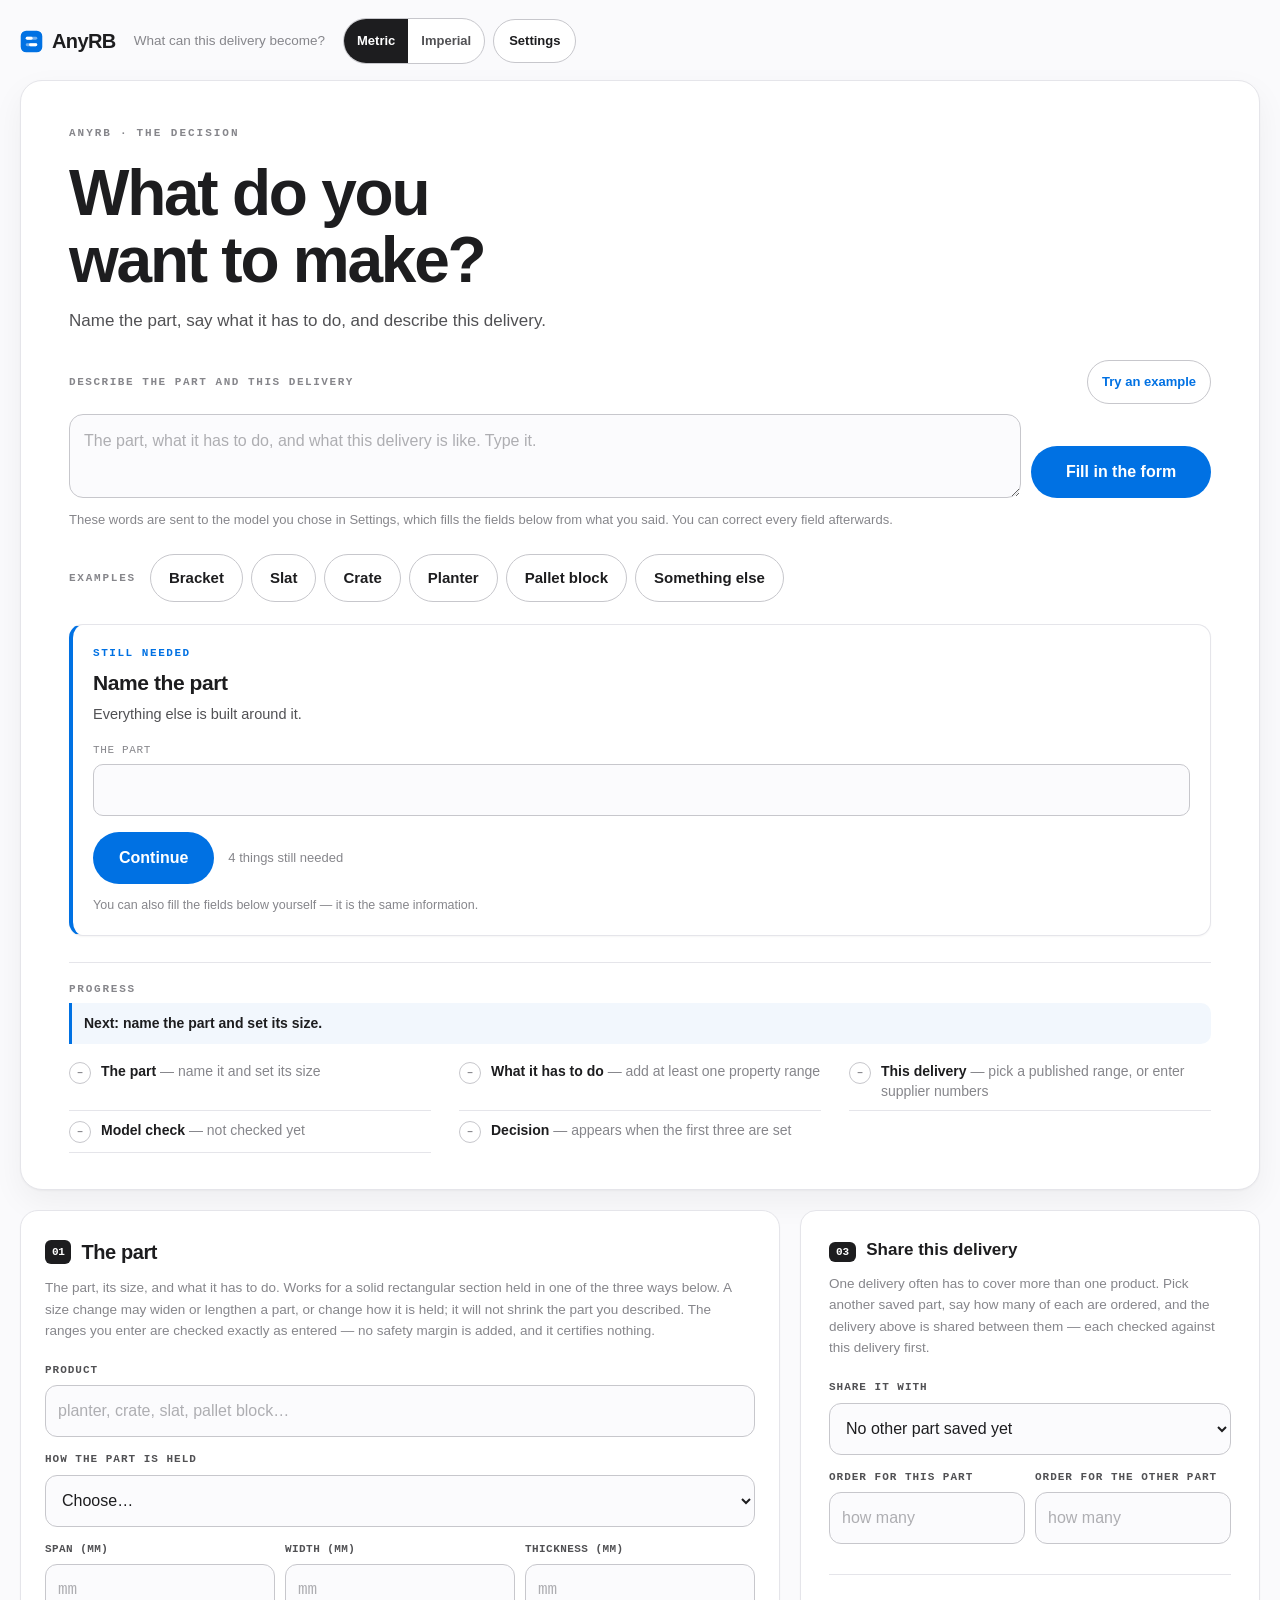
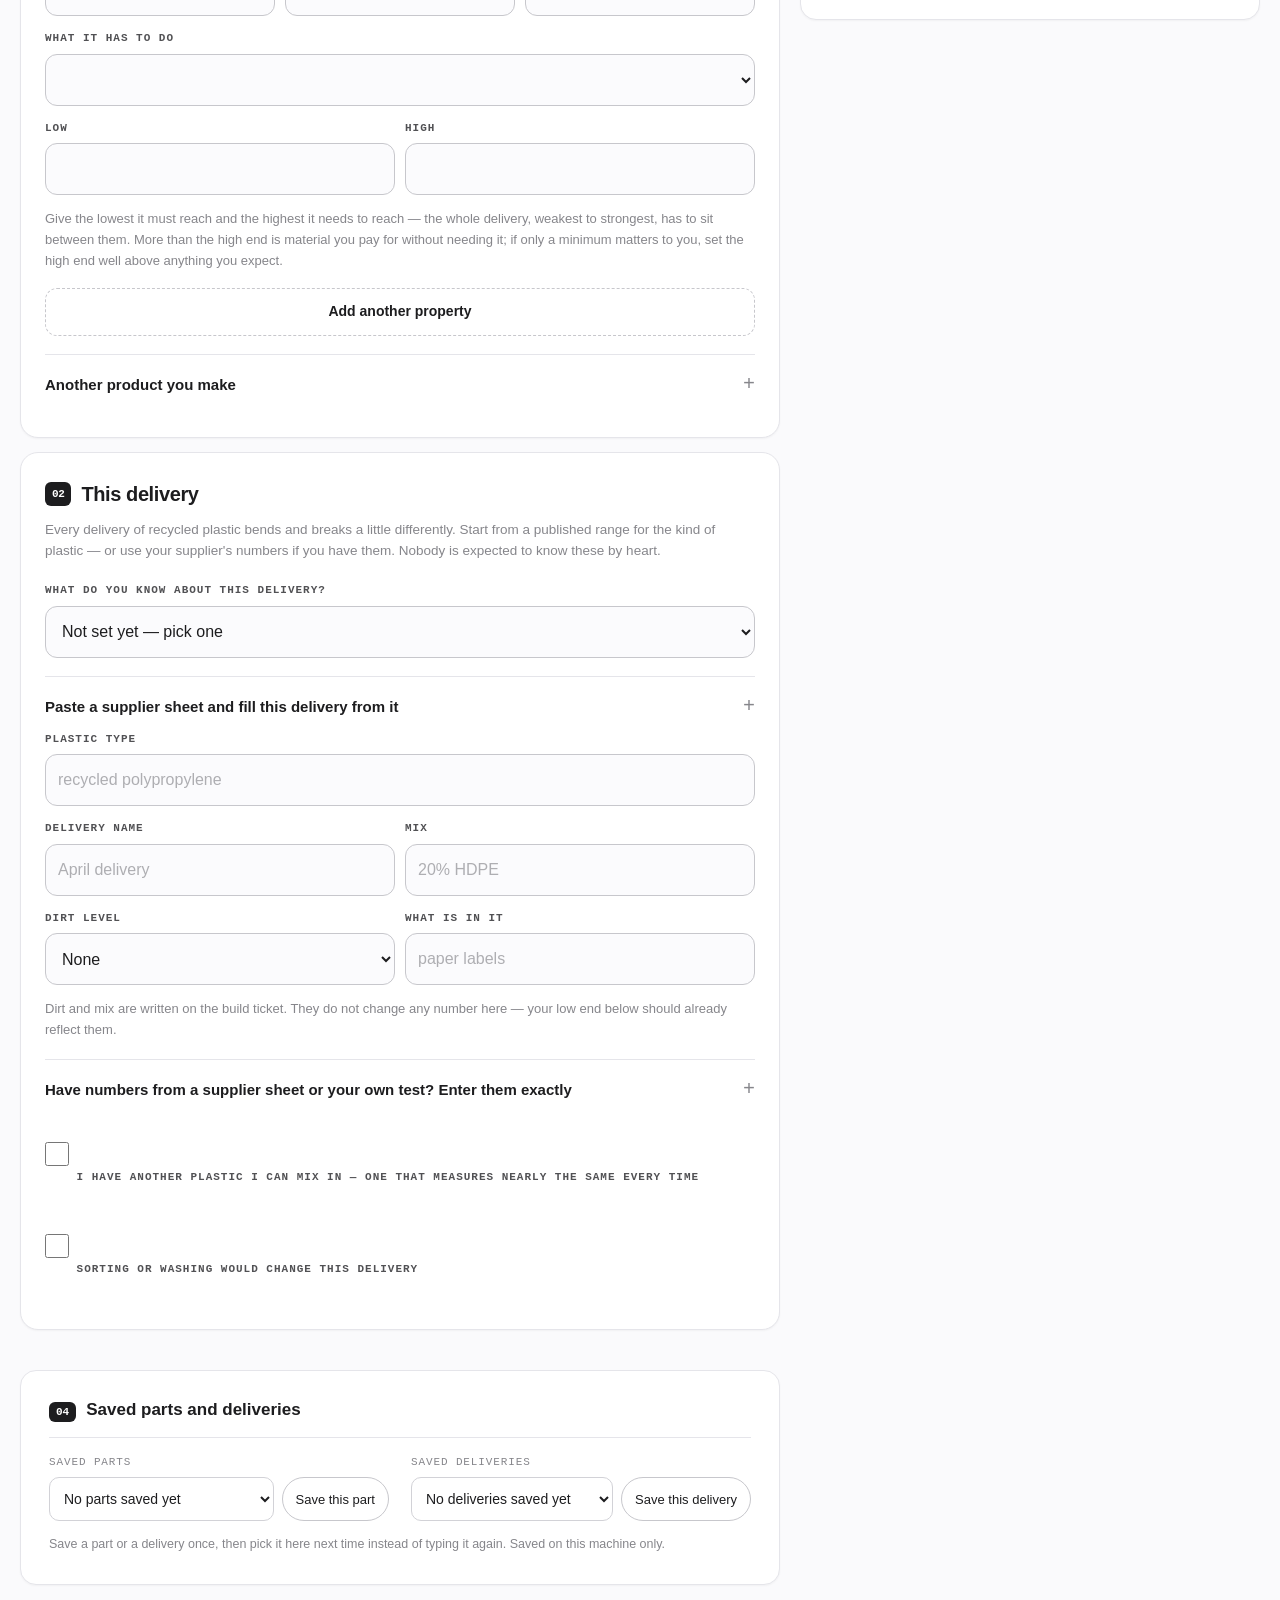
<file: index.html>
<!doctype html>
<html lang="en">
<head>
<meta charset="utf-8">
<meta name="viewport" content="width=device-width, initial-scale=1">
<title>AnyRB — turn this delivery into a build</title>
<link rel="icon" href="data:image/svg+xml,%3Csvg xmlns='http://www.w3.org/2000/svg' viewBox='0 0 64 64'%3E%3Crect x='2' y='2' width='60' height='60' rx='15' fill='%230071e3'/%3E%3Crect x='16' y='19' width='32' height='8' rx='4' fill='%23ffffff' opacity='0.45'/%3E%3Crect x='16' y='19' width='19' height='8' rx='4' fill='%23ffffff'/%3E%3Crect x='16' y='37' width='32' height='8' rx='4' fill='%23ffffff' opacity='0.45'/%3E%3Crect x='25' y='37' width='23' height='8' rx='4' fill='%23ffffff'/%3E%3C/svg%3E">
<meta name="description" content="Turn a changing recycled-plastic delivery into a build that stays inside the strength, stiffness or weight range you need.">
<style>
/* ==========================================================================
   AnyRB — Air (Apple-light)
   Airy single column, system type, hairlines do the hierarchy.
   One solid blue accent, reserved for the next action. Pass = engineered
   green, fail = muted orange. Soft restrained depth, no gradients,
   no glassmorphism, no shadow soup.
   ========================================================================== */

:root {
  --paper: #fafafc;
  --surface: #ffffff;
  --surface-2: #f2f2f5;
  --ink: #1d1d1f;
  --ink-soft: #2c2c2e;
  --ink-mute: #515154;
  --muted: #86868b;
  --faint: #aeaeb2;
  --line: #e5e5ea;
  --line-2: #e5e5ea;
  --card: #ffffff;
  --field: #d2d2d7;
  --white: #ffffff;
  --line-strong: #c7c7cc;
  --dark-line: #e5e5ea;
  --dark-mute: #86868b;
  --accent: #0071e3;
  --pass: #1d8127;
  --pass-dark: #145c1f;
  --pass-bg: #eef7ee;
  --fail: #a33d00;
  --fail-dark: #7a2e00;
  --fail-bg: #fdf1e7;
  --target-band: #e8e8ed;
  --sans: -apple-system, BlinkMacSystemFont, "SF Pro Text", "Helvetica Neue",
    Helvetica, Arial, sans-serif;
  --mono: ui-monospace, "SF Mono", SFMono-Regular, Menlo, Consolas,
    "Liberation Mono", monospace;
}

*,
*::before,
*::after { box-sizing: border-box; }

[hidden] { display: none !important; }

html { background: var(--paper); }

body {
  margin: 0;
  min-height: 100vh;
  background: var(--paper);
  color: var(--ink);
  font-family: var(--sans);
  font-size: 17px;
  line-height: 1.5;
  -webkit-font-smoothing: antialiased;
  -webkit-text-size-adjust: 100%;
  text-rendering: optimizeLegibility;
}

button, input, select, textarea { font: inherit; }
button { -webkit-tap-highlight-color: transparent; cursor: pointer; }
::selection { background: rgba(0, 113, 227, 0.18); }

:focus-visible {
  outline: 3px solid var(--accent);
  outline-offset: 2px;
}

.sr-only {
  position: absolute;
  width: 1px; height: 1px;
  padding: 0; margin: -1px;
  overflow: hidden;
  clip: rect(0, 0, 0, 0);
  white-space: nowrap;
  border: 0;
}

.is-fading { opacity: 0.35; }
#decision, #support, #build-list, #gap { transition: opacity 160ms ease; }

/* Numerals never wobble: mono + tabular figures wherever numbers live. */
.verdict-table td.num,
.verdict-table .v-status,
.rv-scale, .rv-margin,
.build-row .size, .build-row .prop, .build-row .added,
.trace-row, .p-mark, .sec-num {
  font-family: var(--mono);
  font-variant-numeric: tabular-nums;
}

/* ------------------------------------------------------------------ top */
.top {
  display: flex;
  flex-wrap: wrap;
  align-items: center;
  gap: 8px 10px;
  max-width: 1320px;
  margin: 0 auto;
  padding: 14px 16px 0;
}

.brand {
  display: inline-flex;
  align-items: center;
  gap: 9px;
  min-height: 44px;
  color: var(--ink);
  font-size: 20px;
  font-weight: 800;
  letter-spacing: -0.03em;
  text-decoration: none;
}
.brand svg {
  flex: none;
  width: 23px; height: 23px;
  border-radius: 6px;
}

.top-note { display: none; }

.top-actions {
  display: flex;
  align-items: center;
  gap: 8px;
  margin-left: auto;
}

.unit-toggle {
  display: flex;
  overflow: hidden;
  border: 1px solid var(--line-strong);
  border-radius: 999px;
  background: var(--surface);
}
.unit-toggle button {
  min-height: 44px;
  padding: 0 13px;
  border: 0;
  background: transparent;
  color: var(--ink-mute);
  font-size: 13px;
  font-weight: 600;
}
.unit-toggle button.is-active { background: var(--ink); color: #fff; }

.settings-open {
  min-height: 44px;
  padding: 0 15px;
  border: 1px solid var(--line-strong);
  border-radius: 999px;
  background: var(--surface);
  color: var(--ink);
  font-size: 13px;
  font-weight: 600;
}
.settings-open:active, .unit-toggle button:active { background: var(--surface-2); }

/* ---------------------------------------------------------- decision bar */
.decision-bar {
  position: sticky;
  top: 0;
  z-index: 40;
  display: flex;
  align-items: center;
  gap: 10px;
  padding: 8px 12px;
  background: rgba(250, 250, 252, 0.88);
  -webkit-backdrop-filter: blur(12px);
  backdrop-filter: blur(12px);
  border-bottom: 1px solid var(--line);
  color: var(--ink);
}
.decision-dot {
  flex: none;
  width: 11px; height: 11px;
  border-radius: 50%;
  background: var(--line-strong);
}
.decision-dot.pass { background: #30a24c; }
.decision-dot.fail { background: #c75000; }
.decision-bar-text {
  flex: 1 1 auto;
  min-width: 0;
  overflow: hidden;
  text-overflow: ellipsis;
  white-space: nowrap;
  font-size: 14px;
  font-weight: 700;
  letter-spacing: -0.01em;
}
.decision-bar-action {
  flex: none;
  min-height: 44px;
  padding: 0 16px;
  border: 0;
  border-radius: 999px;
  background: var(--accent);
  color: #fff;
  font-size: 14px;
  font-weight: 800;
}
.decision-bar-action:active { opacity: 0.85; }

/* ----------------------------------------------------------------- page */
.page {
  max-width: 1320px;
  margin: 0 auto;
  padding: 12px 12px 72px;
}

/* ------------------------------------------------------- decision panel */
.decision-panel {
  padding: 28px 20px 24px;
  background: var(--surface);
  border: 1px solid var(--line);
  border-radius: 22px;
  box-shadow: 0 1px 2px rgba(0, 0, 0, 0.04), 0 12px 32px rgba(0, 0, 0, 0.05);
  color: var(--ink);
}

.panel-kicker {
  display: flex;
  align-items: center;
  gap: 8px;
  margin: 0 0 18px;
  font-family: var(--mono);
  font-size: 11px;
  font-weight: 700;
  letter-spacing: 0.18em;
  text-transform: uppercase;
  color: var(--muted);
}
.panel-kicker span { color: var(--muted); }

.decision-panel h1 {
  margin: 0;
  max-width: 22ch;
  font-size: 34px;
  font-weight: 800;
  letter-spacing: -0.035em;
  line-height: 1.05;
  text-wrap: balance;
  overflow-wrap: break-word;
}

.support {
  margin: 14px 0 0;
  max-width: 62ch;
  color: var(--ink-mute);
  font-size: 16px;
  line-height: 1.55;
  overflow-wrap: break-word;
}

/* brief */
.brief { margin-top: 26px; }

.brief-head {
  display: flex;
  flex-wrap: wrap;
  align-items: center;
  justify-content: space-between;
  gap: 8px;
  margin-bottom: 10px;
}
.brief-head label {
  font-family: var(--mono);
  font-size: 11px;
  font-weight: 700;
  letter-spacing: 0.14em;
  text-transform: uppercase;
  color: var(--muted);
}
.brief-sample {
  min-height: 44px;
  padding: 0 14px;
  border: 1px solid var(--line-strong);
  border-radius: 999px;
  background: var(--surface);
  color: var(--accent);
  font-size: 13px;
  font-weight: 600;
}
.brief-sample:active { border-color: var(--accent); }

.brief-row {
  display: flex;
  flex-direction: column;
  gap: 10px;
}
.brief-row textarea {
  width: 100%;
  min-width: 0;
  min-height: 104px;
  padding: 14px;
  resize: vertical;
  border: 1px solid var(--line-strong);
  border-radius: 14px;
  background: #fbfbfd;
  color: var(--ink);
  font-size: 16px;
  line-height: 1.5;
}
.brief-row textarea::placeholder { color: var(--faint); }
.brief-row textarea:focus { border-color: var(--accent); outline: none; }

.brief-submit {
  width: 100%;
  min-height: 52px;
  border-radius: 999px;
  font-size: 16px;
  font-weight: 800;
}
.brief-submit { border: 0; background: var(--accent); color: #fff; }
.brief-submit:disabled { opacity: 0.4; }

.brief-help {
  margin: 12px 0 0;
  color: var(--muted);
  font-size: 13px;
  line-height: 1.55;
}
.brief-status {
  min-height: 1.3em;
  margin: 8px 0 0;
  color: var(--ink-mute);
  font-size: 13px;
  line-height: 1.5;
}
.brief-status:empty { min-height: 0; margin-top: 0; }
.brief-status.is-working { color: var(--accent); font-weight: 700; }

/* progress */
.progress {
  margin-top: 26px;
  padding-top: 18px;
  border-top: 1px solid var(--line);
}
.progress-head { margin-bottom: 6px; }
.progress-title {
  margin: 0 0 6px;
  font-family: var(--mono);
  font-size: 11px;
  font-weight: 700;
  letter-spacing: 0.16em;
  text-transform: uppercase;
  color: var(--muted);
}
.progress-next {
  margin: 0;
  padding: 10px 12px;
  border-left: 3px solid var(--accent);
  background: #f2f7fd;
  color: var(--ink);
  font-size: 14px;
  font-weight: 700;
  line-height: 1.45;
  border-radius: 0 10px 10px 0;
}
.progress-list { list-style: none; margin: 8px 0 0; padding: 0; }
.progress-item {
  display: flex;
  align-items: flex-start;
  gap: 10px;
  padding: 9px 0;
  border-bottom: 1px solid var(--line);
  color: var(--muted);
  font-size: 14px;
  line-height: 1.45;
}
.progress-item:last-child { border-bottom: 0; }
.progress-item .p-mark {
  display: grid;
  place-items: center;
  flex: none;
  width: 22px; height: 22px;
  margin-top: 1px;
  border: 1.5px solid var(--line-strong);
  border-radius: 50%;
  font-size: 11px;
  font-weight: 700;
}
.progress-item .p-text { min-width: 0; overflow-wrap: break-word; }
.progress-item .p-text strong { color: var(--ink); font-weight: 700; }
.progress-item.is-done { color: var(--ink-soft); }
.progress-item.is-done .p-mark {
  border-color: var(--accent);
  background: var(--accent);
  color: #fff;
}

/* examples */
.cases {
  display: grid;
  grid-template-columns: 1fr 1fr;
  gap: 8px;
  margin-top: 24px;
}
.cases-label {
  grid-column: 1 / -1;
  font-family: var(--mono);
  font-size: 11px;
  font-weight: 700;
  letter-spacing: 0.16em;
  text-transform: uppercase;
  color: var(--muted);
}
.case {
  min-height: 48px;
  padding: 6px 12px;
  border: 1px solid var(--line-strong);
  border-radius: 999px;
  background: var(--surface);
  color: var(--ink);
  font-size: 15px;
  font-weight: 600;
}
.case:active { border-color: var(--accent); color: var(--accent); }
.case-note {
  margin: 10px 0 0;
  color: var(--muted);
  font-size: 13px;
  line-height: 1.5;
}

/* primary action + jump link, inside the panel */
.pill {
  width: 100%;
  min-height: 56px;
  margin-top: 22px;
  padding: 0 22px;
  border: 0;
  border-radius: 999px;
  background: var(--accent);
  color: #fff;
  font-size: 17px;
  font-weight: 800;
  letter-spacing: -0.01em;
}
.pill:active { opacity: 0.85; }
.pill:disabled { opacity: 0.4; }

.see-details {
  display: flex;
  align-items: center;
  justify-content: center;
  min-height: 48px;
  margin-top: 8px;
  color: var(--accent);
  font-size: 15px;
  font-weight: 700;
  text-decoration: underline;
  text-decoration-thickness: 2px;
  text-underline-offset: 5px;
}

/* ------------------------------------------------------------ work area */
.work {
  display: grid;
  grid-template-columns: minmax(0, 1fr);
  gap: 14px;
  margin-top: 14px;
  align-items: start;
}
.bench { display: grid; gap: 14px; min-width: 0; }

/* --------------------------------------------------------------- results */
.results {
  min-width: 0;
  padding: 18px 16px 20px;
  background: var(--surface);
  border: 1px solid var(--line);
  border-radius: 18px;
  box-shadow: 0 1px 2px rgba(0, 0, 0, 0.04), 0 12px 32px rgba(0, 0, 0, 0.05);
}
.results-kicker {
  display: flex;
  align-items: center;
  gap: 8px;
  margin: 0 0 14px;
  font-family: var(--mono);
  font-size: 11px;
  font-weight: 700;
  letter-spacing: 0.18em;
  text-transform: uppercase;
  color: var(--muted);
}
.results-kicker::before {
  content: "";
  width: 9px; height: 9px;
  background: var(--accent);
  border-radius: 2px;
}

/* --- verdict: the centrepiece of Results --- */
.verdict {
  overflow: hidden;
  border: 1px solid var(--line);
  border-radius: 16px;
  background: var(--surface);
}
.verdict:has(.verdict-chip.pass) { border-color: #cfe3d1; }
.verdict:has(.verdict-chip.fail) { border-color: #f0d5bd; }

.verdict-head {
  display: flex;
  flex-direction: column;
  align-items: flex-start;
  gap: 10px;
  padding: 16px;
  background: var(--surface);
  color: var(--ink);
}
.verdict:has(.verdict-chip.pass) .verdict-head { background: #f4faf4; }
.verdict:has(.verdict-chip.fail) .verdict-head { background: #fdf6ef; }

.verdict-chip {
  display: inline-flex;
  align-items: center;
  min-height: 34px;
  padding: 4px 14px;
  border-radius: 999px;
  background: var(--surface-2);
  color: var(--ink);
  font-family: var(--mono);
  font-size: 14px;
  font-weight: 800;
  letter-spacing: 0.1em;
  text-transform: uppercase;
}
.verdict-chip.pass { background: #dff0e0; color: var(--pass); border: 1px solid #cfe3d1; }
.verdict-chip.fail { background: var(--fail-bg); color: var(--fail); border: 1px solid #f0d5bd; }

.verdict-title {
  font-size: 20px;
  font-weight: 800;
  letter-spacing: -0.02em;
  line-height: 1.25;
  overflow-wrap: break-word;
}
.verdict-build {
  margin: 0;
  padding: 12px 16px 0;
  color: var(--ink-soft);
  font-size: 14px;
  font-weight: 600;
  line-height: 1.5;
  overflow-wrap: break-word;
}

/* Requirements table — stacked labelled blocks on the phone,
   a true table from 680px up (see breakpoints below). */
.verdict-table { display: block; width: 100%; padding: 4px 16px 0; }
.verdict-table thead { display: none; }
.verdict-table tbody { display: block; }
.verdict-table tr { display: block; }
.verdict-table td { display: block; }

.verdict-table tbody > tr:not(.v-bar-row):not(.v-legend) {
  display: grid;
  grid-template-columns: 1fr 1fr;
  gap: 6px 16px;
  padding: 14px 0 6px;
  border-top: 1px solid var(--line);
}
.verdict-table tbody > tr:not(.v-bar-row):not(.v-legend):first-child {
  border-top: 0;
}
.verdict-table td:first-child {
  grid-column: 1 / -1;
  font-size: 16px;
  font-weight: 800;
  letter-spacing: -0.01em;
}
.verdict-table td.num {
  font-size: 15px;
  font-weight: 700;
  line-height: 1.35;
  overflow-wrap: break-word;
}
.verdict-table td.num::before {
  display: block;
  margin-bottom: 2px;
  font-family: var(--sans);
  font-size: 10px;
  font-weight: 700;
  letter-spacing: 0.12em;
  text-transform: uppercase;
  color: var(--muted);
}
.verdict-table td.num:nth-child(2)::before { content: "You need"; }
.verdict-table td.num:nth-child(3)::before { content: "This build gives"; }

.verdict-table .v-status {
  grid-column: 1 / -1;
  font-size: 12.5px;
  font-weight: 700;
  line-height: 1.45;
  overflow-wrap: break-word;
}
.v-status.pass { color: var(--pass); }
.v-status.fail { color: var(--fail); }

.v-bar-row td { padding: 4px 0 12px; }
.v-legend td {
  padding: 2px 0 6px;
  color: var(--muted);
  font-size: 12px;
  line-height: 1.5;
}
.verdict-next {
  margin: 10px 16px 0;
  padding: 12px 0 16px;
  border-top: 1px solid var(--line);
  font-size: 14px;
  font-weight: 800;
  line-height: 1.45;
}

/* range bars — shared by the verdict table and the range view */
.rv-track {
  position: relative;
  height: 14px;
  border-radius: 7px;
  background: var(--target-band);
  overflow: hidden;
}
.rv-target {
  position: absolute;
  top: 0; bottom: 0;
  background: transparent;
}
.rv-bar {
  position: absolute;
  top: 0; bottom: 0;
  min-width: 4px;
  border-radius: 7px;
  background: var(--ink);
}
.rv-bar.pass { background: var(--ink); }
.rv-bar.fail { background: var(--fail); }
.v-bar-row .rv-track { height: 14px; }

.range-view { margin-top: 16px; }
.range-view:empty { display: none; }
.rv-title { margin: 0 0 12px; font-size: 14px; font-weight: 800; }
.rv-row { margin-bottom: 18px; }
.rv-head { margin-bottom: 8px; }
.rv-name {
  display: block;
  font-size: 14px;
  font-weight: 600;
  line-height: 1.45;
  overflow-wrap: break-word;
}
.rv-margin {
  display: block;
  margin-top: 3px;
  font-size: 12px;
  line-height: 1.45;
  color: var(--muted);
  overflow-wrap: break-word;
}
.rv-margin.pass { color: var(--pass); font-weight: 700; }
.rv-margin.fail { color: var(--fail); font-weight: 700; }
.rv-scale {
  display: flex;
  justify-content: space-between;
  gap: 12px;
  margin-top: 5px;
  color: var(--faint);
  font-size: 10.5px;
}
.rv-legend { margin: 0; color: var(--muted); font-size: 12px; line-height: 1.5; }

/* builds that pass */
.builds { margin-top: 22px; padding-top: 18px; border-top: 1px solid var(--line); }
.section-head { margin-bottom: 4px; }
.section-head h3, .results h3 {
  margin: 0;
  font-size: 17px;
  font-weight: 800;
  letter-spacing: -0.015em;
}
.model-status {
  margin: 5px 0 0;
  color: var(--muted);
  font-size: 12.5px;
  line-height: 1.5;
}

/* "Get a fresh answer": a saved answer is a convenience, never a trap. */
.recall {
  background: none;
  border: 0;
  padding: 0;
  margin: 4px 0 0;
  color: var(--accent);
  font-size: 12.5px;
  text-decoration: underline;
  text-underline-offset: 3px;
  cursor: pointer;
}
.recall:hover { opacity: 0.8; }

/* Fields the model filled from the user's words stay editable; the mark
 * says where they came from and clears on the first edit. */
.ai-filled {
  border-color: var(--accent) !important;
  box-shadow: inset 3px 0 0 var(--accent);
}

.build-list { list-style: none; margin: 10px 0 0; padding: 0; }
.build-row {
  display: grid;
  grid-template-columns: 1fr 1fr;
  gap: 5px 14px;
  padding: 14px 0;
  border-top: 1px solid var(--line);
  font-size: 14px;
}
.build-row:last-child { border-bottom: 1px solid var(--line); }
.build-row .move {
  grid-column: 1 / -1;
  font-size: 15px;
  font-weight: 700;
  line-height: 1.4;
  overflow-wrap: break-word;
}
.least {
  display: block;
  width: fit-content;
  max-width: 100%;
  margin-top: 5px;
  padding: 2px 8px;
  border: 1px solid var(--line-strong);
  border-radius: 999px;
  color: var(--muted);
  font-family: var(--mono);
  font-size: 10px;
  font-weight: 700;
  letter-spacing: 0.04em;
  vertical-align: 2px;
}
.build-row .size, .build-row .prop { font-size: 12px; line-height: 1.5; color: var(--ink-soft); overflow-wrap: break-word; }
.build-row .added { grid-column: 1 / -1; font-size: 12px; color: var(--muted); }

.build-row.winner {
  margin: 10px -8px 0;
  padding: 14px 12px;
  border: 0;
  border-radius: 12px;
  background: #eef4ff;
}
.build-row.winner + .build-row { border-top: 0; }
.build-row.winner .size, .build-row.winner .prop { color: var(--ink-soft); }
.build-row.winner .added { color: var(--muted); }
.build-row.winner .least {
  background: var(--accent);
  border-color: var(--accent);
  color: #fff;
}

.empty-build { margin: 14px 0 0; color: var(--muted); font-size: 14px; line-height: 1.5; }

.run-row { margin-top: 16px; }
.run-field { margin-bottom: 0; }
.run-note { margin: 10px 0 0; font-size: 14px; line-height: 1.55; }
.run-note:empty { display: none; }

/* downloads */
.downloads { margin-top: 22px; padding-top: 18px; border-top: 1px solid var(--line); }
.downloads-note { margin: 0 0 12px; font-size: 14px; line-height: 1.55; }
.downloads-row { display: flex; flex-direction: column; gap: 8px; }
.dl-button {
  min-height: 48px;
  padding: 0 16px;
  border: 1px solid var(--line-strong);
  border-radius: 999px;
  background: var(--surface);
  color: var(--accent);
  font-size: 14px;
  font-weight: 700;
}
.dl-button:active { background: var(--surface-2); }
.downloads-formats { margin: 10px 0 0; color: var(--muted); font-size: 12.5px; line-height: 1.55; }

/* model trace */
.meta-trace {
  margin-top: 18px;
  padding-top: 14px;
  border-top: 1px solid var(--line);
  color: var(--muted);
  font-size: 12px;
  line-height: 1.55;
}
.trace-head { margin: 0 0 8px; color: var(--ink-soft); font-weight: 600; }
.trace-row {
  display: flex;
  align-items: baseline;
  gap: 10px;
  padding: 5px 0;
  border-top: 1px dotted var(--line-strong);
  font-size: 11px;
}
.trace-state { flex: none; min-width: 86px; font-weight: 700; }
.trace-state.accepted { color: var(--pass); }
.trace-state.rejected { color: var(--fail); }
.trace-text { min-width: 0; overflow-wrap: break-word; }
.trace-note { margin: 8px 0 0; color: var(--faint); }

/* batch gap */
.results-subhead { margin: 24px 0 0; padding-top: 18px; border-top: 1px solid var(--line); }
.gap { margin-top: 10px; font-size: 14px; line-height: 1.6; color: var(--ink-soft); }
.gap p { margin: 0 0 10px; overflow-wrap: break-word; }
.gap .gap-head { color: var(--ink); font-size: 16px; font-weight: 800; line-height: 1.4; }
.gap .gap-note { color: var(--muted); font-size: 12.5px; }

/* ask */
.ask { margin-top: 24px; padding-top: 18px; border-top: 1px solid var(--line); }
.ask-row { display: flex; flex-direction: column; gap: 10px; margin-top: 12px; }
.ask-row input {
  width: 100%;
  min-width: 0;
  min-height: 52px;
  padding: 0 14px;
  border: 1px solid var(--line-strong);
  border-radius: 12px;
  background: var(--surface);
  color: var(--ink);
  font-size: 16px;
}
.ask-row input:focus { border-color: var(--accent); outline: none; }
.ask-button {
  min-height: 52px;
  border: 0;
  border-radius: 999px;
  background: var(--ink);
  color: #fff;
  font-size: 16px;
  font-weight: 800;
}
.ask-button:active { opacity: 0.85; }
.ask-status { min-height: 1.3em; margin: 10px 0 0; color: var(--muted); font-size: 13px; line-height: 1.5; }
.ask-status:empty { min-height: 0; }
.ask-answer { margin-top: 8px; font-size: 14px; line-height: 1.6; }
.ask-answer p { margin: 0 0 9px; overflow-wrap: break-word; }
.ask-answer ul { margin: 0; padding-left: 20px; }
.ask-answer li { margin-bottom: 5px; }

/* ------------------------------------------------------- bench sections */
.engineering, .batch {
  min-width: 0;
  padding: 20px 16px 22px;
  background: var(--surface);
  border: 1px solid var(--line);
  border-radius: 18px;
  box-shadow: 0 1px 2px rgba(0, 0, 0, 0.04);
}
.engineering h2, .batch h2 {
  display: flex;
  align-items: center;
  margin: 0;
  font-size: 20px;
  font-weight: 800;
  letter-spacing: -0.02em;
}
.sec-num {
  flex: none;
  margin-right: 10px;
  padding: 4px 7px;
  border-radius: 6px;
  background: var(--ink);
  color: #fff;
  font-size: 11px;
  font-weight: 700;
}
.section-note { margin: 10px 0 20px; color: var(--muted); font-size: 13.5px; line-height: 1.6; }

.fields { min-width: 0; }
.field { min-width: 0; margin-bottom: 14px; }
.field label {
  display: block;
  margin-bottom: 7px;
  font-family: var(--mono);
  font-size: 11px;
  font-weight: 700;
  letter-spacing: 0.09em;
  text-transform: uppercase;
  color: var(--ink-mute);
}
.field input, .field select {
  width: 100%;
  min-width: 0;
  min-height: 52px;
  padding: 0 12px;
  border: 1px solid var(--line-strong);
  border-radius: 12px;
  background: #fbfbfd;
  color: var(--ink);
  font-size: 16px;
}
.field input::placeholder { color: var(--faint); }
.field input:focus, .field select:focus { border-color: var(--accent); outline: none; }

/* Measured numbers read as instruments, not prose. */
#span, #width, #thickness,
#other-span, #other-width, #other-thickness,
#target-min, #target-max,
#e-min, #e-max, #s-min, #s-max, #density,
#steady-e, #steady-s, #run-size,
.extra-target input {
  font-family: var(--mono);
  font-variant-numeric: tabular-nums;
  font-size: 16px;
}

.grid2, .grid3 { display: grid; gap: 10px; min-width: 0; }
.grid2 { grid-template-columns: repeat(2, minmax(0, 1fr)); }
.grid3 { grid-template-columns: repeat(3, minmax(0, 1fr)); }
.grid3 .field label { letter-spacing: 0.04em; }

.check-field { margin-top: 4px; }
.check {
  display: flex;
  align-items: flex-start;
  gap: 11px;
  min-height: 48px;
  padding: 10px 0;
  color: var(--ink-soft);
  font-size: 15px;
  line-height: 1.45;
  cursor: pointer;
}
.check input {
  flex: none;
  width: 24px; height: 24px;
  margin: 0;
  accent-color: var(--accent);
}
.steady-fields { padding-top: 4px; }
.batch-note { margin: 0 0 14px; font-size: 13.5px; line-height: 1.6; color: var(--ink-soft); }

.add-target {
  width: 100%;
  min-height: 48px;
  margin-top: 2px;
  border: 1px dashed var(--line-strong);
  border-radius: 12px;
  background: transparent;
  color: var(--ink);
  font-size: 14px;
  font-weight: 700;
}
.add-target:active { border-color: var(--accent); }

.extra-target {
  display: grid;
  grid-template-columns: 1fr 1fr;
  gap: 0 10px;
  align-items: end;
  margin-top: 6px;
  padding: 14px 0 4px;
  border-top: 1px solid var(--line);
}
.extra-target .field:first-child { grid-column: 1 / -1; }
.extra-target .remove-target {
  grid-column: 1 / -1;
  justify-self: start;
  min-height: 44px;
  padding: 0 4px;
  border: 0;
  background: transparent;
  color: var(--fail);
  font-size: 13px;
  font-weight: 700;
  text-decoration: underline;
  text-underline-offset: 4px;
}

/* disclosure groups */
.other-group, .measured-group {
  margin-top: 18px;
  padding-top: 6px;
  border-top: 1px solid var(--line);
}
.other-group summary, .measured-group summary {
  display: flex;
  align-items: center;
  min-height: 48px;
  padding: 8px 0;
  color: var(--ink);
  font-size: 15px;
  font-weight: 700;
  line-height: 1.4;
  cursor: pointer;
  list-style: none;
}
.other-group summary::-webkit-details-marker,
.measured-group summary::-webkit-details-marker { display: none; }
.other-group summary::after, .measured-group summary::after {
  content: "+";
  flex: none;
  margin-left: auto;
  padding-left: 14px;
  font-family: var(--mono);
  font-size: 20px;
  font-weight: 400;
  color: var(--muted);
}
.other-group[open] summary::after, .measured-group[open] summary::after { content: "–"; }
.measured-note { margin: 0 0 14px; color: var(--muted); font-size: 13px; line-height: 1.6; }

/* -------------------------------------------------------------- settings */
.settings {
  width: min(480px, calc(100vw - 32px));
  padding: 24px 20px;
  border: 1px solid var(--line);
  border-radius: 18px;
  background: var(--surface);
  color: var(--ink);
  box-shadow: 0 12px 40px rgba(0, 0, 0, 0.12);
}
.settings::backdrop { background: rgba(0, 0, 0, 0.28); }
.settings h2 { margin: 0 0 18px; font-size: 21px; font-weight: 800; letter-spacing: -0.02em; }
.settings-note { margin: 4px 0 18px; color: var(--muted); font-size: 12.5px; line-height: 1.6; }
.settings-row { display: flex; flex-direction: column; gap: 8px; }
.settings-row .dl-button { width: 100%; }
.settings-save {
  width: 100%;
  min-height: 48px;
  border: 0;
  border-radius: 999px;
  background: var(--accent);
  color: #fff;
  font-size: 15px;
  font-weight: 800;
}

/* ============================================================ >= 680px */
@media (min-width: 680px) {
  .page { padding: 16px 20px 80px; }
  .top { padding: 18px 20px 0; }

  .decision-panel { padding: 34px 30px 28px; border-radius: 22px; }
  .decision-panel h1 { font-size: 48px; }
  .support { font-size: 17px; }

  .brief-row { flex-direction: row; flex-wrap: wrap; align-items: stretch; }
  .brief-row textarea { flex: 1 1 100%; }
  .brief-submit { flex: 1 1 0; width: auto; }

  .progress-list {
    display: grid;
    grid-template-columns: 1fr 1fr;
    gap: 0 28px;
  }
  .cases { display: flex; flex-wrap: wrap; align-items: center; }
  .cases-label { width: 100%; }
  .case { padding: 6px 18px; }
  .pill { width: auto; min-width: 260px; padding: 0 30px; }
  .see-details { display: inline-flex; margin-left: 14px; }

  .results { padding: 22px 22px 24px; }
  .ask-row { flex-direction: row; }
  .ask-row input { flex: 1 1 auto; }
  .ask-button { flex: none; width: 150px; }
  .downloads-row { flex-direction: row; flex-wrap: wrap; }
  .dl-button { width: auto; }
  .settings-row { flex-direction: row; align-items: center; }
  .settings-row .dl-button { width: auto; }
  .settings-save { width: auto; margin-left: auto; padding: 0 22px; }

  /* The requirements table becomes a table again. */
  .verdict-table { display: table; border-collapse: collapse; padding: 0; }
  .verdict-table thead { display: table-header-group; }
  .verdict-table tbody { display: table-row-group; }
  .verdict-table tr,
  .verdict-table tbody > tr:not(.v-bar-row):not(.v-legend) {
    display: table-row;
    padding: 0;
  }
  .verdict-table td,
  .verdict-table td:first-child,
  .verdict-table .v-status { display: table-cell; }
  .verdict-table th {
    padding: 14px 10px 8px 0;
    border-top: 1px solid var(--line);
    text-align: left;
    font-family: var(--mono);
    font-size: 10px;
    font-weight: 700;
    letter-spacing: 0.1em;
    text-transform: uppercase;
    color: var(--muted);
  }
  .verdict-table th:last-child, .verdict-table td:last-child { padding-right: 16px; }
  .verdict-table th:first-child, .verdict-table td:first-child { padding-left: 16px; }
  .verdict-table td {
    padding: 10px 10px 5px 0;
    border-top: 1px solid var(--line);
    vertical-align: top;
    font-size: 14px;
  }
  .verdict-table td.num { font-size: 13px; }
  .verdict-table td.num::before { display: none; }
  .verdict-table .v-status { font-size: 11.5px; }
  .v-bar-row td { border-top: 0; padding: 3px 16px 12px; }
  .v-legend td { border-top: 0; padding: 0 16px 6px; }
  .verdict-build { padding: 14px 16px 2px; }

  .rv-head {
    display: flex;
    flex-wrap: wrap;
    align-items: baseline;
    gap: 3px 16px;
  }
  .rv-name { flex: 1 1 260px; }
  .rv-margin { margin-top: 0; text-align: right; }

  .build-row {
    grid-template-columns: 1.15fr 1fr 1fr auto;
    align-items: baseline;
  }
  .build-row .move { grid-column: auto; }
  .build-row .added { grid-column: auto; white-space: nowrap; }
  .build-row.winner { margin-left: -10px; margin-right: -10px; padding: 14px; }

  .section-head {
    display: flex;
    align-items: baseline;
    justify-content: space-between;
    gap: 18px;
  }
  .section-head h3 { flex: none; }
  .section-head .model-status { flex: 1 1 auto; margin-top: 0; text-align: right; }

  .run-row { display: flex; align-items: flex-end; gap: 18px; }
  .run-field { flex: 0 1 210px; }
  .run-note { flex: 1 1 220px; margin: 0; padding-bottom: 12px; }

  .engineering, .batch { padding: 26px 24px 28px; }
  .extra-target { grid-template-columns: 1.2fr 0.8fr 0.8fr auto; }
  .extra-target .field:first-child { grid-column: auto; }
  .extra-target .remove-target { grid-column: auto; justify-self: end; }
}

/* =========================================================== >= 1024px */
@media (min-width: 1024px) {
  .top-note {
    display: block;
    color: var(--muted);
    font-size: 13.5px;
  }
  .top-actions { margin-left: 0; }
  .top { gap: 8px 18px; }

  .decision-panel { padding: 44px 48px 36px; }
  .decision-panel h1 { font-size: clamp(48px, 5vw, 64px); }
  .brief-row { flex-wrap: nowrap; align-items: flex-end; }
  .brief-row textarea { flex: 1 1 auto; min-height: 84px; }
  .brief-submit { flex: none; width: 180px; }
  .progress-list { grid-template-columns: repeat(3, 1fr); }
  .cases-label { width: auto; margin-right: 6px; }

  /* Bench works on the left; Results is the pinned instrument rail. */
  .work { grid-template-columns: minmax(0, 1fr) minmax(400px, 460px); gap: 20px; margin-top: 20px; }
  .work > .bench { grid-column: 1; grid-row: 1; }
  .work > .results {
    grid-column: 2;
    grid-row: 1;
    position: sticky;
    top: 84px;
    max-height: calc(100dvh - 100px);
    overflow-y: auto;
    overscroll-behavior: contain;
    scrollbar-width: thin;
    scrollbar-color: var(--line-strong) transparent;
  }

  .decision-bar { padding: 8px 20px; }
  .decision-bar-text { font-size: 15px; }

  /* The rail is ~460px wide: build rows keep the two-column phone form
     there instead of being crushed into a four-column table. */
  .results .build-row { grid-template-columns: 1fr 1fr; }
  .results .build-row .move { grid-column: 1 / -1; }
  .results .build-row .added { grid-column: 1 / -1; white-space: normal; }
}

/* =========================================================== >= 1280px */
@media (min-width: 1280px) {
  .bench {
    grid-template-columns: 1fr;
    align-content: start;
  }
  .verdict-title { font-size: 21px; }
}

@media (prefers-reduced-motion: reduce) {
  #decision, #support, #build-list, #gap { transition: none; }
}

/* --- Still needed: one question at a time, answered in place --- */
.need { margin-top: 22px; background: var(--surface); border: 1px solid var(--line); border-left: 4px solid var(--accent); border-radius: 14px; padding: 20px; box-shadow: 0 1px 2px rgba(0, 0, 0, 0.04); }
.need[hidden] { display: none; }
.need-kicker { margin: 0 0 8px; font-family: var(--mono); font-size: 11px; letter-spacing: 0.14em; text-transform: uppercase; color: var(--accent); font-weight: 700; }
.need-question { margin: 0; font-size: 21px; font-weight: 700; letter-spacing: -0.02em; color: var(--ink); line-height: 1.2; }
.need-why { margin: 8px 0 16px; color: var(--ink-mute); font-size: 14.5px; line-height: 1.55; max-width: 640px; }
.need-control { display: grid; gap: 10px; }
.need-row { display: grid; grid-template-columns: repeat(3, 1fr); gap: 10px; }
.need-row .need-field { min-width: 0; }
.need-field label { display: block; font-family: var(--mono); font-size: 11px; letter-spacing: 0.06em; text-transform: uppercase; color: var(--muted); margin-bottom: 6px; }
.need-field input, .need-field select { width: 100%; height: 52px; font-size: 16px; background: #fbfbfd; border: 1px solid var(--line-strong); border-radius: 10px; color: var(--ink); padding: 0 12px; }
.need-field input:focus, .need-field select:focus { border-color: var(--accent); outline: none; box-shadow: 0 0 0 1px var(--accent); }
.need-chip { text-align: left; background: var(--surface); border: 1px solid var(--line-strong); color: var(--ink); border-radius: 10px; min-height: 52px; padding: 10px 14px; font-size: 15px; cursor: pointer; }
.need-chip:hover { border-color: var(--accent); }
.need-chip-own { color: var(--accent); border-style: dashed; }
.need-actions { display: flex; align-items: center; gap: 14px; margin-top: 16px; }
.need-apply { background: var(--accent); color: #fff; border: 0; height: 52px; padding: 0 26px; border-radius: 999px; font-size: 16px; font-weight: 700; cursor: pointer; }
.need-apply:hover { opacity: 0.88; }
.need-progress { margin: 0; color: var(--muted); font-size: 13px; }
.need-alt { margin: 12px 0 0; color: var(--muted); font-size: 12.5px; }
@media (max-width: 760px) { .need-row { grid-template-columns: 1fr; } .need { padding: 18px 16px; } }

/* --- what-it-has-to-do choices --- */
.need-choices { display: grid; gap: 8px; margin-bottom: 12px; }
.need-choice { text-align: left; background: var(--surface); border: 1px solid var(--line-strong); color: var(--ink); border-radius: 10px; min-height: 52px; padding: 10px 14px; font-size: 15.5px; cursor: pointer; }
.need-choice:hover { border-color: var(--accent); }
.need-choice.is-selected { border-color: var(--accent); background: #eef5ff; color: var(--ink); font-weight: 600; }
.verdict-chip.info { background: #e5f1ff; color: var(--accent); }

/* --- Production --- */
.production { margin-top: 22px; border-top: 1px solid var(--line-2); padding-top: 16px; }
.production-title { margin: 0 0 12px; font-size: 14px; font-weight: 650; }
.production .run-row { display: grid; grid-template-columns: repeat(3, 1fr); gap: 10px; align-items: end; margin-top: 0; }
.production .run-field { margin-bottom: 0; }
.run-note p { margin: 0 0 8px; font-size: 13.5px; line-height: 1.55; color: #2c2c29; }
.run-note p:first-child { margin-top: 12px; }
.use-note { margin-top: 6px; }
.use-note p { margin: 0 0 8px; font-size: 13.5px; line-height: 1.55; color: #2c2c29; }
.use-note .dl-button { margin-top: 2px; }
@media (max-width: 1020px) { .production .run-row { grid-template-columns: 1fr; } }
.need-stiff-note { margin: 0 0 12px; color: var(--muted); font-size: 14px; line-height: 1.55; max-width: 640px; }

/* --- Cost comparison --- */
.cost-view { margin-top: 16px; }
.cost-title { margin: 0 0 10px; font-size: 14px; font-weight: 650; }
.cost-ask { margin: 10px 0 0; font-size: 13.5px; line-height: 1.55; color: #2c2c29; }
.cost-table { width: 100%; border-collapse: collapse; }
.cost-table th { text-align: left; font-size: 11px; text-transform: uppercase; letter-spacing: 0.05em; color: var(--muted); font-weight: 600; padding: 0 8px 7px 0; }
.cost-table td { font-size: 13px; padding: 8px 8px 8px 0; border-top: 1px solid var(--line-2); vertical-align: top; }
.cost-table td.num { font-family: var(--mono); font-size: 12px; }
.cost-table tr.is-cheapest td { font-weight: 650; }
.cost-table tr.is-cheapest td:first-child { box-shadow: inset 3px 0 0 var(--accent); padding-left: 8px; }

/* --- Saved parts and deliveries --- */
.saved { display: grid; grid-template-columns: 1fr 1fr; gap: 14px 22px; margin-top: 26px; border-top: 1px solid var(--line); padding-top: 20px; }
.saved-group label { display: block; font-family: var(--mono); font-size: 11px; letter-spacing: 0.08em; text-transform: uppercase; color: var(--muted); margin-bottom: 7px; }
.saved-row { display: flex; gap: 8px; }
.saved-row select { flex: 1 1 auto; min-width: 0; height: 44px; background: var(--surface); border: 1px solid var(--line-strong); color: var(--ink); border-radius: 10px; padding: 0 10px; font-size: 14px; }
.saved-button { flex: none; height: 44px; padding: 0 13px; border: 1px solid var(--line-strong); background: transparent; color: var(--ink); border-radius: 999px; font-size: 13px; cursor: pointer; }
.saved-button:hover { border-color: var(--accent); }
.saved-note { grid-column: 1 / -1; margin: 0; color: var(--muted); font-size: 12.5px; line-height: 1.5; }
@media (max-width: 760px) { .saved { grid-template-columns: 1fr; } }

/* --- Share this delivery --- */
.share { background: var(--card); border: 1px solid var(--line); border-radius: 16px; padding: 26px 28px 30px; min-width: 0; box-shadow: 0 1px 2px rgba(0, 0, 0, 0.04); }
.share h2 { font-size: 17px; margin: 0; }
.share-result { margin-top: 16px; border-top: 1px solid var(--line); padding-top: 14px; }
.share-result p { margin: 0 0 9px; font-size: 14px; line-height: 1.6; color: #2c2c29; }
.share-result p:last-child { margin-bottom: 0; }

/* --- Supplier sheet + delivery comparison --- */
#sheet-text { width: 100%; border: 1px solid var(--field); border-radius: 10px; background: #fbfbfd; padding: 10px 12px; font-size: 14.5px; line-height: 1.5; resize: vertical; }
#sheet-fill { margin-top: 10px; }
.compare-field { margin-top: 18px; max-width: 420px; }
.compare-view { margin-top: 6px; }

/* Saved library as its own light bench section (moved out of the hero) */
.saved-section { background: var(--card); border: 1px solid var(--line); border-radius: 16px; padding: 26px 28px 30px; min-width: 0; margin-top: 20px; box-shadow: 0 1px 2px rgba(0, 0, 0, 0.04); }
.saved-section h2 { font-size: 17px; margin: 0 0 6px; }
.saved-light { margin-top: 14px; border-top: 1px solid var(--line); padding-top: 16px; }
.saved-light .saved-group label { color: var(--muted); }
.saved-light .saved-row select { background: var(--white); border: 1px solid var(--field); color: var(--ink); }
.saved-light .saved-button { border: 1px solid var(--line-strong); color: var(--ink); }
.saved-light .saved-note { color: var(--muted); }

</style>
</head>
<body>
<header class="top">
  <a class="brand" href="#main" aria-label="AnyRB"><svg viewBox="0 0 64 64" aria-hidden="true"><rect x="2" y="2" width="60" height="60" rx="15" fill="#0071e3"/><rect x="16" y="19" width="32" height="8" rx="4" fill="#ffffff" opacity="0.45"/><rect x="16" y="19" width="19" height="8" rx="4" fill="#ffffff"/><rect x="16" y="37" width="32" height="8" rx="4" fill="#ffffff" opacity="0.45"/><rect x="25" y="37" width="23" height="8" rx="4" fill="#ffffff"/></svg>AnyRB</a>
  <span class="top-note">What can this delivery become?</span>
  <div class="top-actions">
    <div class="unit-toggle" role="group" aria-label="Units">
      <button id="unit-metric" type="button">Metric</button><button id="unit-imperial" type="button">Imperial</button>
    </div>
    <button class="settings-open" id="settings-open" type="button">Settings</button>
  </div>
</header>

<div class="decision-bar" id="decision-bar" hidden>
  <span class="decision-dot" id="decision-dot" aria-hidden="true"></span>
  <span class="decision-bar-text" id="decision-bar-text"></span>
  <button class="decision-bar-action" id="decision-bar-action" type="button"></button>
</div>

<main class="page" id="main">
  <section class="decision decision-panel" aria-labelledby="decision">
    <p class="panel-kicker">AnyRB <span>·</span> the decision</p>
    <h1 id="decision">What do you want to make?</h1>
    <p class="support" id="support">Name the part, set one or more properties that have to hold, and describe this delivery. Every product and every range is yours to set.</p>
    <div class="brief">
      <div class="brief-head">
        <label for="brief">Describe the part and this delivery</label>
        <button class="brief-sample" id="brief-sample" type="button">Try an example</button>
      </div>
      <div class="brief-row">
        <textarea id="brief" rows="2" placeholder="The part, what it has to do, and what this delivery is like. Type it."></textarea>
        <button class="brief-submit" id="brief-submit" type="button">Fill in the form</button>
      </div>
      <p class="brief-help">These words go to Muse Spark on the server, which fills the fields below from what you said. You can correct every field afterwards.</p>
      <p class="brief-status" id="brief-status"></p>
      <button class="recall" id="brief-recall" type="button" hidden>Get a fresh answer</button>
    </div>
    <div class="cases" id="cases" aria-label="Start with a part">
      <span class="cases-label">Examples</span>
      <button class="case" type="button" data-case="bracket">Bracket</button>
      <button class="case" type="button" data-case="slat">Slat</button>
      <button class="case" type="button" data-case="crate">Crate</button>
      <button class="case" type="button" data-case="planter">Planter</button>
      <button class="case" type="button" data-case="pallet">Pallet block</button>
      <button class="case" type="button" data-case="custom">Something else</button>
    </div>
    <p class="case-note" id="case-note" hidden></p>
    <div class="need" id="need-panel" hidden>
      <p class="need-kicker">Still needed</p>
      <h3 class="need-question" id="need-question"></h3>
      <p class="need-why" id="need-why"></p>
      <div class="need-control" id="need-control"></div>
      <div class="need-actions">
        <button class="need-apply" id="need-apply" type="button">Continue</button>
        <p class="need-progress" id="need-progress"></p>
      </div>
      <p class="need-alt">You can also fill the fields below yourself — it is the same information.</p>
    </div>

    <div class="progress" id="progress">
      <div class="progress-head">
        <h3 class="progress-title">Progress</h3>
        <p class="progress-next" id="progress-next"></p>
      </div>
      <ol class="progress-list" id="progress-list"></ol>
    </div>


    <button class="pill" id="primary" type="button" hidden>Copy build</button>
    <a class="see-details" id="see-details" href="#verdict" hidden>See the result ↓</a>
  </section>

  <div class="work">
    <aside class="results" id="results-panel" aria-label="Results">
      <p class="results-kicker">Results</p>
      <div class="verdict" id="verdict" hidden>
        <div class="verdict-head">
          <span class="verdict-chip" id="verdict-chip"></span>
          <span class="verdict-title" id="verdict-title"></span>
        </div>
        <p class="verdict-build" id="verdict-build"></p>
        <table class="verdict-table">
          <thead><tr><th>Requirement</th><th>You need</th><th>This build gives</th><th>Result</th></tr></thead>
          <tbody id="verdict-rows"></tbody>
        </table>
        <p class="verdict-next" id="verdict-next"></p>
      </div>
      <div class="builds" id="builds-panel" hidden>
        <div class="section-head">
          <h3>Builds that work</h3>
          <p class="model-status" id="model-status">Scoring this delivery…</p>
          <button class="recall" id="model-recall" type="button" hidden>Get a fresh answer</button>
        </div>
        <ol class="build-list" id="build-list"></ol>
        <div class="production" id="production">
          <h3 class="production-title">Production</h3>
          <div class="run-row">
            <div class="field run-field"><label for="run-size">How many parts in this order?</label><input id="run-size" inputmode="numeric" type="text" placeholder="e.g. 500"></div>
            <div class="field run-field"><label for="material-have" id="material-have-label">How much of this delivery do you have? (tonnes)</label><input id="material-have" inputmode="decimal" type="text" placeholder="e.g. 3"></div>
            <div class="field run-field"><label for="next-density" id="next-density-label">Next delivery's density, if known (g/cm³)</label><input id="next-density" inputmode="decimal" type="text" placeholder="optional"></div>
            <div class="field run-field"><label for="cost-batch" id="cost-batch-label">This delivery costs, per tonne</label><input id="cost-batch" inputmode="decimal" type="text" placeholder="optional"></div>
            <div class="field run-field"><label for="cost-steady" id="cost-steady-label">The mix-in plastic costs, per tonne</label><input id="cost-steady" inputmode="decimal" type="text" placeholder="optional"></div>
            <div class="field run-field"><label for="cost-treat" id="cost-treat-label">Sorting/washing costs, per tonne that comes out</label><input id="cost-treat" inputmode="decimal" type="text" placeholder="optional"></div>
            <div class="field run-field"><label for="waste-pct">Waste and rejects, % of each part (optional)</label><input id="waste-pct" inputmode="decimal" type="text" placeholder="e.g. 5"></div>
            <div class="field run-field"><label for="treat-loss">Lost in sorting/washing, % (optional)</label><input id="treat-loss" inputmode="decimal" type="text" placeholder="e.g. 20"></div>
            <div class="field run-field"><label for="sheet-span">Cutting sheet length (mm)</label><input id="sheet-span" inputmode="decimal" type="text" placeholder="e.g. 2000"></div>
            <div class="field run-field"><label for="sheet-width">Cutting sheet width (mm)</label><input id="sheet-width" inputmode="decimal" type="text" placeholder="e.g. 1000"></div>
            <div class="field run-field"><label for="cost-currency">Currency</label><select id="cost-currency"><option value="₺">₺ (lira)</option><option value="$">$ (dollar)</option><option value="€">€ (euro)</option><option value="£">£ (pound)</option></select></div>
          </div>
          <div class="cost-view" id="cost-view"></div>
          <div class="field compare-field"><label for="compare-delivery">Compare a saved delivery</label><select id="compare-delivery"></select></div>
          <div class="compare-view" id="compare-view"></div>
          <div class="run-note" id="run-note"></div>
          <div class="use-note" id="use-note"></div>
        </div>
        <p class="empty-build" id="empty-build" hidden>No build passes yet. What this delivery would need is just below.</p>
        <div class="meta-trace" id="meta-trace" hidden></div>
      </div>

      <h3 class="results-subhead" id="gap-title" hidden>What this delivery would need</h3>
      <div class="gap" id="gap" aria-live="polite" hidden></div>

        <div class="downloads" id="downloads" hidden>
          <p class="downloads-note"><strong>Results live on this page</strong> — the decision at the top, the builds and range view here. Take them with you:</p>
          <div class="downloads-row">
            <button class="dl-button" id="dl-txt" type="button">Build sheet (.txt)</button>
            <button class="dl-button" id="dl-csv" type="button">Spreadsheet (.csv)</button>
            <button class="dl-button" id="dl-json" type="button">Data (.json)</button>
          </div>
          <p class="downloads-formats">The build sheet is a text file to print or paste. The spreadsheet opens in Excel or Google Sheets. JSON is the same results as data for another system, in metric with the units named in the file.</p>
        </div>

      <div class="ask" id="ask-panel" aria-labelledby="ask-title" hidden>
        <h3 id="ask-title">Ask about this delivery</h3>
        <div class="ask-row">
          <input id="ask-question" type="text" placeholder="What should I add or change to make this delivery work?" autocomplete="off">
          <button class="ask-button" id="ask-button" type="button">Ask</button>
        </div>
        <p class="ask-status" id="ask-status"></p>
        <button class="recall" id="ask-recall" type="button" hidden>Get a fresh answer</button>
        <div class="ask-answer" id="ask-answer" aria-live="polite"></div>
      </div>
    </aside>

        <div class="bench">
    <section class="engineering" aria-labelledby="engineering-title">
      <h2 id="engineering-title"><span class="sec-num">01</span>The part</h2>
      <p class="section-note">The part, its size, and what it has to do. Works for a solid rectangular section held in one of the three ways below. A size change may widen or lengthen a part, or change how it is held; it will not shrink the part you described. The ranges you enter are checked exactly as entered — no safety margin is added, and it certifies nothing.</p>
      <div class="fields">
        <div class="field">
          <label for="product">Product</label>
          <input id="product" type="text" spellcheck="false" placeholder="planter, crate, slat, pallet block…">
        </div>
        <div class="field">
          <label for="mode">How the part is held</label>
          <select id="mode"></select>
        </div>
        <div class="grid3">
          <div class="field"><label for="span">Span (mm)</label><input id="span" inputmode="decimal" type="text" placeholder="mm"></div>
          <div class="field"><label for="width">Width (mm)</label><input id="width" inputmode="decimal" type="text" placeholder="mm"></div>
          <div class="field"><label for="thickness">Thickness (mm)</label><input id="thickness" inputmode="decimal" type="text" placeholder="mm"></div>
        </div>
        <div class="field">
          <label for="property">What it has to do</label>
          <select id="property"></select>
        </div>
        <div class="grid2">
          <div class="field"><label for="target-min" id="target-min-label">Low</label><input id="target-min" inputmode="decimal" type="text"></div>
          <div class="field"><label for="target-max" id="target-max-label">High</label><input id="target-max" inputmode="decimal" type="text"></div>
        </div>
        <div id="stiffness-translator" hidden>
          <p class="measured-note">You do not need to know the stiffness number. Say what presses on it and how far it may bend down under that weight — the form works out the stiffness range from that. Only the lowest stiffness will matter unless you also give a smallest bend — without one, the form sets the high end at ten times the low end.</p>
          <div class="grid3">
            <div class="field"><label for="stiff-load" id="stiff-load-label">Weight pressing on it (kg)</label><input id="stiff-load" inputmode="decimal" type="text"></div>
            <div class="field"><label for="stiff-bend" id="stiff-bend-label">How far may it bend down, at most (mm)</label><input id="stiff-bend" inputmode="decimal" type="text"></div>
            <div class="field"><label for="stiff-bend-min" id="stiff-bend-min-label">Smallest bend, if any (mm)</label><input id="stiff-bend-min" inputmode="decimal" type="text"></div>
          </div>
        </div>
        <p class="measured-note">Give the lowest it must reach and the highest it needs to reach — the whole delivery, weakest to strongest, has to sit between them. More than the high end is material you pay for without needing it; if only a minimum matters to you, set the high end well above anything you expect.</p>
        <div id="extra-targets" class="extra-targets"></div>
        <button class="add-target" id="add-target" type="button">Add another property</button>
      </div>

      <details class="other-group">
        <summary>Another product you make</summary>
        <div class="fields">
          <div class="field"><label for="other-product">Product</label><input id="other-product" type="text" spellcheck="false" placeholder="a heavier part you sell"></div>
          <div class="field"><label for="other-mode">How the part is held</label><select id="other-mode"></select></div>
          <div class="grid3">
            <div class="field"><label for="other-span">Span (mm)</label><input id="other-span" inputmode="decimal" type="text"></div>
            <div class="field"><label for="other-width">Width (mm)</label><input id="other-width" inputmode="decimal" type="text"></div>
            <div class="field"><label for="other-thickness">Thickness (mm)</label><input id="other-thickness" inputmode="decimal" type="text"></div>
          </div>
          <div class="field"><label for="other-target-property">What it has to do (its own requirement, for sharing a delivery)</label><select id="other-target-property"></select></div>
          <div class="grid2">
            <div class="field"><label for="other-target-min">Low</label><input id="other-target-min" inputmode="decimal" type="text"></div>
            <div class="field"><label for="other-target-max">High</label><input id="other-target-max" inputmode="decimal" type="text"></div>
          </div>
        </div>
      </details>
    </section>

    <section class="batch" aria-labelledby="batch-title">
      <h2 id="batch-title"><span class="sec-num">02</span>This delivery</h2>
      <p class="section-note">Every delivery of recycled plastic bends and breaks a little differently. Start from a published range for the kind of plastic — or use your supplier's numbers if you have them. Nobody is expected to know these by heart.</p>
      <div class="fields">
        <div class="field">
          <label for="batch-source">What do you know about this delivery?</label>
          <select id="batch-source"></select>
        </div>
        <p class="batch-note" id="batch-note" hidden></p>
        <details class="measured-group" id="sheet-group">
          <summary>Paste a supplier sheet and fill this delivery from it</summary>
          <p class="measured-note">Paste the text your supplier sent. Only the plastic part is used, and only numbers actually in the text — anything missing stays empty for you to pick or type.</p>
          <div class="field"><label for="sheet-text">Supplier sheet text</label><textarea id="sheet-text" rows="4" placeholder="Paste the supplier's text here"></textarea></div>
          <button class="dl-button" id="sheet-fill" type="button">Fill this delivery from the text</button>
          <p class="brief-status" id="sheet-status"></p>
          <button class="recall" id="sheet-recall" type="button" hidden>Get a fresh answer</button>
        </details>
        <div class="field"><label for="plastic-type">Plastic type</label><input id="plastic-type" type="text" spellcheck="false" placeholder="recycled polypropylene"></div>
        <div class="grid2">
          <div class="field"><label for="plastic-batch">Delivery name</label><input id="plastic-batch" type="text" spellcheck="false" placeholder="April delivery"></div>
          <div class="field"><label for="plastic-mix">Mix</label><input id="plastic-mix" type="text" spellcheck="false" placeholder="20% HDPE"></div>
        </div>
        <div class="grid2">
          <div class="field"><label for="dirt-level">Dirt level</label><select id="dirt-level"></select></div>
          <div class="field"><label for="plastic-dirt">What is in it</label><input id="plastic-dirt" type="text" spellcheck="false" placeholder="paper labels"></div>
        </div>
        <p class="measured-note">Dirt and mix are written on the build ticket. They do not change any number here — your low end below should already reflect them.</p>
        <details class="measured-group" id="measured-fields">
          <summary>Have numbers from a supplier sheet or your own test? Enter them exactly</summary>
          <p class="measured-note">Stiffness is how much the plastic bends. Strength is the load it takes before it breaks. “Low” is the weak end of this delivery — the part has to work even there, so that end sets the build. Your low end should already reflect the dirt and mix above.</p>
          <div class="grid2">
            <div class="field"><label for="e-min">Stiffness low (MPa)</label><input id="e-min" inputmode="decimal" type="text"></div>
            <div class="field"><label for="e-max">Stiffness high (MPa)</label><input id="e-max" inputmode="decimal" type="text"></div>
          </div>
          <div class="grid2">
            <div class="field"><label for="s-min">Strength low (MPa)</label><input id="s-min" inputmode="decimal" type="text"></div>
            <div class="field"><label for="s-max">Strength high (MPa)</label><input id="s-max" inputmode="decimal" type="text"></div>
          </div>
          <div class="grid2">
            <div class="field"><label for="density">Density (g/cm³)</label><input id="density" inputmode="decimal" type="text"></div>
          </div>
        </details>
        <div class="field check-field">
          <label class="check" for="steady-available"><input id="steady-available" type="checkbox"> I have another plastic I can mix in — one that measures nearly the same every time</label>
        </div>
        <div class="field check-field">
          <label class="check" for="treated-available"><input id="treated-available" type="checkbox"> Sorting or washing would change this delivery</label>
        </div>
        <div id="treated-fields" class="steady-fields" hidden>
          <div class="field"><label for="treated-source">After sorting or washing, this delivery is closest to…</label><select id="treated-source"></select></div>
          <p class="measured-note" id="treated-published-note" hidden></p>
          <div id="treated-numbers">
          <p class="measured-note">Or enter what the delivery measures <em>after</em> sorting or washing — from whoever does it, or your own test. The app does not guess this effect.</p>
          <div class="grid2">
            <div class="field"><label for="treated-e-min">Stiffness low after (MPa)</label><input id="treated-e-min" inputmode="decimal" type="text"></div>
            <div class="field"><label for="treated-e-max">Stiffness high after (MPa)</label><input id="treated-e-max" inputmode="decimal" type="text"></div>
          </div>
          <div class="grid2">
            <div class="field"><label for="treated-s-min">Strength low after (MPa)</label><input id="treated-s-min" inputmode="decimal" type="text"></div>
            <div class="field"><label for="treated-s-max">Strength high after (MPa)</label><input id="treated-s-max" inputmode="decimal" type="text"></div>
          </div>
          </div>
        </div>
        <div id="steady-fields" class="steady-fields" hidden>
          <div class="field"><label for="steady-source">The other plastic comes from…</label><select id="steady-source"></select></div>
          <p class="measured-note" id="steady-published-note" hidden></p>
          <div id="steady-numbers">
          <div class="field"><label for="steady-type">The other plastic</label><input id="steady-type" type="text" spellcheck="false" placeholder="e.g. a cleaner batch you can buy"></div>
          <div class="grid2">
            <div class="field"><label for="steady-e">Its stiffness (MPa)</label><input id="steady-e" inputmode="decimal" type="text"></div>
            <div class="field"><label for="steady-s">Its strength (MPa)</label><input id="steady-s" inputmode="decimal" type="text"></div>
          </div>
          </div>
        </div>
      </div>

      </div>
    </section>

    <section class="share" aria-labelledby="share-title">
      <h2 id="share-title"><span class="sec-num">03</span>Share this delivery</h2>
      <p class="section-note">One delivery often has to cover more than one product. Pick another saved part, say how many of each are ordered, and the delivery above is shared between them — each checked against this delivery first.</p>
      <div class="fields">
        <div class="field">
          <label for="share-other">Share it with</label>
          <select id="share-other"></select>
        </div>
        <div class="grid2">
          <div class="field"><label for="share-qty-main" id="share-qty-main-label">Order for this part</label><input id="share-qty-main" inputmode="numeric" type="text" placeholder="how many"></div>
          <div class="field"><label for="share-qty-other" id="share-qty-other-label">Order for the other part</label><input id="share-qty-other" inputmode="numeric" type="text" placeholder="how many"></div>
        </div>
      </div>
      <div class="share-result" id="share-result" aria-live="polite"></div>
    </section>
    <section class="saved-section" aria-labelledby="saved-title">
      <h2 id="saved-title"><span class="sec-num">04</span>Saved parts and deliveries</h2>
    <div class="saved saved-light" id="saved-bar">
      <div class="saved-group">
        <label for="saved-products">Saved parts</label>
        <div class="saved-row">
          <select id="saved-products"></select>
          <button class="saved-button" id="save-product" type="button">Save this part</button>
          <button class="saved-button" id="delete-product" type="button" hidden>Delete</button>
        </div>
      </div>
      <div class="saved-group">
        <label for="saved-deliveries">Saved deliveries</label>
        <div class="saved-row">
          <select id="saved-deliveries"></select>
          <button class="saved-button" id="save-delivery" type="button">Save this delivery</button>
          <button class="saved-button" id="delete-delivery" type="button" hidden>Delete</button>
        </div>
      </div>
      <p class="saved-note" id="saved-note">Save a part or a delivery once, then pick it here next time instead of typing it again. Saved on this machine only.</p>
    </div>
    </section>
    </div>


  </div>
</main>

<dialog class="settings" id="settings-dialog" aria-labelledby="settings-title">
  <form id="settings-form" method="dialog">
    <h2 id="settings-title">Settings</h2>
    <p class="settings-note">Meta Model API is the built-in provider for this app. Nothing below needs changing to use it.</p>
    <div class="field check-field">
      <label class="check" for="set-other-provider"><input id="set-other-provider" type="checkbox"> Use a different provider instead of Meta</label>
    </div>
    <div class="field" id="set-provider-field" hidden>
      <label for="set-provider">Inference provider</label>
      <select id="set-provider">
        <option value="meta">Meta Model API</option>
        <option value="openrouter">OpenRouter</option>
        <option value="openai">OpenAI</option>
        <option value="anthropic">Anthropic (Claude)</option>
        <option value="google">Google (Gemini)</option>
        <option value="nvidia">NVIDIA</option>
        <option value="deepseek">DeepSeek</option>
        <option value="custom">Custom endpoint (works like OpenAI)</option>
        <option value="local">No model — local checker only</option>
      </select>
    </div>
    <div class="field" id="set-endpoint-field">
      <label for="set-endpoint">Endpoint</label>
      <input id="set-endpoint" type="text" autocomplete="off" spellcheck="false" placeholder="https://…">
    </div>
    <div class="field" id="set-model-field">
      <label for="set-model">Muse Spark model</label>
      <select id="set-model">
        <option value="muse-spark-1.3-contributor">Muse Spark 1.3 Contributor</option>
        <option value="muse-spark-1.3">Muse Spark 1.3</option>
      </select>
    </div>
    <div class="field" id="set-model-text-field" hidden>
      <label for="set-model-text">Model name</label>
      <input id="set-model-text" type="text" autocomplete="off" spellcheck="false" placeholder="The model name from that provider">
    </div>
    <div class="field" id="set-key-field">
      <label for="set-key">Your API key for that provider (optional for Meta)</label>
      <input id="set-key" type="password" autocomplete="off" spellcheck="false" placeholder="Paste your own key">
    </div>
    <p class="settings-note" id="key-note">Meta is the built-in choice: if the server already has a Meta key, you do not need your own. With any other provider, your key is needed — the server's key only works for Meta. Any key you enter is kept in this browser tab only, sent only to the server on this machine when the model is called, and never written into the page, the files, or this repository. It is gone when the tab closes.</p>
    <div class="settings-row">
      <button class="dl-button" id="set-clear-key" type="button">Remove my key</button>
      <button class="settings-save" id="set-save" type="submit">Save</button>
      <button class="dl-button" id="set-cancel" type="button">Cancel</button>
    </div>
  </form>
</dialog>

<div class="sr-only" id="live" aria-live="polite" aria-atomic="true"></div>
<script>
/* AnyRB standalone build — generated by app/build.py; do not edit. */
(function () {
'use strict';
var __modules = {};
/* ===== product.js ===== */
__modules.product = (function () {

/**
 * AnyRB — shop mechanics and build selection.
 *
 * Pure functions: no DOM, no network, no storage. Every property is calculated
 * from the user's plastic swing and the part section. A proposal is shown only
 * when its calculated property range sits inside the target range across the
 * swing. The winner is the passing build with the least added material.
 */

const G = 9.80665;
const MODES = [
  { key: 'cantilever', label: 'Held at one end' },
  { key: 'simple', label: 'Held at both ends' },
  { key: 'compression', label: 'Stood upright, pushed down' },
];
const CASE_PRESETS = {
  bracket: {
    product: 'shelf bracket', mode: 'cantilever', spanMm: 180, widthMm: 40, thicknessMm: 10,
    target: { property: 'strength', min: 11.5, max: 16.5 },
    extraTargets: [{ property: 'weight', min: 90, max: 110 }],
  },
  slat: {
    product: 'deck slat', mode: 'simple', spanMm: 900, widthMm: 60, thicknessMm: 12,
    target: { property: 'stiffness', min: 0.3, max: 0.5 },
    extraTargets: [{ property: 'weight', min: 550, max: 650 }],
  },
  crate: {
    product: 'crate side', mode: 'simple', spanMm: 400, widthMm: 60, thicknessMm: 15,
    target: { property: 'strength', min: 95, max: 115 },
    extraTargets: [{ property: 'weight', min: 320, max: 360 }],
    plastic: {
      type: 'published measured rHDPE', batch: 'single-supplier stretch-film lot (n=50)',
      mix: '', dirt: '', dirtLevel: 'none',
      eMin: 1111, eMax: 1589, sMin: 41.6, sMax: 48.4, density: 0.94,
    },
    steady: { available: false, type: '', eMpa: 0, sMpa: 0 },
  },
  planter: {
    // A thin wall panel carried at both ends. (An earlier version treated
    // this panel as a compression post and overstated what it carries;
    // a 4 mm panel buckles long before it crushes.)
    product: 'planter wall', mode: 'simple', spanMm: 300, widthMm: 180, thicknessMm: 4,
    target: { property: 'strength', min: 9, max: 12 },
    extraTargets: [{ property: 'weight', min: 180, max: 230 }],
  },
  pallet: {
    product: 'pallet block', mode: 'compression', spanMm: 150, widthMm: 150, thicknessMm: 80,
    target: { property: 'strength', min: 15000, max: 20000 },
    extraTargets: [{ property: 'weight', min: 1500, max: 1800 }],
  },
};

/**
 * Starting ranges for a delivery when the shop has no measurements of its own.
 * These are published bands, not measurements of any delivery: the first from
 * data/CASE_STUDY.md (R01/R04), the rest from data/feedstock_library.json
 * (published mean ± published variation per polymer). The page says where a
 * range came from whenever one is applied.
 */
const PUBLISHED_BATCHES = [
  {
    key: 'rhdpe-measured-lot',
    label: 'Recycled HDPE — one supplier, published measured lot',
    plastic: { type: 'published measured rHDPE', eMin: 1111, eMax: 1589, sMin: 41.6, sMax: 48.4, density: 0.94 },
    note: 'Published lot: stiffness from one supplier’s measured plates (1,350 ± 239 MPa, n=50), strength from a published rHDPE table. Not a measurement of your delivery.',
  },
  {
    key: 'rhdpe',
    label: 'Recycled HDPE — typical published range',
    plastic: { type: 'recycled HDPE', eMin: 741, eMax: 1159, sMin: 23, sMax: 33, density: 0.95 },
    note: 'Typical published band for recycled HDPE. Not a measurement of your delivery — replace it with your supplier’s numbers when you have them.',
  },
  {
    key: 'rpp',
    label: 'Recycled polypropylene — typical published range',
    plastic: { type: 'recycled polypropylene', eMin: 902, eMax: 1298, sMin: 23, sMax: 31, density: 0.94 },
    note: 'Typical published band for recycled polypropylene. Not a measurement of your delivery — replace it with your supplier’s numbers when you have them.',
  },
  {
    key: 'mixed-polyolefins',
    label: 'Mixed plastics — typical published range (wide)',
    plastic: { type: 'mixed plastics', eMin: 560, eMax: 1040, sMin: 14, sMax: 22, density: 0.93 },
    thinEvidence: true,
    note: 'Typical published band measured on mixed polyolefins (kinds of plastic mixed together). The published evidence here is thin — the source library grades it D and says not to use it for load-bearing claims — so the band is wide. Not a measurement of your delivery.',
  },
  {
    key: 'rpet',
    label: 'Recycled PET — typical published range',
    plastic: { type: 'recycled PET', eMin: 2200, eMax: 2800, sMin: 38, sMax: 52, density: 1.34 },
    note: 'Typical published band for recycled PET. Not a measurement of your delivery — replace it with your supplier’s numbers when you have them.',
  },
  {
    key: 'rpetg',
    label: 'Recycled PETG — typical published range',
    plastic: { type: 'recycled PETG', eMin: 1890, eMax: 2310, sMin: 41, sMax: 51, density: 1.24 },
    note: 'Typical published band for recycled PETG. Not a measurement of your delivery — replace it with your supplier’s numbers when you have them.',
  },
  {
    key: 'rldpe',
    label: 'Recycled LDPE — typical published range',
    plastic: { type: 'recycled LDPE', eMin: 188, eMax: 312, sMin: 8, sMax: 12, density: 0.92 },
    thinEvidence: true,
    note: 'Typical published band for recycled LDPE. The published evidence here is thin — the source library grades it D and says not to use it for load-bearing claims. Not a measurement of your delivery — replace it with your supplier’s numbers when you have them.',
  },
];

function publishedBatchByKey(key) {
  return PUBLISHED_BATCHES.find((batch) => batch.key === key) || null;
}

/** Polymer families behind the published ranges. Sorting a delivery can
 * plausibly move it within its own family (or leave it mixed); it does not
 * turn one polymer into another, so a published outcome from another family
 * is not offered for a delivery whose family is known. */
const POLYMER_FAMILIES = {
  pe: ['rhdpe-measured-lot', 'rhdpe', 'rldpe'],
  pp: ['rpp'],
  pet: ['rpet', 'rpetg'],
  mixed: ['mixed-polyolefins'],
};
function familyOfBatchKey(key) {
  for (const [family, keys] of Object.entries(POLYMER_FAMILIES)) {
    if (keys.includes(key)) return family;
  }
  return null;
}
function treatedOutcomeKeysFor(deliveryType, deliveryBatchKey) {
  const direct = familyOfBatchKey(deliveryBatchKey);
  const inferred = !direct && deliveryType
    ? familyOfBatchKey((publishedBatchFor(String(deliveryType)) || {}).key)
    : null;
  const family = direct || inferred;
  if (!family || family === 'mixed') return PUBLISHED_BATCHES.map((batch) => batch.key);
  return PUBLISHED_BATCHES
    .filter((batch) => familyOfBatchKey(batch.key) === family || familyOfBatchKey(batch.key) === 'mixed')
    .map((batch) => batch.key);
}

function publishedBatchFor(text) {
  const t = String(text || '').toLowerCase();
  if (!t) return null;
  if (/mixed polyolefin|mixed plastics?/.test(t)) return PUBLISHED_BATCHES.find((b) => b.key === 'mixed-polyolefins');
  // A delivery naming two or more kinds of plastic is a mixed delivery:
  // it uses the wide published mixed range, labelled as exactly that,
  // rather than asking the user to repeat what they already said.
  const kinds = [
    /ldpe/.test(t), /hdpe/.test(t), /petg/.test(t),
    /\bpet\b|polyethylene terephthalate/.test(t),
    /polypropylene|\bpp\b/.test(t), /\babs\b/.test(t), /\bpvc\b/.test(t),
  ].filter(Boolean).length;
  if (kinds >= 2) return PUBLISHED_BATCHES.find((b) => b.key === 'mixed-polyolefins');
  if (/ldpe/.test(t)) return PUBLISHED_BATCHES.find((b) => b.key === 'rldpe');
  if (/petg/.test(t)) return PUBLISHED_BATCHES.find((b) => b.key === 'rpetg');
  if (/\bpet\b|polyethylene terephthalate/.test(t)) return PUBLISHED_BATCHES.find((b) => b.key === 'rpet');
  if (/hdpe/.test(t)) {
    return /single|one supplier|measured lot/.test(t)
      ? PUBLISHED_BATCHES.find((b) => b.key === 'rhdpe-measured-lot')
      : PUBLISHED_BATCHES.find((b) => b.key === 'rhdpe');
  }
  if (/polypropylene|\bpp\b/.test(t)) return PUBLISHED_BATCHES.find((b) => b.key === 'rpp');
  return null;
}

/**
 * The single mix-in values a blend actually uses. Entered numbers are used
 * as entered; a published range is used at its weak end (eMin/sMin), never
 * at its strong end and never as an average — the conservative end is the
 * one a blend can be checked against.
 */
function effectiveSteadyValues(steady) {
  if (steady && steady.source === 'published') {
    const batch = publishedBatchByKey(steady.publishedKey);
    if (batch) return { eMpa: batch.plastic.eMin, sMpa: batch.plastic.sMin };
  }
  return {
    eMpa: steady && Number.isFinite(Number(steady.eMpa)) ? Number(steady.eMpa) : 0,
    sMpa: steady && Number.isFinite(Number(steady.sMpa)) ? Number(steady.sMpa) : 0,
  };
}

function steadyValues(stateInput) {
  const state = normalizeState(stateInput);
  return effectiveSteadyValues(state.steady);
}

function validTreatedRanges(treated) {
  return Boolean(treated)
    && treated.eMin > 0 && treated.eMax >= treated.eMin
    && treated.sMin > 0 && treated.sMax >= treated.sMin;
}

/**
 * Whether sorting/washing builds exist at all: the shop must declare the
 * treatment available, and its outcome must be specified either by valid
 * entered ranges ('numbers') or by a resolvable published range
 * ('published'). A published key alone does not invent entered ranges, and
 * entered ranges alone are not a published outcome.
 */
function isTreatedAvailable(state) {
  if (!state || !state.treated || state.treated.available !== true) return false;
  if (state.treated.source === 'published') {
    if (!publishedBatchByKey(state.treated.publishedKey)) return false;
    return treatedOutcomeAllowed(state);
  }
  return validTreatedRanges(state.treated);
}

/** The checker enforces what the picker promises: a published sort outcome
 * must be reachable from the delivery in hand — same polymer family (or a
 * delivery whose family cannot be told, which is left alone). */
function treatedOutcomeAllowed(stateInput) {
  const state = normalizeState(stateInput);
  if (!state.treated || state.treated.source !== 'published') return true;
  const batch = publishedBatchByKey(state.treated.publishedKey);
  if (!batch) return false;
  const deliveryBatch = publishedBatchFor(String(state.plastic.type || ''));
  const deliveryFam = deliveryBatch ? familyOfBatchKey(deliveryBatch.key) : null;
  if (!deliveryFam || deliveryFam === 'mixed') return true;
  const batchFam = familyOfBatchKey(batch.key);
  return batchFam === deliveryFam || batchFam === 'mixed';
}

function treatedRoutePhrase(state) {
  if (state.treated && state.treated.source === 'published') {
    const batch = publishedBatchByKey(state.treated.publishedKey);
    if (batch) return `the published range for ${batch.plastic.type} you picked — an assumed outcome, not a measurement of the sorted delivery`;
  }
  return 'the ranges you entered';
}

const PROPERTIES = [
  { key: 'strength', label: 'Strength', unit: 'kg', verb: 'carries', noun: 'strength' },
  { key: 'stiffness', label: 'Stiffness', unit: 'N/mm', verb: 'holds', noun: 'stiffness' },
  { key: 'weight', label: 'Weight', unit: 'g', verb: 'weighs', noun: 'weight' },
  { key: 'none', label: 'No load to check', unit: 'g', verb: 'weighs', noun: 'weight' },
];
const MOVES = ['current', 'thickness', 'section', 'span', 'other', 'blend', 'treated'];
const PROPERTY_DEFAULTS = {
  strength: { min: 11.5, max: 16.5 },
  stiffness: { min: 3.5, max: 5.5 },
  weight: { min: 90, max: 110 },
};
const MODE_KEYS = new Set(MODES.map((m) => m.key));
const PROPERTY_KEYS = new Set(PROPERTIES.map((p) => p.key));

const DEFAULT_STATE = {
  product: '',
  mode: 'cantilever',
  spanMm: 0,
  widthMm: 0,
  thicknessMm: 0,
  target: { property: '', min: '', max: '' },
  extraTargets: [],
  plastic: {
    type: 'recycled polypropylene',
    batch: 'April delivery',
    mix: '20% HDPE',
    dirt: 'paper labels',
    dirtLevel: 'light',
    eMin: 700,
    eMax: 850,
    sMin: 14,
    sMax: 18,
    density: 0.94,
  },
  steady: { available: true, type: 'stiffer bottle stream', source: 'numbers', publishedKey: '', eMpa: 2000, sMpa: 40 },
  other: {
    product: 'heavier part',
    mode: 'cantilever',
    spanMm: 260,
    widthMm: 50,
    thicknessMm: 16.5,
    targetProperty: '',
    targetMin: '',
    targetMax: '',
  },
};

function clone(value) {
  return JSON.parse(JSON.stringify(value));
}

function clean(value, max = 160) {
  return String(value == null ? '' : value).replace(/\s+/g, ' ').trim().slice(0, max);
}

function num(value, fallback) {
  if (value === '' || value == null) return fallback;
  const n = typeof value === 'number' ? value : Number(String(value).replace(/,/g, '').trim());
  return Number.isFinite(n) ? n : fallback;
}

function clamp(value, lo, hi) {
  return Math.min(hi, Math.max(lo, value));
}

function round(value, digits = 1) {
  const step = 10 ** digits;
  return Math.round(value * step) / step;
}

function inferMode(name) {
  const text = clean(name).toLowerCase();
  if (/(pallet|block|post|column|leg|pillar|spacer|stand)/.test(text)) return 'compression';
  if (/(bracket|arm|cantilever)/.test(text)) return 'cantilever';
  return 'simple';
}

function normalizePart(raw, fallback, blank = false) {
  const source = raw && typeof raw === 'object' ? raw : {};
  const base = fallback || DEFAULT_STATE;
  const product = clean(source.product, 120) || clean(source.name, 120) || (blank ? '' : base.product);
  const mode = MODE_KEYS.has(source.mode)
    ? source.mode
    : (blank ? '' : (fallback ? inferMode(product) : base.mode));
  const span = num(source.spanMm ?? source.span_mm, 0);
  const width = num(source.widthMm ?? source.width_mm, 0);
  const thickness = num(source.thicknessMm ?? source.thickness_mm, 0);
  return {
    product,
    mode,
    spanMm: span > 0 ? clamp(span, 20, 6000) : 0,
    widthMm: width > 0 ? clamp(width, 2, 800) : 0,
    thicknessMm: thickness > 0 ? clamp(thickness, 1, 400) : 0,
    targetProperty: PROPERTY_KEYS.has(source.targetProperty) ? source.targetProperty : '',
    targetMin: source.targetMin === '' || source.targetMin == null ? '' : num(source.targetMin, 0),
    targetMax: source.targetMax === '' || source.targetMax == null ? '' : num(source.targetMax, 0),
  };
}

function blankState() {
  return clone(DEFAULT_STATE);
}

function normalizeTarget(raw, fallback) {
  const source = raw && typeof raw === 'object' ? raw : {};
  const fallbackProperty = fallback && PROPERTY_KEYS.has(fallback.property) ? fallback.property : '';
  const property = PROPERTY_KEYS.has(source.property) ? source.property : fallbackProperty;
  if (property === 'none') return { property: 'none', min: '', max: '' };
  const rawMin = num(source.min, null);
  const rawMax = num(source.max, null);
  const min = rawMin == null ? '' : rawMin;
  const max = rawMax == null ? '' : rawMax;
  return {
    property,
    min: min === '' || max === '' ? min : Math.min(min, max),
    max: min === '' || max === '' ? max : Math.max(min, max),
  };
}

function normalizeState(raw = {}) {
  const source = raw && typeof raw === 'object' ? raw : {};
  const target = source.target && typeof source.target === 'object' ? source.target : {};
  const rawExtraTargets = Array.isArray(source.extraTargets) ? source.extraTargets : [];
  const plastic = source.plastic && typeof source.plastic === 'object' ? source.plastic : {};
  const other = source.other && typeof source.other === 'object' ? source.other : {};
  const blank = source.blank === true;
  const rangeSource = source.rangeSource === 'numbers' ? 'numbers' : (source.rangeSource === 'published' ? 'published' : '');
  const targetFallback = blank ? { property: '', min: '', max: '' } : DEFAULT_STATE.target;
  const primaryTarget = normalizeTarget(target, targetFallback);
  const extraTargets = rawExtraTargets
    .filter((item) => item && typeof item === 'object' && PROPERTY_KEYS.has(item.property) && item.property !== 'none')
    .slice(0, 5)
    .map((item) => normalizeTarget(item, targetFallback));
  const eMin = blank
    ? Math.max(0, num(plastic.eMin ?? plastic.stiffness_min_mpa, 0))
    : clamp(num(plastic.eMin ?? plastic.stiffness_min_mpa, DEFAULT_STATE.plastic.eMin), 1, 200000);
  const eMax = blank
    ? Math.max(eMin, num(plastic.eMax ?? plastic.stiffness_max_mpa, 0))
    : clamp(num(plastic.eMax ?? plastic.stiffness_max_mpa, DEFAULT_STATE.plastic.eMax), eMin, 200000);
  const sMin = blank
    ? Math.max(0, num(plastic.sMin ?? plastic.strength_min_mpa, 0))
    : clamp(num(plastic.sMin ?? plastic.strength_min_mpa, DEFAULT_STATE.plastic.sMin), 0.1, 5000);
  const sMax = blank
    ? Math.max(sMin, num(plastic.sMax ?? plastic.strength_max_mpa, 0))
    : clamp(num(plastic.sMax ?? plastic.strength_max_mpa, DEFAULT_STATE.plastic.sMax), sMin, 5000);
  const product = clean(source.product, 120);
  const span = num(source.spanMm, 0);
  const width = num(source.widthMm, 0);
  const thickness = num(source.thicknessMm, 0);
  return {
    // The blank marker must survive re-normalisation: without it, a state
    // that started blank quietly refills the default plastic ranges the
    // moment a product exists, and the app calculates against a delivery
    // nobody entered.
    blank,
    rangeSource,
    product,
    mode: MODE_KEYS.has(source.mode) ? source.mode : (blank ? '' : (product ? inferMode(product) : DEFAULT_STATE.mode)),
    spanMm: span > 0 ? clamp(span, 20, 6000) : 0,
    widthMm: width > 0 ? clamp(width, 2, 800) : 0,
    thicknessMm: thickness > 0 ? clamp(thickness, 1, 400) : 0,
    target: primaryTarget,
    extraTargets,
    plastic: {
      type: blank ? clean(plastic.type, 160) : (clean(plastic.type, 160) || DEFAULT_STATE.plastic.type),
      batch: blank ? clean(plastic.batch, 120) : (clean(plastic.batch, 120) || DEFAULT_STATE.plastic.batch),
      mix: clean(plastic.mix, 160),
      dirt: clean(plastic.dirt, 160),
      dirtLevel: ['none', 'light', 'moderate', 'heavy'].includes(plastic.dirtLevel)
        ? plastic.dirtLevel
        : (blank ? 'none' : 'light'),
      eMin,
      eMax,
      sMin,
      sMax,
      density: blank ? Math.max(0, num(plastic.density, 0)) : clamp(num(plastic.density, DEFAULT_STATE.plastic.density), 0.05, 5),
    },
    treated: {
      available: source.treated?.available === true,
      source: source.treated?.source === 'published' ? 'published' : 'numbers',
      publishedKey: publishedBatchByKey(source.treated?.publishedKey) ? source.treated.publishedKey : '',
      eMin: Math.max(0, num(source.treated?.eMin, 0)),
      eMax: Math.max(0, num(source.treated?.eMax, 0)),
      sMin: Math.max(0, num(source.treated?.sMin, 0)),
      sMax: Math.max(0, num(source.treated?.sMax, 0)),
    },
    steady: {
      available: source.steady?.available === true,
      type: clean(source.steady?.type, 100),
      source: source.steady?.source === 'published' ? 'published' : 'numbers',
      publishedKey: publishedBatchByKey(source.steady?.publishedKey) ? source.steady.publishedKey : '',
      eMpa: clamp(num(source.steady?.eMpa, 0), 0, 200000),
      sMpa: clamp(num(source.steady?.sMpa, 0), 0, 5000),
    },
    other: normalizePart(other, blank ? { product: '', mode: 'cantilever', spanMm: 0, widthMm: 0, thicknessMm: 0 } : {
      ...DEFAULT_STATE.other,
      product: clean(other.product, 120) || DEFAULT_STATE.other.product,
      mode: MODE_KEYS.has(other.mode) ? other.mode : inferMode(other.product || DEFAULT_STATE.other.product),
    }, blank),
  };
}

function isReady(stateInput) {
  const state = normalizeState(stateInput);
  if (!state.product) return false;
  // How the part is held only matters if something structural is being
  // checked. A weight-only or no-load part may lie flat with no load path.
  const needsMode = [state.target, ...state.extraTargets]
    .some((t) => t && (t.property === 'strength' || t.property === 'stiffness'));
  if (needsMode && !MODE_KEYS.has(state.mode)) return false;
  if (!(state.spanMm > 0 && state.widthMm > 0 && state.thicknessMm > 0)) return false;
  const targets = [state.target, ...state.extraTargets];
  if (!targets.length) return false;
  for (const target of targets) {
    if (target.property === 'none') continue;
    if (!PROPERTY_KEYS.has(target.property)) return false;
    if (!Number.isFinite(target.min) || !Number.isFinite(target.max)) return false;
    if (target.min > target.max) return false;
    if (!(target.max > 0)) return false;
  }
  if (targets.length === 1 && targets[0].property === 'none') {
    return state.plastic.density > 0;
  }
  if (!(state.plastic.eMin > 0 && state.plastic.eMax >= state.plastic.eMin)) return false;
  if (!(state.plastic.sMin > 0 && state.plastic.sMax >= state.plastic.sMin)) return false;
  if (!(state.plastic.density > 0)) return false;
  return true;
}

function allTargets(stateInput) {
  const state = normalizeState(stateInput);
  return [state.target, ...state.extraTargets];
}

function propertyMeta(property) {
  return PROPERTIES.find((p) => p.key === property) || PROPERTIES[0];
}

function currentPart(state) {
  return {
    product: state.product,
    mode: state.mode,
    spanMm: state.spanMm,
    widthMm: state.widthMm,
    thicknessMm: state.thicknessMm,
  };
}

function otherPart(state) {
  return {
    product: state.other.product,
    mode: state.other.mode,
    spanMm: state.other.spanMm,
    widthMm: state.other.widthMm,
    thicknessMm: state.other.thicknessMm,
  };
}

function area(part) {
  return part.widthMm * part.thicknessMm;
}

function inertia(part) {
  return (part.widthMm * part.thicknessMm ** 3) / 12;
}

function weakInertia(part) {
  // Weak axis: long side times the short side cubed. A part in compression
  // buckles about this axis first.
  const a = part.widthMm;
  const b = part.thicknessMm;
  return (Math.max(a, b) * Math.min(a, b) ** 3) / 12;
}

/** Load capacity in newtons for a given modulus/strength pair. */
function capacityN(part, eMpa, sMpa) {
  if (part.mode === 'compression') {
    const squash = sMpa * area(part);
    const euler = (Math.PI ** 2 * eMpa * weakInertia(part)) / part.spanMm ** 2;
    return Math.min(squash, euler);
  }
  if (part.mode === 'cantilever') {
    return (sMpa * part.widthMm * part.thicknessMm ** 2) / (6 * part.spanMm);
  }
  return (2 * sMpa * part.widthMm * part.thicknessMm ** 2) / (3 * part.spanMm);
}

/** Spring rate in N/mm for a modulus. */
function stiffness(part, eMpa) {
  if (part.mode === 'compression') return (eMpa * area(part)) / part.spanMm;
  if (part.mode === 'cantilever') return (3 * eMpa * inertia(part)) / part.spanMm ** 3;
  return (48 * eMpa * inertia(part)) / part.spanMm ** 3;
}

/** Mass in grams at a density in g/cm3. */
function massG(part, density) {
  return (density * part.widthMm * part.thicknessMm * part.spanMm) / 1000;
}

/** Stiffness asked in shop terms: a weight pressing on the part and how far
 * it may bend under it. Returns the stiffness window in N/mm, or null. */
function stiffnessRangeFromLoadBend(loadKg, bendMm, bendMinMm = 0) {
  if (!(loadKg > 0) || !(bendMm > 0) || bendMinMm < 0 || (bendMinMm > 0 && bendMinMm > bendMm)) return null;
  const low = (loadKg * 9.80665) / bendMm;
  const high = bendMinMm > 0 ? (loadKg * 9.80665) / bendMinMm : low * 10;
  return { min: low, max: Math.max(high, low) };
}

/** Material for one part after the shop's own waste/reject allowance. */
function effectiveMassG(massGValue, wastePct = 0) {
  const waste = Math.min(Math.max(Number(wastePct) || 0, 0), 95);
  return massGValue * (1 + waste / 100);
}

/** Order and stock totals for a build, with waste counted per part. */
function productionTotals({ massG: partMassG, runSize = 0, haveKg = 0, wastePct = 0 }) {
  const perPartG = effectiveMassG(partMassG, wastePct);
  const needKg = runSize > 0 ? (perPartG * runSize) / 1000 : 0;
  const canMake = haveKg > 0 && perPartG > 0 ? Math.floor((haveKg * 1000) / perPartG) : 0;
  const covers = runSize > 0 && haveKg > 0 ? haveKg >= needKg : null;
  return {
    perPartG,
    needKg,
    baseNeedKg: runSize > 0 ? (partMassG * runSize) / 1000 : 0,
    canMake,
    covers,
    shortKg: covers === false ? needKg - haveKg : 0,
    leftKg: covers ? haveKg - needKg : 0,
    moreParts: covers && perPartG > 0 ? Math.floor(((haveKg - needKg) * 1000) / perPartG) : 0,
  };
}

/** Plastic cost of one part of a build, or null when a needed price is missing.
 * `treatLossPct` is the share of the delivery lost in sorting/washing: the
 * treated plastic in one part took more raw delivery than the part weighs. */
function buildCostPerPart(build, { batchPricePerKg = 0, steadyPricePerKg = 0, treatPricePerKg = 0, treatLossPct = 0, wastePct = 0 } = {}) {
  if (!(build && build.massG > 0) || !(batchPricePerKg > 0)) return null;
  // Money and material must agree: a part that needs waste making it
  // costs for the waste too, exactly as the order total counts it.
  const massKg = effectiveMassG(build.massG, wastePct) / 1000;
  if (build.move === 'blend' && build.fraction) {
    if (!(steadyPricePerKg > 0)) return null;
    return massKg * ((1 - build.fraction) * batchPricePerKg + build.fraction * steadyPricePerKg);
  }
  if (build.move === 'treated') {
    if (!(treatPricePerKg > 0)) return null;
    const loss = Math.min(Math.max(Number(treatLossPct) || 0, 0), 95);
    const rawKg = massKg / (1 - loss / 100);
    return rawKg * batchPricePerKg + massKg * treatPricePerKg;
  }
  return massKg * batchPricePerKg;
}

/** Stock allocation when the first order goes first. Returns parts made. */
function allocatePriority(stockKg, first, second) {
  const stockG = Math.max(0, stockKg) * 1000;
  const firstMade = first.usageG > 0 ? Math.min(first.qty, Math.floor(stockG / first.usageG)) : 0;
  const remainingG = stockG - firstMade * (first.usageG || 0);
  const secondMade = second.usageG > 0 ? Math.min(second.qty, Math.floor(remainingG / second.usageG)) : 0;
  return { firstMade, secondMade, leftG: remainingG - secondMade * (second.usageG || 0) };
}

function blendPlastic(plastic, fraction, steady) {
  const f = clamp(fraction, 0.05, 0.9);
  const values = effectiveSteadyValues(steady);
  const e = values.eMpa;
  const st = values.sMpa;
  return {
    ...plastic,
    eMin: (1 - f) * plastic.eMin + f * e,
    eMax: (1 - f) * plastic.eMax + f * e,
    sMin: (1 - f) * plastic.sMin + f * st,
    sMax: (1 - f) * plastic.sMax + f * st,
  };
}

function propertyRange(part, plastic, property) {
  if (property === 'weight' || property === 'none') {
    const m = massG(part, plastic.density);
    return { min: m, max: m, unit: 'g' };
  }
  if (property === 'stiffness') {
    const a = stiffness(part, plastic.eMin);
    const b = stiffness(part, plastic.eMax);
    return { min: Math.min(a, b), max: Math.max(a, b), unit: 'N/mm' };
  }
  const a = capacityN(part, plastic.eMin, plastic.sMin) / G;
  const b = capacityN(part, plastic.eMax, plastic.sMax) / G;
  return { min: Math.min(a, b), max: Math.max(a, b), unit: 'kg' };
}

function inRange(range, target) {
  return Number.isFinite(target.min) && Number.isFinite(target.max)
    && range.min >= target.min - 1e-9 && range.max <= target.max + 1e-9;
}

// ---------------------------------------------------------------------------
// Display units. Everything inside the checker is metric (mm, kg, g, N/mm,
// MPa, g/cm3). The page can display imperial; conversion happens only in the
// formatting helpers below, never in the mechanics.
// ---------------------------------------------------------------------------
let unitSystem = 'metric';
const IMPERIAL = {
  kg: { factor: 2.2046226, unit: 'lb' },
  g: { factor: 0.03527396, unit: 'oz' },
  'N/mm': { factor: 5.710147, unit: 'lbf/in' },
  MPa: { factor: 145.0377, unit: 'psi' },
  'g/cm³': { factor: 62.42796, unit: 'lb/ft³' },
  mm: { factor: 1 / 25.4, unit: 'in' },
};

function setUnitSystem(system) {
  unitSystem = system === 'imperial' ? 'imperial' : 'metric';
}
function getUnitSystem() {
  return unitSystem;
}
function displayUnit(unit) {
  if (unitSystem !== 'imperial') return unit;
  return (IMPERIAL[unit] || {}).unit || unit;
}
function convertForDisplay(value, unit) {
  if (unitSystem !== 'imperial' || !Number.isFinite(value)) return value;
  const entry = IMPERIAL[unit];
  return entry ? value * entry.factor : value;
}
function convertFromDisplay(value, unit) {
  if (unitSystem !== 'imperial' || !Number.isFinite(value)) return value;
  const entry = IMPERIAL[unit];
  return entry ? value / entry.factor : value;
}

function formatNumber(value) {
  if (!Number.isFinite(value)) return '—';
  const abs = Math.abs(value);
  const digits = abs >= 100 ? (Number.isInteger(value) ? 0 : 1) : abs >= 10 ? 1 : abs >= 1 ? 2 : 3;
  return Number(value).toLocaleString('en-US', { maximumFractionDigits: digits });
}

function formatRange(range, unit = '') {
  const sourceUnit = unit || range.unit || '';
  const suffix = sourceUnit ? ` ${displayUnit(sourceUnit)}` : '';
  const lo = convertForDisplay(range.min, sourceUnit);
  const hi = convertForDisplay(range.max, sourceUnit);
  if (Math.abs(range.max - range.min) < 1e-9) return `${formatNumber(lo)}${suffix}`;
  return `${formatNumber(lo)}–${formatNumber(hi)}${suffix}`;
}

function formatTarget(target) {
  const meta = propertyMeta(target.property);
  return `${formatNumber(convertForDisplay(target.min, meta.unit))}–${formatNumber(convertForDisplay(target.max, meta.unit))} ${displayUnit(meta.unit)}`;
}

function candidatePart(state, candidate) {
  if (candidate.move === 'other') return otherPart(state);
  const base = currentPart(state);
  if (candidate.move === 'treated' && candidate.thicknessMm) return { ...base, thicknessMm: candidate.thicknessMm };
  if (candidate.move === 'thickness') return { ...base, thicknessMm: candidate.thicknessMm };
  if (candidate.move === 'section') return {
    ...base,
    widthMm: candidate.widthMm ?? base.widthMm,
    thicknessMm: candidate.thicknessMm ?? base.thicknessMm,
  };
  if (candidate.move === 'span') return {
    ...base,
    spanMm: candidate.spanMm ?? base.spanMm,
    mode: candidate.mode || base.mode,
  };
  return base;
}

function plasticFor(state, candidate) {
  if (candidate.move === 'blend') return blendPlastic(state.plastic, candidate.fraction, state.steady);
  if (candidate.move === 'treated' && isTreatedAvailable(state)) {
    if (state.treated.source === 'published') {
      const batch = publishedBatchByKey(state.treated.publishedKey);
      if (batch) {
        // Sorted/washed to a published outcome: that batch's plastic range,
        // on this delivery's density. No entered range is mixed into it.
        return {
          ...state.plastic,
          eMin: batch.plastic.eMin,
          eMax: batch.plastic.eMax,
          sMin: batch.plastic.sMin,
          sMax: batch.plastic.sMax,
        };
      }
    }
    return {
      ...state.plastic,
      eMin: state.treated.eMin || state.plastic.eMin,
      eMax: state.treated.eMax || state.plastic.eMax,
      sMin: state.treated.sMin || state.plastic.sMin,
      sMax: state.treated.sMax || state.plastic.sMax,
    };
  }
  return state.plastic;
}

function samePart(a, b) {
  return a.mode === b.mode
    && Math.abs(a.spanMm - b.spanMm) < 1e-6
    && Math.abs(a.widthMm - b.widthMm) < 1e-6
    && Math.abs(a.thicknessMm - b.thicknessMm) < 1e-6;
}

function validCandidate(state, candidate) {
  if (!candidate || !MOVES.includes(candidate.move)) return false;
  if (candidate.move === 'current') return true;
  if (candidate.move === 'other') {
    if (!state.other.product) return false;
    const other = otherPart(state);
    if (!(other.spanMm > 0 && other.widthMm > 0 && other.thicknessMm > 0)) return false;
    return !samePart(other, currentPart(state));
  }
  if (candidate.move === 'blend') {
    const values = effectiveSteadyValues(state.steady);
    return state.steady.available && values.eMpa > 0 && values.sMpa > 0 && Number.isFinite(candidate.fraction) && candidate.fraction > 0;
  }
  if (candidate.move === 'treated') {
    return isTreatedAvailable(state);
  }
  if (candidate.move === 'section') {
    // Width is the part's own size (a 600 mm panel is a 600 mm panel).
    // A section move may widen it to carry more; it may not shrink the
    // product into a different product to hit a range.
    const width = candidate.widthMm == null ? state.widthMm : candidate.widthMm;
    if (width < state.widthMm - 1e-9) return false;
  }
  if (candidate.move === 'span') {
    // Span is the part's length, also its own size: a span move may
    // lengthen it or change how it is held, but may not shorten the
    // product into a different product to hit a range — and may not
    // "save" material by quietly making a smaller part.
    const span = candidate.spanMm == null ? state.spanMm : candidate.spanMm;
    if (span < state.spanMm - 1e-9) return false;
  }
  const part = candidatePart(state, candidate);
  return !samePart(part, currentPart(state));
}

function normalizeCandidate(state, raw) {
  if (!raw || typeof raw !== 'object') return null;
  const move = raw.move === 'other_product' ? 'other' : raw.move;
  if (!MOVES.includes(move) || move === 'current') return null;
  if (move === 'thickness') {
    const thickness = clamp(num(raw.thicknessMm ?? raw.thickness_mm, NaN), 1, 400);
    if (!Number.isFinite(thickness)) return null;
    return { move: 'thickness', thicknessMm: round(thickness, 2) };
  }
  if (move === 'section') {
    const width = clamp(num(raw.widthMm ?? raw.width_mm, NaN), 2, 800);
    const thickness = num(raw.thicknessMm ?? raw.thickness_mm, null);
    if (!Number.isFinite(width) && !Number.isFinite(thickness)) return null;
    return {
      move: 'section',
      widthMm: Number.isFinite(width) ? round(width, 2) : undefined,
      thicknessMm: Number.isFinite(thickness) ? round(clamp(thickness, 1, 400), 2) : undefined,
    };
  }
  if (move === 'span') {
    const span = clamp(num(raw.spanMm ?? raw.span_mm, NaN), 30, 6000);
    if (!Number.isFinite(span)) return null;
    const mode = MODE_KEYS.has(raw.mode) ? raw.mode : undefined;
    return { move: 'span', spanMm: round(span, 2), mode };
  }
  if (move === 'other') return { move: 'other' };
  if (move === 'blend') {
    const fraction = clamp(num(raw.fraction, NaN), 0.05, 0.9);
    const values = effectiveSteadyValues(state.steady);
    if (!Number.isFinite(fraction) || !state.steady.available || !values.eMpa || !values.sMpa) return null;
    return { move: 'blend', fraction: round(fraction, 3) };
  }
  return null;
}

function keyFor(state, candidate) {
  const part = candidatePart(state, candidate);
  const blend = candidate.move === 'blend' ? candidate.fraction : '';
  return [
    part.mode,
    round(part.spanMm, 2),
    round(part.widthMm, 2),
    round(part.thicknessMm, 2),
    blend,
  ].join('|');
}



/** The material range a part needs to hit the target range. */
function requiredMaterial(part, property, target) {
  if (property === 'strength') {
    let coefficient;
    if (part.mode === 'compression') coefficient = area(part);
    else if (part.mode === 'cantilever') coefficient = (part.widthMm * part.thicknessMm ** 2) / (6 * part.spanMm);
    else coefficient = (2 * part.widthMm * part.thicknessMm ** 2) / (3 * part.spanMm);
    return { min: (target.min * G) / coefficient, max: (target.max * G) / coefficient, unit: 'MPa' };
  }
  if (property === 'stiffness') {
    const perMpa = stiffness(part, 1);
    return { min: target.min / perMpa, max: target.max / perMpa, unit: 'MPa' };
  }
  const volume = part.widthMm * part.thicknessMm * part.spanMm;
  return {
    min: (target.min * 1000) / volume,
    max: (target.max * 1000) / volume,
    unit: 'g/cm³',
  };
}

function materialRange(plastic, property) {
  if (property === 'strength') return { min: plastic.sMin, max: plastic.sMax, unit: 'MPa' };
  if (property === 'stiffness') return { min: plastic.eMin, max: plastic.eMax, unit: 'MPa' };
  return { min: plastic.density, max: plastic.density, unit: 'g/cm³' };
}

/** Compare what the delivery provides with what a part needs. */
function materialGap(stateInput, part, targetInput = null) {
  const state = normalizeState(stateInput);
  const target = normalizeTarget(targetInput, state.target);
  if (target.property === 'none') {
    // 'No load' is not a numeric window: there is no density window to miss.
    // Treating its empty min/max as 0–0 invented an over-high gap of the
    // whole density (combinations matrix, none + an extra numeric target).
    const batch = materialRange(state.plastic, target.property);
    return {
      required: { ...batch }, batch, shortLow: 0, overHigh: 0, steadyValue: 0, steadyShort: null,
      rangeTooWide: false, buckling: null,
      action: 'No load requirement was set for this build, so there is no material gap to close.',
      unit: batch.unit, property: target.property,
    };
  }
  const required = requiredMaterial(part, target.property, target);
  const batch = materialRange(state.plastic, target.property);
  const shortLow = Math.max(0, required.min - batch.min);
  const overHigh = Math.max(0, batch.max - required.max);
  const mixIn = effectiveSteadyValues(state.steady);
  const steadyValue = target.property === 'strength'
    ? (state.steady.available ? mixIn.sMpa : 0)
    : target.property === 'stiffness'
      ? (state.steady.available ? mixIn.eMpa : 0)
      : 0;
  const steadyShort = steadyValue > 0 ? Math.max(0, required.min - steadyValue) : null;
  // In compression a slender part can buckle before the material crushes.
  // That limit is set by stiffness, not strength, so name it separately
  // instead of asking for a stronger plastic that would not help.
  let buckling = null;
  if (part.mode === 'compression' && target.property === 'strength') {
    const eulerKg = (Math.PI ** 2 * state.plastic.eMin * weakInertia(part)) / part.spanMm ** 2 / G;
    buckling = { governs: eulerKg < target.min, capacityKgAtLowStiffness: eulerKg };
  }
  const targetRatio = (target.max - target.min) / target.min;
  const batchRatio = batch.min > 0 ? (batch.max - batch.min) / batch.min : Infinity;
  const rangeTooWide = target.property !== 'weight' && batchRatio > targetRatio + 1e-9;
  let action;
  if (buckling && buckling.governs) {
    action = `This part buckles before it crushes: at the delivery's low stiffness it carries about ${formatNumber(buckling.capacityKgAtLowStiffness)} kg. Make it thicker or shorter, or bring in a stiffer stream — a stronger plastic alone does not lift this.`;
  } else if (shortLow > required.min * 0.5 && target.property !== 'weight') {
    action = 'This delivery is far below what this part needs — mixing or sorting this delivery will not close a gap that wide. Put this delivery on a part that asks less of it, or bring in a stronger delivery for this one.';
  } else if (rangeTooWide) {
    action = 'This delivery varies too much for the range you need. A thicker or wider part raises both ends together, so it cannot fix this. Mix in another plastic that measures nearly the same every time, or sort the weakest pieces out first.';
    if (steadyShort > 0) action += ` The other plastic you named gives ${formatNumber(steadyValue)} ${required.unit}; this build needs at least ${formatNumber(required.min)} ${required.unit}.`;
  } else if (steadyShort > 0) {
    action = `The other plastic you named gives ${formatNumber(steadyValue)} ${required.unit}; this part needs at least ${formatNumber(required.min)} ${required.unit}. Use a stronger mix-in plastic, or change the part size.`;
  } else if (shortLow > 0 && overHigh > 0) {
    action = 'Raise the weak end and bring the strong end down.';
  } else if (shortLow > 0) {
    action = target.property === 'weight'
      ? 'Use a denser fraction, or change the section.'
      : 'Mix in the other plastic you named, or bring in one that reaches the weak end.';
  } else if (overHigh > 0) {
    action = target.property === 'weight'
      ? 'Use less of the dense fraction, or change the section.'
      : 'Use less of the strong fraction, or use a thinner build.';
  } else {
    action = 'This delivery already sits inside the window for this build.';
  }
  return { required, batch, shortLow, overHigh, steadyValue, steadyShort, rangeTooWide, buckling, action, unit: required.unit, property: target.property };
}

/** The least-material thickness that makes the current build with this delivery. */
function minimumThicknessCandidate(stateInput) {
  const state = normalizeState(stateInput);
  const base = currentPart(state);
  let best = null;
  for (let t = 1; t <= 400; t += 0.5) {
    const part = { ...base, thicknessMm: t };
    if (passesAllTargets(state, part, state.plastic)) {
      const mass = massG(part, state.plastic.density);
      if (!best || mass < best.mass) best = { t, mass };
    }
  }
  if (!best) return null;
  const part = { ...base, thicknessMm: best.t };
  if (samePart(part, base)) return null;
  return { move: 'thickness', thicknessMm: best.t, calculated: true };
}

/**
 * The same part held a different way, if that plainly saves material.
 * For every other load path, the least-material passing thickness is found
 * with minimumThicknessCandidate on a mode-switched state — so the entered
 * part is the comparison build and a same-thickness pass is not a saving.
 * Returns the best { mode, modeLabel, thicknessMm, massG, savingPct } only
 * when it passes and uses at least 10% less material than the current
 * winner (or than the entered build when there is no winner); else null.
 * A part with no strength/stiffness target has no load path to compare.
 */
function loadPathComparison(stateInput, result) {
  const state = normalizeState(stateInput);
  if (!result || !result.ready) return null;
  const targets = [state.target, ...state.extraTargets];
  if (!targets.some((target) => target.property === 'strength' || target.property === 'stiffness')) return null;
  if (!MODES.some((mode) => mode.key === state.mode)) return null;
  const baselineMass = result.winner && Number.isFinite(result.winner.massG)
    ? result.winner.massG
    : result.current && Number.isFinite(result.current.massG)
      ? result.current.massG
      : massG(currentPart(state), state.plastic.density);
  if (!(baselineMass > 0)) return null;
  let best = null;
  for (const mode of MODES) {
    if (mode.key === state.mode) continue;
    const switched = normalizeState({ ...state, mode: mode.key });
    const candidate = minimumThicknessCandidate(switched);
    if (!candidate) continue;
    const part = { ...currentPart(switched), thicknessMm: candidate.thicknessMm };
    const mass = massG(part, state.plastic.density);
    if (!(mass > 0)) continue;
    const savingPct = ((baselineMass - mass) / baselineMass) * 100;
    if (savingPct < 10 - 1e-9) continue;
    const alternative = {
      mode: mode.key, modeLabel: mode.label, thicknessMm: candidate.thicknessMm, massG: mass, savingPct,
    };
    if (!best || alternative.massG < best.massG) best = alternative;
  }
  return best;
}

/**
 * How many parts cut from one sheet, parts laid in a grid. Both part
 * orientations are tried and the better one's layout is returned as
 * { perSheet, along, across } (along the sheet span, across its width).
 * Pure arithmetic: 0 when the part fits in neither orientation or any
 * size is missing — no yield, waste, or kerf effect is invented.
 */
function sheetYield({ sheetSpanMm, sheetWidthMm, partSpanMm, partWidthMm } = {}) {
  const sheetSpan = Number(sheetSpanMm);
  const sheetWidth = Number(sheetWidthMm);
  const partSpan = Number(partSpanMm);
  const partWidth = Number(partWidthMm);
  if (![sheetSpan, sheetWidth, partSpan, partWidth].every((value) => Number.isFinite(value) && value > 0)) {
    return { perSheet: 0, along: 0, across: 0 };
  }
  const layout = (alongSize, acrossSize) => {
    const along = Math.floor(sheetSpan / alongSize);
    const across = Math.floor(sheetWidth / acrossSize);
    return { perSheet: along * across, along, across };
  };
  const straight = layout(partSpan, partWidth);
  const rotated = layout(partWidth, partSpan);
  const better = rotated.perSheet > straight.perSheet ? rotated : straight;
  if (better.perSheet <= 0) return { perSheet: 0, along: 0, across: 0 };
  return better;
}

/** A blend with the declared steadier stream, if the current build can pass. */
function blendCandidate(stateInput) {
  const state = normalizeState(stateInput);
  const values = effectiveSteadyValues(state.steady);
  if (!state.steady.available || !values.eMpa || !values.sMpa) return null;
  const part = currentPart(state);
  for (let f = 0.05; f <= 0.9001; f += 0.02) {
    const plastic = blendPlastic(state.plastic, f, state.steady);
    if (passesAllTargets(state, part, plastic)) {
      return { move: 'blend', fraction: +f.toFixed(2) };
    }
  }
  return null;
}

function passesAllTargets(state, part, plastic) {
  const targets = [state.target, ...state.extraTargets];
  const numeric = targets.filter((target) => target.property !== 'none');
  // With no numeric target there is nothing for a searched build to pass:
  // the entered build is the answer, not the thinnest build the loop finds.
  if (!numeric.length) return false;
  return numeric.every((target) => inRange(propertyRange(part, plastic, target.property), target));
}

function addFound(state, found, seen, candidate) {
  if (!validCandidate(state, candidate)) return;
  const key = keyFor(state, candidate);
  if (seen.has(key)) return;
  seen.add(key);
  found.push(candidate);
}

/**
 * The model proposes the move; the mechanics finds the least-material passing
 * size in that move's direction. No move exists without a model proposal.
 */
function searchModelMoves(state, proposals) {
  const found = [];
  const seen = new Set();
  const normalized = normalizeModelProposals(state, proposals);
  const plastic = state.plastic;
  const current = currentPart(state);

  for (const proposal of normalized) {
    if (proposal.move === 'other') {
      addFound(state, found, seen, { move: 'other' });
      continue;
    }
    if (proposal.move === 'blend') {
      let best = null;
      const values = effectiveSteadyValues(state.steady);
      if (state.steady.available && values.eMpa > 0 && values.sMpa > 0) {
        for (let f = 0.05; f <= 0.9001; f += 0.02) {
          const candidate = { move: 'blend', fraction: +f.toFixed(2) };
          if (passesAllTargets(state, current, blendPlastic(plastic, candidate.fraction, state.steady))) {
            best = candidate;
            break;
          }
        }
      }
      if (best) addFound(state, found, seen, best);
      continue;
    }
    if (proposal.move === 'thickness') {
      const suggested = num(proposal.thicknessMm, state.thicknessMm);
      const direction = suggested >= state.thicknessMm ? 1 : -1;
      let start = direction > 0 ? state.thicknessMm + 0.5 : state.thicknessMm - 0.5;
      for (let n = 0; n < 400; n++) {
        const t = direction > 0 ? start + n * 0.5 : start - n * 0.5;
        if (t < 1 || t > 400) break;
        const candidate = { move: 'thickness', thicknessMm: +t.toFixed(2) };
        const part = candidatePart(state, candidate);
        if (passesAllTargets(state, part, plastic)) {
          addFound(state, found, seen, candidate);
          break;
        }
      }
      continue;
    }
    if (proposal.move === 'section') {
      const suggested = num(proposal.widthMm, state.widthMm);
      const directions = suggested >= state.widthMm ? [1] : [-1];
      if (Math.abs(suggested - state.widthMm) < 1e-9) directions.splice(0, 1, 1, -1);
      for (const direction of directions) {
        for (let w = 5; w <= 500; w += 1) {
          if (direction > 0 && w <= state.widthMm) continue;
          if (direction < 0 && w >= state.widthMm) break;
          const candidate = { move: 'section', widthMm: w };
          const part = candidatePart(state, candidate);
          if (passesAllTargets(state, part, plastic)) {
            addFound(state, found, seen, candidate);
            break;
          }
        }
      }
      continue;
    }
    if (proposal.move === 'span') {
      const modes = [];
      if (proposal.mode) modes.push(proposal.mode);
      if (!modes.includes(current.mode)) modes.push(current.mode);
      for (const mode of modes) {
        const sameSpan = { move: 'span', spanMm: current.spanMm, mode };
        if (mode === current.mode && passesAllTargets(state, currentPart(state), plastic)) {
          // no need to duplicate the current build
        } else if (passesAllTargets(state, candidatePart(state, sameSpan), plastic)) {
          addFound(state, found, seen, sameSpan);
          continue;
        }
        const suggested = num(proposal.spanMm, state.spanMm);
        const direction = suggested >= state.spanMm ? 1 : -1;
        const lo = Math.max(30, state.spanMm * 0.8);
        const hi = Math.min(6000, state.spanMm * 1.2);
        if (direction > 0) {
          for (let span = Math.ceil(state.spanMm); span <= hi; span += 1) {
            const candidate = { move: 'span', spanMm: span, mode };
            if (passesAllTargets(state, candidatePart(state, candidate), plastic)) {
              addFound(state, found, seen, candidate);
              break;
            }
          }
        } else {
          for (let span = Math.floor(state.spanMm); span >= lo; span -= 1) {
            const candidate = { move: 'span', spanMm: span, mode };
            if (passesAllTargets(state, candidatePart(state, candidate), plastic)) {
              addFound(state, found, seen, candidate);
              break;
            }
          }
        }
      }
    }
  }
  return found;
}

function normalizeModelProposals(state, proposals) {
  if (!Array.isArray(proposals)) return [];
  const out = [];
  for (const raw of proposals) {
    if (!raw || typeof raw !== 'object') continue;
    const candidate = normalizeCandidate(state, raw);
    if (!candidate) continue;
    if (candidate.move === 'span') {
      candidate.spanMm = clamp(candidate.spanMm, state.spanMm * 0.8, state.spanMm * 1.2);
    }
    if (validCandidate(state, candidate)) out.push(candidate);
  }
  return out;
}

function addCandidate(state, list, seen, candidate) {
  if (!validCandidate(state, candidate)) return;
  const key = keyFor(state, candidate);
  if (seen.has(key)) return;
  seen.add(key);
  list.push(candidate);
}

function traceModelProposals(state, proposals) {
  const normalized = normalizeModelProposals(state, proposals);
  const targets = [state.target, ...state.extraTargets];
  const trace = [];
  for (const candidate of normalized) {
    if (!validCandidate(state, candidate)) continue;
    const part = candidatePart(state, candidate);
    const plastic = plasticFor(state, candidate);
    const ranges = targets.map((target) => propertyRange(part, plastic, target.property));
    const pass = ranges.every((range, i) => targets[i].property === 'none' || inRange(range, targets[i]));
    trace.push({ ...candidate, part, ranges, pass, source: 'meta' });
  }
  return trace;
}

function evaluateBuilds(stateInput, modelProposals = []) {
  const state = normalizeState(stateInput);
  if (!isReady(state)) {
    return {
      state,
      ready: false,
      current: null,
      winner: null,
      passingBest: [],
      gap: null,
      gaps: [],
      allCount: 0,
      passingCount: 0,
      triedCount: 0,
      triedMoves: [],
      failedMoves: [],
      targetValid: true,
      targets: [state.target, ...state.extraTargets],
      modelTrace: [],
    };
  }
  const targets = [state.target, ...state.extraTargets];
  const targetValid = targets.every((target) => target.property === 'none' || target.min <= target.max);
  const current = { move: 'current', part: currentPart(state) };
  const currentPlastic = state.plastic;
  const currentMass = massG(current.part, currentPlastic.density);
  const currentRanges = targets.map((target) => propertyRange(current.part, currentPlastic, target.property));
  const currentPass = targetValid && currentRanges.every((range, i) => targets[i].property === 'none' || inRange(range, targets[i]));
  const currentEval = {
    ...current,
    massG: currentMass,
    addedG: 0,
    range: currentRanges[0],
    ranges: currentRanges,
    pass: currentPass,
    part: current.part,
  };

  const modelTrace = targetValid ? traceModelProposals(state, modelProposals) : [];
  const candidates = [];
  const seen = new Set();
  const searched = targetValid ? searchModelMoves(state, modelProposals) : [];
  if (targetValid && targets.some((target) => target.property !== 'none')) {
    for (const exact of modelTrace) if (exact.pass) addCandidate(state, candidates, seen, exact);
    const minimum = minimumThicknessCandidate(state);
    if (minimum) addCandidate(state, candidates, seen, minimum);
    const blend = blendCandidate(state);
    if (blend) addCandidate(state, candidates, seen, blend);
    if (isTreatedAvailable(state)) {
      addCandidate(state, candidates, seen, { move: 'treated' });
      const treatedState = { ...state, plastic: plasticFor(state, { move: 'treated' }) };
      const treatedMin = minimumThicknessCandidate(treatedState);
      if (treatedMin) addCandidate(state, candidates, seen, { ...treatedMin, move: 'treated' });
    }
    for (const candidate of searched) addCandidate(state, candidates, seen, candidate);
  }
  const evaluated = candidates.map((candidate) => {
    const part = candidatePart(state, candidate);
    const plastic = plasticFor(state, candidate);
    const ranges = targets.map((target) => propertyRange(part, plastic, target.property));
    const mass = massG(part, plastic.density);
    // A blend is not free: it uses the mix-in plastic in every part.
    // Charge it that stream, in grams a part, so it is ranked on the same
    // axis as added section material.
    const addedG = candidate.move === 'blend'
      ? candidate.fraction * massG(part, plastic.density)
      : mass - currentMass;
    const origin = modelTrace.includes(candidate)
      ? 'meta'
      : searched.includes(candidate)
        ? 'meta-direction'
        : 'local';
    return {
      ...candidate,
      part,
      range: ranges[0],
      ranges,
      massG: mass,
      addedG,
      origin,
      pass: targetValid && ranges.every((range, i) => targets[i].property === 'none' || inRange(range, targets[i])),
    };
  });

  const all = [currentEval, ...evaluated];
  const passing = all.filter((item) => item.pass);
  const bestByMove = new Map();
  for (const item of passing) {
    const existing = bestByMove.get(item.move);
    if (!existing || item.addedG < existing.addedG) bestByMove.set(item.move, item);
  }
  const passingBest = [...bestByMove.values()].sort((a, b) => {
    if (a.addedG !== b.addedG) return a.addedG - b.addedG;
    if (a.move === 'current') return -1;
    if (b.move === 'current') return 1;
    return a.move.localeCompare(b.move);
  });
  const winner = passingBest[0] || null;
  const triedMoves = new Set([current.move, ...evaluated.map((e) => e.move)]);
  const failedMoves = [...new Set(evaluated.filter((e) => !e.pass).map((e) => e.move))];

  const gaps = targetValid && !winner
    ? targets
      .filter((target) => target.property !== 'none')
      .map((target) => materialGap(state, current.part, target))
    : [];
  const gap = gaps[0] || null;
  return {
    state,
    ready: true,
    current: currentEval,
    winner,
    passingBest,
    gap,
    gaps,
    allCount: all.length,
    passingCount: passing.length,
    triedCount: evaluated.length,
    triedMoves: [...triedMoves],
    failedMoves,
    evaluated,
    targetValid,
    targets,
    modelTrace,
  };
}

function moveLabel(state, candidate) {
  if (candidate.move === 'current') return 'Current build';
  if (candidate.move === 'other') return 'Other product';
  if (candidate.move === 'blend') return 'Blended plastic';
  if (candidate.move === 'treated') return 'Sorted or washed first';
  if (candidate.move === 'thickness') {
    return candidate.part.thicknessMm >= state.thicknessMm ? 'Thicker section' : 'Slimmer section';
  }
  if (candidate.move === 'section') {
    if (candidate.part.widthMm > state.widthMm) return 'Wider section';
    if (candidate.part.widthMm < state.widthMm) return 'Narrower section';
    return 'Changed section';
  }
  if (candidate.move === 'span') {
    if (candidate.part.mode !== state.mode) return 'Changed how it is held';
    return candidate.part.spanMm < state.spanMm ? 'Shorter span' : 'Longer span';
  }
  return 'Build';
}

function buildSizeText(part) {
  const unit = displayUnit('mm');
  return `${formatNumber(convertForDisplay(part.spanMm, 'mm'))} ${unit} ${part.product}, ${formatNumber(convertForDisplay(part.widthMm, 'mm'))} × ${formatNumber(convertForDisplay(part.thicknessMm, 'mm'))} ${unit}`;
}

function addedMaterialText(addedG) {
  if (Math.abs(addedG) < 0.5) return 'no added material';
  const sign = addedG > 0 ? '+' : '−';
  return `${sign}${formatNumber(convertForDisplay(Math.abs(addedG), 'g'))} ${displayUnit('g')}`;
}

const THIN_EVIDENCE_TYPE = /recycled ldpe|mixed plastics|mixed polyolefins/i;
function thinEvidenceDelivery(state) {
  return state.rangeSource !== 'numbers' && THIN_EVIDENCE_TYPE.test(state.plastic.type || '');
}
function largeLoadDecision(state, targets) {
  return targets.some((target) => target.property === 'strength' && Number(target.min) >= 1000);
}

function decisionFor(stateInput, result) {
  const state = normalizeState(stateInput);
  if (!result.ready) {
    if (state.product) {
      return {
        headline: 'What does it have to do?',
        support: `The ${state.product} is in the form. Say how much it has to carry, how stiff it has to be, or how much it may weigh — and set this delivery. The result appears as soon as those are in.`, 
        button: null,
        copy: '',
      };
    }
    return {
      headline: 'What do you want to make?',
      support: 'Name the part, say what it has to do, and describe this delivery.',
      button: null,
      copy: '',
    };
  }
  const targets = [state.target, ...state.extraTargets];
  // A primary 'none' target has no numeric window. If numeric extra targets
  // sit beside it, only those are ranged/gapped/stated; formatting the
  // 'none' target produced "No load to check —–— g" and a duplicate weight.
  const numericTargets = targets
    .map((target, i) => ({ target, i }))
    .filter(({ target }) => target.property !== 'none');
  const rangeText = (item) => numericTargets
    .map(({ target, i }) => {
      const meta = propertyMeta(target.property);
      return `${meta.verb} ${formatRange(item.ranges ? item.ranges[i] : item.range, meta.unit)}`;
    })
    .join(' and ');
  const targetText = numericTargets
    .map(({ target }) => `${propertyMeta(target.property).label} ${formatTarget(target)}`)
    .join('; ');
  if (!result.winner) {
    const suppliedGaps = result.gaps && result.gaps.length ? result.gaps : [materialGap(state, currentPart(state))];
    const filteredGaps = suppliedGaps.filter((gap) => gap.property !== 'none');
    const gaps = filteredGaps.length ? filteredGaps : suppliedGaps;
    const primary = gaps.find((gap) => gap.rangeTooWide || gap.shortLow > 0 || gap.overHigh > 0) || gaps[0];
    const meta = propertyMeta(primary.property);
    const unit = primary.unit;
    let headline;
    if (primary.buckling && primary.buckling.governs) headline = 'Thicken or shorten this part.';
    else if (primary.rangeTooWide && !(primary.shortLow > primary.required.min * 0.5)) headline = `This delivery varies too much in ${meta.noun}.`;
    else if (primary.shortLow > 0) {
      headline = primary.property === 'strength'
        ? 'Not strong enough with this delivery.'
        : primary.property === 'stiffness'
          ? 'Not stiff enough with this delivery.'
          : 'The plastic is not dense enough for that weight.';
    } else if (primary.overHigh > 0) {
      headline = primary.property === 'strength'
        ? 'It would carry more than you asked for.'
        : primary.property === 'stiffness'
          ? 'It would be stiffer than you asked for.'
          : 'It would weigh more than you asked for.';
    } else headline = 'This part needs a different size.';
    const statements = gaps
      .filter((gap) => gap.shortLow > 0 || gap.overHigh > 0)
      .map((gap) => {
        const gapMeta = propertyMeta(gap.property);
        return `${gapMeta.noun} needs ${formatRange(gap.required, gap.unit)}; the delivery gives ${formatRange(gap.batch, gap.unit)}.`;
      });
    const asStands = result.current
      ? `as it stands, this build ${rangeText(result.current)} — you need ${targetText}. `
      : '';
    const supplierSentence = state.rangeSource === 'published'
      ? ''
      : `In supplier numbers: ${statements.join(' ')} `;
    const secondary = gaps
      .filter((gap) => gap.property !== primary.property && (gap.shortLow > 0 || gap.overHigh > 0))
      .map((gap) => `Also holding it back: ${propertyMeta(gap.property).noun} — ${gap.action.charAt(0).toLowerCase()}${gap.action.slice(1)}`)
      .join(' ');
    let nearMiss = '';
    const treatedMiss = (result.evaluated || []).find((item) => item.move === 'treated' && !item.pass);
    if (treatedMiss) {
      const idx = targets.findIndex((target) => target.property === primary.property);
      if (idx >= 0 && treatedMiss.ranges && treatedMiss.ranges[idx]) {
        const meta = propertyMeta(primary.property);
        nearMiss = ` After sorting or washing to ${treatedRoutePhrase(state)}, this build gives ${formatRange(treatedMiss.ranges[idx], meta.unit)} — still outside your ${meta.label} ${formatTarget(targets[idx])}.`;
      }
    }
    const support = `At ${buildSizeText(currentPart(state))}, ${asStands}${supplierSentence}${primary.action}${secondary ? ` ${secondary}` : ''}${nearMiss} Ranges are checked as entered — no safety margin is added to any of these numbers.`;
    const copy = [
      'AnyRB plan',
      headline,
      `Current build: ${buildSizeText(currentPart(state))}`,
      asStands ? `As it stands: ${rangeText(result.current)}; you need ${targetText}` : '',
      ...(state.rangeSource === 'published' ? [] : gaps.filter((gap) => gap.shortLow > 0 || gap.overHigh > 0).map((gap) => {
        const gapMeta = propertyMeta(gap.property);
        return `${gapMeta.label}: needs ${formatRange(gap.required, gap.unit)}, delivery ${formatRange(gap.batch, gap.unit)}`;
      })),
      `Action: ${primary.action}`,
      'Checked as entered — no safety margin is added to any of these numbers.',
    ].filter(Boolean).join('\n');
    return { headline, support, button: 'Ask about this delivery', copy };
  }
  const winner = result.winner;
  if (targets.length && targets.every((target) => target.property === 'none')) {
    const weight = winner.ranges ? winner.ranges[0] : winner.range;
    return {
      headline: 'No load to check on this one.',
      support: `It carries no load in use, so there is no strength or stiffness answer to give. One ${state.product} at this size weighs ${formatRange(weight, 'g')} from this delivery's density.`,
      button: 'Copy build',
      copy: [
        'AnyRB build',
        `Make the ${buildSizeText(winner.part)}.`,
        `Plastic: ${state.plastic.type}${state.plastic.batch ? `, ${state.plastic.batch}` : ''}`,
        `No load requirement. One part weighs ${formatRange(weight, 'g')}.`,
        `Move: ${moveLabel(state, winner)}`,
      ].filter(Boolean).join('\n'),
    };
  }
  const isBlend = winner.move === 'blend';
  const steadyBatch = state.steady.source === 'published' ? publishedBatchByKey(state.steady.publishedKey) : null;
  const steadyName = state.steady.type || (steadyBatch ? steadyBatch.plastic.type : 'the mix-in plastic');
  const blendPct = isBlend ? Math.round(winner.fraction * 100) : 0;
  // A winner far from the entered thickness must be named as such, in
  // plain terms — the headline size alone can read as a small adjustment.
  // (An 'other' winner is a different product, not this part resized.)
  const extremeThickness = winner.move !== 'other'
    && state.thicknessMm > 0 && winner.part.thicknessMm > 0
    && (winner.part.thicknessMm < state.thicknessMm * 0.5 || winner.part.thicknessMm > state.thicknessMm * 2);
  const extremeThicknessText = extremeThickness
    ? `at a very different thickness (${formatNumber(convertForDisplay(winner.part.thicknessMm, 'mm'))} ${displayUnit('mm')}, not ${formatNumber(convertForDisplay(state.thicknessMm, 'mm'))} ${displayUnit('mm')})`
    : '';
  // A passing build checked against a published band says so in the
  // headline itself: the green instruction must not read as unqualified.
  const onPublished = state.rangeSource === 'published' ? ' — delivery on a published range' : '';
  const headline = (winner.move === 'treated'
    ? `Sort or wash this delivery, then make the ${buildSizeText(winner.part)}.`
    : isBlend
    ? `Blend ${blendPct}% of ${steadyName}, then make the ${buildSizeText(winner.part)}.`
    : `Make the ${buildSizeText(winner.part)}.`) + onPublished;
  let support;
  if (winner.move === 'treated') {
    support = `As entered, it misses. After sorting or washing — to ${treatedRoutePhrase(state)} — this build ${rangeText(winner)} — inside your ${targetText}.`;
  } else if (isBlend) {
    support = steadyBatch
      ? `The delivery alone misses. With ${blendPct}% of ${steadyName} — using the published “${steadyBatch.label}” range at its weak end — this build ${rangeText(winner)} — inside your ${targetText}. The blend is a mixture-rule estimate: the optimistic end, not a physically tested recipe.`
      : `The delivery alone misses. With ${blendPct}% of ${steadyName}, this build ${rangeText(winner)} — inside your ${targetText}. The blend is a mixture-rule estimate: the optimistic end, not a physically tested recipe.`;
  } else if (winner.move === 'other') {
    // An 'other' winner is ranked by added material, so it can win while
    // the entered build also passes (it then uses less material). Only
    // claim the entered part has no passing build when that is true.
    support = result.current && result.current.pass
      ? `As entered, the ${state.product} also works. This delivery also makes the ${state.other.product} with less material: ${rangeText(winner)} — inside your ${targetText}.`
      : `The ${state.product} has no passing build. This delivery makes the ${state.other.product}: ${rangeText(winner)} — inside your ${targetText}.`;
  } else if (result.current.pass) {
    support = `This build ${rangeText(winner)} from this delivery — inside your ${targetText}.`;
  } else if (Math.abs(winner.part.thicknessMm - state.thicknessMm) > 1e-9) {
    support = `The ${formatNumber(convertForDisplay(state.thicknessMm, 'mm'))} ${displayUnit('mm')} version misses. This build ${rangeText(winner)} — inside your ${targetText}.`;
  } else {
    support = `As entered, this part misses. This build ${rangeText(winner)} — inside your ${targetText}.`;
  }
  const isLargeLoad = largeLoadDecision(state, targets);
  const isThinEvidence = thinEvidenceDelivery(state)
    && numericTargets.some(({ target }) => target.property === 'strength' || target.property === 'stiffness');
  const spares = numericTargets.map(({ target, i }) => {
    const range = winner.ranges ? winner.ranges[i] : winner.range;
    const scale = Math.max(Math.abs(target.min), Math.abs(target.max), 1e-9);
    return Math.min(range.min - target.min, target.max - range.max) / scale;
  });
  const thinMargin = spares.length && Math.min(...spares) < 0.05;
  if (extremeThicknessText) support += ` That is ${extremeThicknessText}.`;
  support += ' Ranges are checked as entered — no safety margin added.';
  if (isLargeLoad) support += ' At this load this is a calculated estimate only — do not build on it without proper load testing by someone equipped for loads like this.';
  else if (thinMargin) support += ' The closest margin is thin — make one and check it before a run.';
  if (isThinEvidence) support += ' This delivery range rests on thin published evidence, so treat this answer as a rough guide, not a build instruction.';
  const copy = [
    'AnyRB build',
    headline,
    'Checked as entered — no safety margin added.' + (isLargeLoad ? ' At this load this is a calculated estimate only, not a build instruction.' : (thinMargin ? ' The closest margin is thin: make one and check it before a run.' : '')) + (isThinEvidence ? ' This delivery range rests on thin published evidence: treat it as a rough guide.' : ''),
    `Plastic: ${state.plastic.type}${state.plastic.batch ? `, ${state.plastic.batch}` : ''}`,
    `Mix: ${state.plastic.mix || 'none stated'}; dirt: ${state.plastic.dirt || 'none stated'}`,
    extremeThicknessText ? `Thickness note: ${extremeThicknessText}` : '',
    winner.move === 'treated'
      ? (state.treated && state.treated.source === 'published'
        ? `First: sort or wash this delivery, to ${treatedRoutePhrase(state)}`
        : 'First: sort or wash this delivery, to the ranges entered under This delivery')
      : isBlend
        ? (steadyBatch
          ? `Blend: ${blendPct}% ${steadyName} — using the published “${steadyBatch.label}” range at its weak end. Mixture-rule estimate, optimistic end, not physically tested.`
          : `Blend: ${blendPct}% ${steadyName}. Mixture-rule estimate, optimistic end, not physically tested.`)
        : '',
    ...numericTargets.map(({ target, i }) => {
      const meta = propertyMeta(target.property);
      return `Requirement: ${meta.label} ${formatRange(winner.ranges ? winner.ranges[i] : winner.range, meta.unit)} — inside ${formatTarget(target)}`;
    }),
    isBlend ? `Added material: ${blendPct}% ${steadyName}` : `Added material: ${addedMaterialText(winner.addedG)}`,
    `Move: ${moveLabel(state, winner)}`,
  ].filter(Boolean).join('\n');
  return { headline, support, button: 'Copy build', copy };
}

function proposalRow(stateInput, item) {
  const state = normalizeState(stateInput);
  const targets = [state.target, ...state.extraTargets];
  const size = item.move === 'other'
    ? `${item.part.product} · ${formatNumber(convertForDisplay(item.part.spanMm, 'mm'))} ${displayUnit('mm')} · ${formatNumber(convertForDisplay(item.part.widthMm, 'mm'))} × ${formatNumber(convertForDisplay(item.part.thicknessMm, 'mm'))} ${displayUnit('mm')}`
    : `${formatNumber(convertForDisplay(item.part.spanMm, 'mm'))} ${displayUnit('mm')} · ${formatNumber(convertForDisplay(item.part.widthMm, 'mm'))} × ${formatNumber(convertForDisplay(item.part.thicknessMm, 'mm'))} ${displayUnit('mm')}`;
  const blendPercent = item.move === 'blend' ? Math.round(item.fraction * 100) : null;
  const originLabel = item.move === 'current'
    ? 'your build as entered'
    : item.origin === 'meta'
      ? 'proposed by the model'
      : item.origin === 'meta-direction'
        ? 'direction from the model, size calculated here'
        : 'calculated here';
  return {
    move: moveLabel(state, item),
    originLabel,
    size,
    property: targets
      .map((target, i) => ({ target, i }))
      .filter(({ target }) => target.property !== 'none')
      .map(({ target, i }) => {
        const meta = propertyMeta(target.property);
        return `${meta.verb} ${formatRange(item.ranges ? item.ranges[i] : item.range, meta.unit)}`;
      }).join(' · '),
    added: blendPercent
      ? `${blendPercent}% mix-in plastic · ${formatNumber(convertForDisplay((blendPercent / 100) * massG(item.part, state.plastic.density), 'g'))} ${displayUnit('g')} a part`
      : addedMaterialText(item.addedG),
    winner: false,
    blend: blendPercent,
    steadyType: item.move === 'blend'
      ? (state.steady.type || (state.steady.source === 'published' ? (publishedBatchByKey(state.steady.publishedKey) || {}).plastic?.type || '' : ''))
      : '',
  };
}


function toApiPayload(stateInput) {
  const state = normalizeState(stateInput);
  return {
    product: {
      name: state.product,
      mode: state.mode,
      span_mm: state.spanMm,
      load_kg: 0,
      width_mm: state.widthMm,
      thickness_mm: state.thicknessMm,
    },
    target: {
      property: state.target.property,
      min: state.target.min,
      max: state.target.max,
    },
    targets: [state.target, ...state.extraTargets].map((target) => ({
      property: target.property,
      min: target.min,
      max: target.max,
    })),
    plastic: {
      type: state.plastic.type,
      batch: state.plastic.batch,
      mix: state.plastic.mix,
      dirt: state.plastic.dirt,
      dirt_level: state.plastic.dirtLevel,
      stiffness_min_mpa: state.plastic.eMin,
      stiffness_max_mpa: state.plastic.eMax,
      strength_min_mpa: state.plastic.sMin,
      strength_max_mpa: state.plastic.sMax,
      density_g_cm3: state.plastic.density,
    },
    other_product: {
      name: state.other.product,
      mode: state.other.mode,
      span_mm: state.other.spanMm,
      load_kg: 0,
      width_mm: state.other.widthMm,
      thickness_mm: state.other.thicknessMm,
    },
    steady_available: state.steady.available,
  };
}

function advicePayload(stateInput, result, question) {
  const state = normalizeState(stateInput);
  const meta = propertyMeta(state.target.property);
  const decision = decisionFor(state, result);
  const range = (rangeValue) => ({ min: rangeValue.min, max: rangeValue.max, unit: rangeValue.unit });
  const size = (part) => buildSizeText(part);
  return {
    question: clean(question, 800) || 'What can I do with this batch?',
    product: {
      name: state.product,
      mode: state.mode,
      span_mm: state.spanMm,
      width_mm: state.widthMm,
      thickness_mm: state.thicknessMm,
    },
    target: { property: state.target.property, min: state.target.min, max: state.target.max },
    targets: [state.target, ...state.extraTargets].map((target) => ({
      property: target.property,
      min: target.min,
      max: target.max,
    })),
    plastic: {
      type: state.plastic.type,
      batch: state.plastic.batch,
      mix: state.plastic.mix,
      dirt: state.plastic.dirt,
      dirt_level: state.plastic.dirtLevel,
      stiffness_min_mpa: state.plastic.eMin,
      stiffness_max_mpa: state.plastic.eMax,
      strength_min_mpa: state.plastic.sMin,
      strength_max_mpa: state.plastic.sMax,
      density_g_cm3: state.plastic.density,
    },
    steady: {
      available: state.steady.available,
      type: state.steady.type,
      source: state.steady.source,
      published_key: state.steady.publishedKey || null,
      stiffness_mpa: effectiveSteadyValues(state.steady).eMpa || null,
      strength_mpa: effectiveSteadyValues(state.steady).sMpa || null,
    },
    other_product: {
      name: state.other.product,
      mode: state.other.mode,
      span_mm: state.other.spanMm,
      width_mm: state.other.widthMm,
      thickness_mm: state.other.thicknessMm,
    },
    plan: {
      headline: decision.headline,
      support: decision.support,
      current: {
        property_range: range(result.current.range),
        property_ranges: result.current.ranges.map(range),
        pass: result.current.pass,
      },
      winner: result.winner ? {
        product: result.winner.part.product,
        size: size(result.winner.part),
        property_range: range(result.winner.range),
        property_ranges: result.winner.ranges.map(range),
        added_material: result.winner.addedG,
        move: moveLabel(state, result.winner),
        blend_percent: result.winner.move === 'blend' ? Math.round(result.winner.fraction * 100) : null,
      } : null,
      gap: result.gap ? {
        property: result.gap.property,
        unit: result.gap.unit,
        needed_min: result.gap.required.min,
        needed_max: result.gap.required.max,
        batch_min: result.gap.batch.min,
        batch_max: result.gap.batch.max,
        short_low: result.gap.shortLow,
        over_high: result.gap.overHigh,
        steady_value: result.gap.steadyValue,
        steady_short: result.gap.steadyShort,
        range_too_wide: result.gap.rangeTooWide,
        required_action: result.gap.action,
      } : null,
      gaps: (result.gaps || []).map((gap) => ({
        property: gap.property,
        unit: gap.unit,
        needed_min: gap.required.min,
        needed_max: gap.required.max,
        batch_min: gap.batch.min,
        batch_max: gap.batch.max,
        short_low: gap.shortLow,
        over_high: gap.overHigh,
        range_too_wide: gap.rangeTooWide,
        required_action: gap.action,
      })),
      builds: result.passingBest.slice(0, 6).map((item) => ({
        move: moveLabel(state, item),
        size: size(item.part),
        property_range: range(item.range),
        property_ranges: item.ranges.map(range),
        added_material: item.addedG,
      })),
      blend: {
        available: Boolean(state.steady.available && effectiveSteadyValues(state.steady).eMpa && effectiveSteadyValues(state.steady).sMpa),
        type: state.steady.type,
        fraction: result.winner && result.winner.move === 'blend' ? result.winner.fraction : null,
      },
    },
  };
}

return { G, MODES, CASE_PRESETS, PUBLISHED_BATCHES, publishedBatchByKey, familyOfBatchKey, treatedOutcomeKeysFor, publishedBatchFor, steadyValues, treatedOutcomeAllowed, PROPERTIES, MOVES, PROPERTY_DEFAULTS, DEFAULT_STATE, inferMode, blankState, normalizeState, isReady, allTargets, propertyMeta, currentPart, otherPart, capacityN, stiffness, massG, stiffnessRangeFromLoadBend, effectiveMassG, productionTotals, buildCostPerPart, allocatePriority, propertyRange, inRange, setUnitSystem, getUnitSystem, displayUnit, convertForDisplay, convertFromDisplay, formatNumber, formatRange, formatTarget, requiredMaterial, materialGap, minimumThicknessCandidate, loadPathComparison, sheetYield, blendCandidate, normalizeModelProposals, evaluateBuilds, buildSizeText, addedMaterialText, decisionFor, proposalRow, toApiPayload, advicePayload };
})();

/* ===== main.js ===== */
__modules.main = (function () {
const { DEFAULT_STATE,
  MODES,
  PROPERTIES,
  PROPERTY_DEFAULTS,
  CASE_PRESETS,
  PUBLISHED_BATCHES,
  advicePayload,
  allocatePriority,
  buildCostPerPart,
  productionTotals,
  stiffnessRangeFromLoadBend,
  convertForDisplay,
  convertFromDisplay,
  displayUnit,
  propertyMeta,
  setUnitSystem,
  publishedBatchFor,
  buildSizeText,
  decisionFor,
  evaluateBuilds,
  formatNumber,
  formatRange,
  formatTarget,
  isReady,
  loadPathComparison,
  materialGap,
  normalizeState,
  proposalRow,
  publishedBatchByKey,
  sheetYield,
  treatedOutcomeKeysFor,
  toApiPayload, } = __modules.product;


const $ = (id) => document.getElementById(id);
const $$ = (selector) => [...document.querySelectorAll(selector)];
const API_BASE = location.protocol === 'file:' ? 'http://127.0.0.1:8787' : '';

let state = normalizeState({ blank: true });
let modelProposals = [];
let modelState = 'idle';
let modelSeq = 0;
let modelTimer = 0;
let adviceSeq = 0;
let lastResult = null;
let lastDecision = null;
let copyReset = 0;
let metaSource = null;
let feedbackRound = false;
let round1Exact = 0;
let round2Exact = 0;
let round2Total = 0;
let batchSource = '';
let briefPublished = null;
let briefBatchChoiceNeeded = false;

// Settings: provider/model/units persist on this machine; the user's own key
// is kept in session storage (this tab only) and sent only to the local server.
const PROVIDER_BASES = {
  meta: 'https://api.meta.ai/v1',
  openrouter: 'https://openrouter.ai/api/v1',
  openai: 'https://api.openai.com/v1',
  anthropic: 'https://api.anthropic.com/v1',
  google: 'https://generativelanguage.googleapis.com/v1beta/openai',
  nvidia: 'https://integrate.api.nvidia.com/v1',
  deepseek: 'https://api.deepseek.com/v1',
  custom: '',
  local: '',
};
let savedEndpoints = {};
try { savedEndpoints = JSON.parse(localStorage.getItem('anyrb.endpoints') || '{}') || {}; } catch { savedEndpoints = {}; }
let settings = {
  provider: localStorage.getItem('anyrb.provider') || 'meta',
  model: localStorage.getItem('anyrb.model') || 'muse-spark-1.3-contributor',
  modelText: localStorage.getItem('anyrb.modelText') || '',
  endpoint: localStorage.getItem('anyrb.endpoint') || '',
  units: localStorage.getItem('anyrb.units') || 'metric',
};
if (!settings.endpoint) settings.endpoint = savedEndpoints[settings.provider] || PROVIDER_BASES[settings.provider] || '';
let userKey = sessionStorage.getItem('anyrb.key') || '';
setUnitSystem(settings.units);

function modelOff() {
  return settings.provider === 'local';
}
function syncBriefHelp() {
  const help = document.querySelector('.brief-help');
  if (!help) return;
  help.textContent = modelOff()
    ? 'The model is off in Settings. Type the fields below, or pick an example.'
    : 'These words are sent to the model you chose in Settings, which fills the fields below from what you said. You can correct every field afterwards.';
}
function metaHeaders(json = true, bust = false) {
  const headers = {};
  if (json) headers['Content-Type'] = 'application/json';
  if (userKey) headers['X-User-Meta-Key'] = userKey;
  // bust asks the server to skip a saved (cached) answer and call the model live.
  if (bust) headers['X-User-Cache-Bust'] = '1';
  headers['X-User-Provider'] = settings.provider;
  headers['X-User-Base-Url'] = settings.endpoint || PROVIDER_BASES[settings.provider] || '';
  headers['X-User-Meta-Model'] = settings.provider === 'meta' ? settings.model : settings.modelText;
  return headers;
}

const FIELD_UNITS = {
  'treated-e-min': 'MPa', 'treated-e-max': 'MPa', 'treated-s-min': 'MPa', 'treated-s-max': 'MPa',
  'sheet-span': 'mm', 'sheet-width': 'mm',
  span: 'mm', width: 'mm', thickness: 'mm',
  'other-span': 'mm', 'other-width': 'mm', 'other-thickness': 'mm',
  'e-min': 'MPa', 'e-max': 'MPa', 's-min': 'MPa', 's-max': 'MPa',
  'steady-e': 'MPa', 'steady-s': 'MPa', density: 'g/cm³',
};
function shownValue(id, metric) {
  if (metric === '' || metric === 0 || metric == null) return '';
  const unit = FIELD_UNITS[id];
  const value = unit ? convertForDisplay(Number(metric), unit) : Number(metric);
  return String(Math.round(value * 1000) / 1000);
}
function shownTarget(metric, property) {
  if (metric === '' || metric == null || metric === 0) return '';
  const meta = PROPERTIES.find((item) => item.key === property) || PROPERTIES[0];
  const value = convertForDisplay(Number(metric), meta.unit);
  return String(Math.round(value * 1000) / 1000);
}
function parsedValue(id, raw) {
  const unit = FIELD_UNITS[id];
  if (!unit || raw === '') return raw;
  const value = Number(String(raw).replace(/,/g, ''));
  return Number.isFinite(value) ? convertFromDisplay(value, unit) : raw;
}
let runSize = 0;
let materialHaveKg = 0;
let nextDensityG = 0;
let batchPricePerKg = 0;
let steadyPricePerKg = 0;
let treatPricePerKg = 0;
let wastePct = 0;
let treatLossPct = 0;
let sheetSpanMm = 0;
let sheetWidthMm = 0;
let costCurrency = localStorage.getItem('anyrb.currency') || '₺';
let shareOtherName = '';
let shareQtyMain = 0;
let shareQtyOther = 0;
let paintRefreshNeeded = false;

const SAMPLE_BRIEF = 'I make crate sides, 400 mm long, 60 mm wide and 15 mm thick, supported at both ends. Each side has to carry 95 to 115 kg, and one side should weigh 320 to 360 g. This delivery is recycled HDPE from one supplier, fairly clean, with paper labels on some of it.';



function setValue(id, value) {
  const input = $(id);
  if (input) input.value = value == null ? '' : String(value);
}

function setSelectOptions(id, items) {
  const select = $(id);
  select.replaceChildren();
  for (const item of items) {
    const option = document.createElement('option');
    option.value = item.key;
    option.textContent = item.label || item.key;
    select.append(option);
  }
}

function updateTargetLabels() {
  const meta = PROPERTIES.find((p) => p.key === state.target.property);
  const isNone = state.target.property === 'none';
  $('target-min-label').textContent = isNone ? 'Not needed' : meta ? `Low (${displayUnit(meta.unit)})` : 'Low';
  $('target-max-label').textContent = isNone ? 'Not needed' : meta ? `High (${displayUnit(meta.unit)})` : 'High';
  $('target-min').disabled = isNone;
  $('target-max').disabled = isNone;
  const translator = $('stiffness-translator');
  if (translator) {
    translator.hidden = state.target.property !== 'stiffness';
    if (state.target.property === 'stiffness') {
      $('stiff-load-label').textContent = `Weight pressing on it (${displayUnit('kg')})`;
      $('stiff-bend-label').textContent = `How far may it bend down, at most (${displayUnit('mm')})`;
      $('stiff-bend-min-label').textContent = `Smallest bend, if any (${displayUnit('mm')})`;
    }
  }
}

function applyStiffnessTranslator() {
  const loadRaw = $('stiff-load').value.trim();
  const bendRaw = $('stiff-bend').value.trim();
  const bendMinRaw = $('stiff-bend-min').value.trim();
  if (loadRaw === '' || bendRaw === '') return;
  const range = stiffnessRangeFromLoadBend(
    convertFromDisplay(Number(loadRaw), 'kg'),
    convertFromDisplay(Number(bendRaw), 'mm'),
    bendMinRaw === '' ? 0 : convertFromDisplay(Number(bendMinRaw), 'mm'),
  );
  if (!range) return;
  state.target = { property: 'stiffness', min: range.min, max: range.max };
  setValue('target-min', shownTarget(state.target.min, 'stiffness'));
  setValue('target-max', shownTarget(state.target.max, 'stiffness'));
  onFieldChange();
}

function updateSteadyVisibility() {
  $('steady-fields').hidden = !$('steady-available').checked;
}
function updateTreatedVisibility() {
  $('treated-fields').hidden = !$('treated-available').checked;
}
function syncSteadySourceUI() {
  const batch = state.steady.source === 'published' ? publishedBatchByKey(state.steady.publishedKey) : null;
  $('steady-numbers').hidden = state.steady.source === 'published';
  const note = $('steady-published-note');
  if (batch) {
    note.hidden = false;
    note.textContent = `Uses the published range for ${batch.label} at its weak end — the conservative end a blend can be checked against.`;
  } else if (state.steady.source === 'published') {
    note.hidden = false;
    note.textContent = 'Pick which published range the other plastic is closest to.';
  } else {
    note.hidden = true;
  }
}
function syncTreatedSourceUI() {
  // A sorted delivery stays in its own polymer family: the picker only
  // offers same-family published ranges (plus mixed), never a jump from
  // one polymer to another.
  const allowed = treatedOutcomeKeysFor(state.plastic.type, batchSource && batchSource !== 'numbers' ? batchSource : '');
  const select = $('treated-source');
  const resetNote = state.treated && state.treated.source === 'published' && !allowed.includes(state.treated.publishedKey);
  select.replaceChildren();
  const numbers = document.createElement('option');
  numbers.value = 'numbers';
  numbers.textContent = 'Its numbers after — I will enter them';
  select.append(numbers);
  for (const key of allowed) {
    const batch = publishedBatchByKey(key);
    if (!batch) continue;
    const option = document.createElement('option');
    option.value = key;
    option.textContent = `Published range: ${batch.plastic.type}`;
    select.append(option);
  }
  if (state.treated && state.treated.source === 'published' && !allowed.includes(state.treated.publishedKey)) {
    state.treated = { ...state.treated, source: 'numbers', publishedKey: '' };
    paintRefreshNeeded = true;
  }
  select.value = state.treated && state.treated.source === 'published' ? state.treated.publishedKey : 'numbers';
  const batch = state.treated && state.treated.source === 'published' ? publishedBatchByKey(state.treated.publishedKey) : null;
  $('treated-numbers').hidden = Boolean(state.treated && state.treated.source === 'published');
  const note = $('treated-published-note');
  if (resetNote) {
    note.hidden = false;
    note.textContent = 'That sorted pick did not match this delivery’s family, so it was cleared — pick again or enter numbers.';
  } else if (batch) {
    note.hidden = false;
    note.textContent = `After sorting or washing, this delivery is checked as the published range for ${batch.plastic.type} — a range you picked, not a measurement of the sorted delivery.`;
  } else if (state.treated && state.treated.source === 'published') {
    note.hidden = false;
    note.textContent = 'Pick which published range the sorted delivery is closest to.';
  } else {
    note.hidden = true;
  }
}

function targetUnit(property) {
  return (PROPERTIES.find((item) => item.key === property) || PROPERTIES[0]).unit;
}

function renderExtraTargets() {
  const wrap = $('extra-targets');
  wrap.replaceChildren();
  state.extraTargets.forEach((target, index) => {
    const row = document.createElement('div');
    row.className = 'extra-target';
    const propertyField = document.createElement('div');
    propertyField.className = 'field';
    const propertyLabel = document.createElement('label');
    propertyLabel.textContent = 'Also holds';
    const select = document.createElement('select');
    for (const item of PROPERTIES.filter((entry) => entry.key !== 'none')) {
      const option = document.createElement('option');
      option.value = item.key;
      option.textContent = `${item.label} (${displayUnit(item.unit)})`;
      select.append(option);
    }
    select.value = target.property;
    select.addEventListener('change', () => {
      const property = select.value;
      const defaults = PROPERTY_DEFAULTS[property] || PROPERTY_DEFAULTS.strength;
      state.extraTargets[index] = { property, min: defaults.min, max: defaults.max };
      renderExtraTargets();
      onFieldChange();
    });
    propertyField.append(propertyLabel, select);

    const lowField = document.createElement('div');
    lowField.className = 'field';
    const lowLabel = document.createElement('label');
    lowLabel.textContent = `Low (${displayUnit(targetUnit(target.property))})`;
    const low = document.createElement('input');
    low.type = 'text';
    low.inputMode = 'decimal';
    low.value = target.min == null || target.min === '' ? '' : String(Math.round(convertForDisplay(Number(target.min), targetUnit(target.property)) * 1000) / 1000);
    low.addEventListener('input', () => {
      const n = Number(low.value.replace(/,/g, ''));
      state.extraTargets[index].min = low.value === '' || !Number.isFinite(n) ? low.value : convertFromDisplay(n, targetUnit(target.property));
      onFieldChange();
    });
    lowField.append(lowLabel, low);

    const highField = document.createElement('div');
    highField.className = 'field';
    const highLabel = document.createElement('label');
    highLabel.textContent = `High (${displayUnit(targetUnit(target.property))})`;
    const high = document.createElement('input');
    high.type = 'text';
    high.inputMode = 'decimal';
    high.value = target.max == null || target.max === '' ? '' : String(Math.round(convertForDisplay(Number(target.max), targetUnit(target.property)) * 1000) / 1000);
    high.addEventListener('input', () => {
      const n = Number(high.value.replace(/,/g, ''));
      state.extraTargets[index].max = high.value === '' || !Number.isFinite(n) ? high.value : convertFromDisplay(n, targetUnit(target.property));
      onFieldChange();
    });
    highField.append(highLabel, high);

    const remove = document.createElement('button');
    remove.type = 'button';
    remove.className = 'remove-target';
    remove.textContent = 'Remove';
    remove.addEventListener('click', () => {
      state.extraTargets.splice(index, 1);
      renderExtraTargets();
      onFieldChange();
    });

    row.append(propertyField, lowField, highField, remove);
    wrap.append(row);
  });
  $('add-target').hidden = state.extraTargets.length >= 3;
}

function paint() {
  setValue('product', state.product);
  $('mode').value = state.mode;
  setValue('span', shownValue('span', state.spanMm));
  setValue('width', shownValue('width', state.widthMm));
  setValue('thickness', shownValue('thickness', state.thicknessMm));
  $('property').value = state.target.property;
  setValue('target-min', shownTarget(state.target.min, state.target.property));
  setValue('target-max', shownTarget(state.target.max, state.target.property));
  setValue('plastic-type', state.plastic.type);
  setValue('plastic-batch', state.plastic.batch);
  setValue('plastic-mix', state.plastic.mix);
  $('dirt-level').value = state.plastic.dirtLevel;
  setValue('plastic-dirt', state.plastic.dirt);
  setValue('e-min', shownValue('e-min', state.plastic.eMin));
  setValue('e-max', shownValue('e-max', state.plastic.eMax));
  setValue('s-min', shownValue('s-min', state.plastic.sMin));
  setValue('s-max', shownValue('s-max', state.plastic.sMax));
  setValue('density', shownValue('density', state.plastic.density));
  $('steady-available').checked = state.steady.available;
  $('treated-available').checked = Boolean(state.treated && state.treated.available);
  setValue('treated-e-min', state.treated?.eMin || '');
  setValue('treated-e-max', state.treated?.eMax || '');
  setValue('treated-s-min', state.treated?.sMin || '');
  setValue('treated-s-max', state.treated?.sMax || '');
  updateTreatedVisibility();
  $('treated-source').value = state.treated && state.treated.source === 'published' ? state.treated.publishedKey : 'numbers';
  syncTreatedSourceUI();
  $('steady-source').value = state.steady.source === 'published' ? state.steady.publishedKey : 'numbers';
  syncSteadySourceUI();
  setValue('steady-type', state.steady.type);
  setValue('steady-e', shownValue('steady-e', state.steady.eMpa));
  setValue('steady-s', shownValue('steady-s', state.steady.sMpa));
  setValue('other-product', state.other.product);
  $('other-mode').value = state.other.mode;
  setValue('other-span', shownValue('other-span', state.other.spanMm));
  setValue('other-width', shownValue('other-width', state.other.widthMm));
  setValue('other-thickness', shownValue('other-thickness', state.other.thicknessMm));
  const otherTarget = $('other-target-property');
  if (otherTarget) {
    otherTarget.value = state.other.targetProperty || '';
    setValue('other-target-min', state.other.targetProperty ? shownTarget(state.other.targetMin, state.other.targetProperty) : '');
    setValue('other-target-max', state.other.targetProperty ? shownTarget(state.other.targetMax, state.other.targetProperty) : '');
  }
  updateTargetLabels();
  updateSteadyVisibility();
  renderExtraTargets();
  syncBatchSourceUI();
  if (paintRefreshNeeded) {
    paintRefreshNeeded = false;
    refresh({ model: false });
  }
}

function syncBatchSourceUI() {
  const select = $('batch-source');
  if (!select || !select.options.length) return;
  select.value = batchSource;
  const note = $('batch-note');
  const pub = PUBLISHED_BATCHES.find((b) => b.key === batchSource);
  if (pub) {
    note.hidden = false;
    note.textContent = pub.note;
    const structural = [state.target, ...state.extraTargets].some((t) => t.property === 'strength' || t.property === 'stiffness');
    if (pub.thinEvidence && structural) {
      note.textContent += ' You are checking a load on this range: treat that answer as a rough guide only, and use your own numbers for a part that has to hold.';
    }
  } else if (batchSource === 'numbers') {
    note.hidden = false;
    note.textContent = 'Using the numbers below, exactly as entered.';
  } else {
    note.hidden = true;
    note.textContent = '';
  }
}

function applyBatchSource(key) {
  batchSource = key;
  const pub = PUBLISHED_BATCHES.find((b) => b.key === key);
  if (pub) {
    state.plastic = {
      ...state.plastic,
      type: pub.plastic.type,
      eMin: pub.plastic.eMin, eMax: pub.plastic.eMax,
      sMin: pub.plastic.sMin, sMax: pub.plastic.sMax,
      density: pub.plastic.density,
    };
    paint();
    onFieldChange();
    return;
  }
  if (key === 'numbers') {
    $('measured-fields').open = true;
  }
  syncBatchSourceUI();
}

function fade(elements, fn) {
  for (const element of elements) element.classList.add('is-fading');
  window.setTimeout(() => {
    fn();
    for (const element of elements) element.classList.remove('is-fading');
  }, 90);
}

function renderBuildList(result) {
  const list = $('build-list');
  const empty = $('empty-build');
  list.replaceChildren();
  if (!result.passingBest.length) {
    empty.hidden = false;
    return;
  }
  empty.hidden = true;
  for (const item of result.passingBest.slice(0, 6)) {
    const row = proposalRow(result.state, item);
    const li = document.createElement('li');
    li.className = 'build-row' + (item === result.winner ? ' winner' : '');
    const move = document.createElement('span');
    move.className = 'move';
    move.textContent = row.move;
    if (item === result.winner) {
      const least = document.createElement('span');
      least.className = 'least';
      least.textContent = 'uses the least extra material';
      move.append(least);
    }
    if (row.originLabel) {
      const origin = document.createElement('span');
      origin.className = 'least';
      origin.textContent = row.originLabel;
      move.append(origin);
    }
    const size = document.createElement('span');
    size.className = 'size';
    size.textContent = row.size;
    const prop = document.createElement('span');
    prop.className = 'prop';
    prop.textContent = row.property;
    const added = document.createElement('span');
    added.className = 'added';
    added.textContent = row.added;
    li.append(move, size, prop, added);
    list.append(li);
  }
}

function renderGap(result) {
  const gap = $('gap');
  gap.replaceChildren();
  if (!result.targetValid) {
    const p = document.createElement('p');
    p.textContent = 'The low end of a range is above the high end. Check the ranges.';
    gap.append(p);
    return;
  }
  if (state.target.property === 'none' && !state.extraTargets.length) {
    const p = document.createElement('p');
    p.textContent = 'No load requirement was set for this part, so there is no strength or stiffness gap to close. The weight above comes from its size and this delivery’s density.';
    gap.append(p);
    return;
  }
  if (result.winner) {
    const intro = document.createElement('p');
    intro.className = 'gap-note';
    intro.textContent = batchSource === 'numbers'
      ? '“Needs” is what the part asks of the plastic. “Gives” is this delivery, in the units a supplier sheet uses (MPa).'
      : '“Needs” is what the part asks of the plastic. “Gives” is this delivery’s published range.';
    gap.append(intro);
    for (const target of result.targets) {
      const meta = propertyMeta(target.property);
      const needed = materialGap(result.state, result.winner.part, target);
      const p = document.createElement('p');
      const needText = formatRange(needed.required, needed.unit);
      const batchText = formatRange(needed.batch, needed.unit);
      if (batchSource !== 'numbers') {
        p.textContent = result.winner.move === 'blend'
          ? `${meta.label}: ${Math.round(result.winner.fraction * 100)}% of ${result.state.steady.type || 'the mix-in plastic'} brings this delivery into the range this build needs. It fits.`
          : `${meta.label}: this build sits inside what this delivery's published range gives. It fits.`;
      } else if (result.winner.move === 'blend') {
        p.textContent = `${meta.label}: the base delivery gives ${batchText}; this build needs ${needText}. ${Math.round(result.winner.fraction * 100)}% of ${result.state.steady.type || 'the mix-in plastic'} brings it into the window.`;
      } else {
        p.textContent = `${meta.label}: this build needs ${needText}; your delivery gives ${batchText}. It fits.`;
      }
      gap.append(p);
    }
    return;
  }
  if (!result.gaps || !result.gaps.length) return;
  const primary = result.gaps.find((item) => item.rangeTooWide || item.shortLow > 0 || item.overHigh > 0) || result.gaps[0];
  const head = document.createElement('p');
  head.className = 'gap-head';
  if (primary.rangeTooWide) {
    head.textContent = 'This delivery varies too much for at least one of these.';
  } else {
    const short = primary.shortLow > 0
      ? `${primary.shortLow.toFixed(primary.shortLow >= 10 ? 0 : 1)} ${primary.unit} short at the low end`
      : `${primary.overHigh.toFixed(primary.overHigh >= 10 ? 0 : 1)} ${primary.unit} over at the high end`;
    head.textContent = `This delivery is ${short}.`;
  }
  gap.append(head);
  const intro = document.createElement('p');
  intro.className = 'gap-note';
  intro.textContent = batchSource === 'numbers'
    ? '“Needs” is what the part asks of the plastic. “Gives” is this delivery, in the units a supplier sheet uses (MPa).'
    : '“Needs” is what the part asks of the plastic. “Gives” is this delivery’s published range.';
  gap.append(intro);
  for (const item of result.gaps.filter((g) => g.shortLow > 0 || g.overHigh > 0)) {
    const meta = propertyMeta(item.property);
    const p = document.createElement('p');
    p.textContent = batchSource === 'numbers'
      ? `${meta.label}: needs ${formatRange(item.required, item.unit)}; delivery gives ${formatRange(item.batch, item.unit)}. ${item.action}`
      : `${meta.label}: ${item.action}`;
    gap.append(p);
  }
}

function renderTrace(result) {
  const trace = $('meta-trace');
  const items = result.modelTrace || [];
  trace.replaceChildren();
  if (modelState !== 'meta' || !items.length) {
    trace.hidden = true;
    return;
  }
  trace.hidden = false;
  const accepted = items.filter((item) => item.pass).length;
  const rejected = items.length - accepted;
  const head = document.createElement('p');
  head.className = 'trace-head';
  head.textContent = `The model proposed ${items.length} move${items.length === 1 ? '' : 's'}. At the size proposed: ${accepted} work${accepted === 1 ? 's' : ''}, ${rejected} do${rejected === 1 ? 'es' : ''} not.`;
  trace.append(head);
  for (const item of items.slice(0, 5)) {
    const row = proposalRow(result.state, { ...item, addedG: 0, range: item.ranges[0] });
    const line = document.createElement('div');
    line.className = 'trace-row';
    const state = document.createElement('span');
    state.className = `trace-state ${item.pass ? 'accepted' : 'rejected'}`;
    state.textContent = item.pass ? 'passes' : 'does not pass';
    const text = document.createElement('span');
    text.className = 'trace-text';
    text.textContent = `${row.move} · ${row.size} · ${row.property}`;
    line.append(state, text);
    trace.append(line);
  }
  const note = document.createElement('p');
  note.className = 'trace-note';
  note.textContent = rejected
    ? 'Moves that don’t work at that size go to the checker, which finds a size that works in the same direction. Those are the builds above.'
    : 'Every size the model proposed was checked exactly as proposed.';
  trace.append(note);
}

function fmtVal(value, unit) {
  return `${formatNumber(convertForDisplay(value, unit))} ${displayUnit(unit)}`;
}

function answerSourceLine(data) {
  const meta = (data && data._meta) || {};
  const model = (data && data._model) || meta.model || '';
  const who = model && model !== 'fallback' ? `${model} · ` : '';
  const when = (data && data._cached) || meta.cached ? 'saved answer from an earlier call' : 'live answer';
  const latency = Number(meta.cached ? meta.original_latency_s : meta.latency_s);
  const timing = Number.isFinite(latency) && latency > 0 ? ` · ${latency < 10 ? latency.toFixed(1) : Math.round(latency)}s` : '';
  return `${who}${when}${timing}`;
}

function metaSourceText() {
  if (!metaSource) return '';
  const who = metaSource.model ? `${metaSource.model} · ` : '';
  const latency = Number(metaSource.kind === 'cached' ? metaSource.originalLatency : metaSource.latency);
  const timing = Number.isFinite(latency) && latency > 0 ? ` · ${latency < 10 ? latency.toFixed(1) : Math.round(latency)}s` : '';
  const round = feedbackRound ? ' Shown the checked result, the model proposed again.' : '';
  if (metaSource.kind === 'live') return ` ${who}live answer, just now${timing}.${round}`;
  if (metaSource.kind === 'cached') return ` ${who}saved answer from an earlier call${timing ? ` (that call took ${timing.slice(3)})` : ''}.${round}`;
  if (metaSource.kind === 'offline') return ' The model is not reachable from here; the calculated build stands on its own.';
  return '';
}

function renderProgress(result) {
  const wrap = $('progress-list');
  if (!wrap) return;
  wrap.replaceChildren();
  const partDone = Boolean(state.product && state.spanMm > 0 && state.widthMm > 0 && state.thicknessMm > 0);
  const targets = [state.target, ...state.extraTargets].filter((t) => t && t.property);
  const targetDone = Boolean(state.target.property === 'none' || (targets.length && targets.every((t) => t.min !== '' && t.max !== '' && Number.isFinite(Number(t.min)) && Number.isFinite(Number(t.max)))));
  const batchDone = Boolean(state.plastic.eMin > 0 && state.plastic.eMax > 0 && state.plastic.sMin > 0 && state.plastic.sMax > 0 && state.plastic.density > 0);
  const metaDetail = modelOff()
    ? 'off in Settings — the local checker is running'
    : modelState === 'meta'
      ? `${modelProposals.length} move${modelProposals.length === 1 ? '' : 's'} checked`
      : modelState === 'loading'
        ? 'asking the model for sizes…'
        : modelState === 'local'
          ? 'off in Settings — the local checker is running'
          : 'not checked yet';
  const items = [
    { label: 'The part', detail: partDone ? `${state.product}, sized below` : 'name it and set its size', done: partDone },
    { label: 'What it has to do', detail: targetDone ? 'set below — every one has to hold at once' : 'add at least one property range', done: targetDone },
    { label: 'This delivery', detail: batchDone ? 'set below' : 'pick a published range, or enter supplier numbers', done: batchDone },
    { label: 'Model check', detail: metaDetail, done: modelState === 'meta', info: true },
    {
      label: 'Decision',
      detail: result && result.winner
        ? 'ready — pinned at the top, builds below'
        : result && result.ready
          ? 'no build passes — the headline names the change'
          : 'appears when the first three are set',
      done: Boolean(result && result.winner),
    },
  ];
  for (const item of items) {
    const li = document.createElement('li');
    li.className = `progress-item${item.done ? ' is-done' : ''}${item.info && !item.done ? ' is-info' : ''}`;
    const mark = document.createElement('span');
    mark.className = 'p-mark';
    mark.textContent = item.done ? '✓' : '–';
    const text = document.createElement('span');
    text.className = 'p-text';
    const strong = document.createElement('strong');
    strong.textContent = item.label;
    text.append(strong, document.createTextNode(` — ${item.detail}`));
    li.append(mark, text);
    wrap.append(li);
  }
  let next;
  if (!partDone) next = 'Next: name the part and set its size.';
  else if (!targetDone) next = 'Next: say what it has to do — how much it carries, how stiff, or how much it may weigh.';
  else if (!batchDone) next = 'Next: set this delivery — pick a published range, or enter supplier numbers.';
  else if (result && result.winner) next = 'Next: copy the build, or download it under “Builds that work”.';
  else if (result && result.ready) next = 'Next: follow the change in the headline — or ask about this delivery below.';
  else next = 'Next: finish the steps above.';
  $('progress-next').textContent = next;
}


function renderVerdict(result, decision) {
  const card = $('verdict');
  if (!result.ready || !result.current) {
    card.hidden = true;
    $('gap-title').hidden = true;
    return;
  }
  card.hidden = false;
  $('gap-title').hidden = false;
  const item = result.winner || result.current;
  const chip = $('verdict-chip');
  if (result.targets.length && result.targets.every((t) => t.property === 'none')) {
    chip.textContent = 'No load to check';
    chip.className = 'verdict-chip info';
    $('verdict-title').textContent = decision.headline;
    $('verdict-build').textContent = `As entered: ${buildSizeText(item.part)}`;
    const tbody = $('verdict-rows');
    tbody.replaceChildren();
    const tr = document.createElement('tr');
    for (const [text, cls] of [['Weight of one part', ''], ['No load requirement', 'num'], [formatRange(item.ranges[0], 'g'), 'num'], ['From its size and the delivery’s density', 'v-status pass']]) {
      const td = document.createElement('td');
      td.textContent = text;
      if (cls) td.className = cls;
      tr.append(td);
    }
    tbody.append(tr);
    $('verdict-next').textContent = 'Next: copy the build, or download it below.';
    return;
  }
  chip.textContent = result.winner ? 'Works' : 'Doesn’t work yet';
  chip.className = `verdict-chip ${result.winner ? 'pass' : 'fail'}`;
  $('verdict-title').textContent = decision.headline;
  const addedG = item.addedG || 0;
  const materialAmount = Math.abs(addedG) >= 1000 ? fmtVal(Math.abs(addedG) / 1000, 'kg') : fmtVal(Math.abs(addedG), 'g');
  const materialText = Math.abs(addedG) < 0.5
    ? 'same material a part as entered'
    : addedG > 0
      ? `${materialAmount} more material a part than as entered`
      : `${materialAmount} less material a part than as entered`;
  $('verdict-build').textContent = result.winner
    ? `${proposalRow(result.state, item).originLabel} · ${materialText}`
    : `As entered: ${buildSizeText(item.part)}`;
  const tbody = $('verdict-rows');
  tbody.replaceChildren();
  result.targets.forEach((target, i) => {
    if (target.property === 'none') return;
    const meta = propertyMeta(target.property);
    const range = item.ranges[i];
    const passes = range.min >= target.min - 1e-9 && range.max <= target.max + 1e-9;
    const tr = document.createElement('tr');
    const cells = [
      meta.label,
      formatTarget(target),
      formatRange(range, meta.unit),
    ];
    cells.forEach((text, idx) => {
      const td = document.createElement('td');
      td.textContent = text;
      if (idx > 0) td.className = 'num';
      tr.append(td);
    });
    const status = document.createElement('td');
    status.className = `v-status ${passes ? 'pass' : 'fail'}`;
    if (passes) {
      const lowMargin = range.min - target.min;
      const highMargin = target.max - range.max;
      const spare = Math.min(lowMargin, highMargin);
      const spareShown = spare < 1 ? Math.round(spare * 10) / 10 : spare;
      status.textContent = `Inside · ${fmtVal(spareShown, meta.unit)} to spare`;
    } else if (range.min < target.min && range.max > target.max) {
      status.textContent = `Short ${fmtVal(target.min - range.min, meta.unit)} low, over ${fmtVal(range.max - target.max, meta.unit)} high`;
    } else if (range.min < target.min) {
      status.textContent = `Short by ${fmtVal(target.min - range.min, meta.unit)} at the low end`;
    } else {
      status.textContent = `Over by ${fmtVal(range.max - target.max, meta.unit)} at the high end`;
    }
    tr.append(status);
    tbody.append(tr);
    // slim range picture under each row: pale = needed, solid = given
    const lo = Math.min(target.min, range.min);
    const hi = Math.max(target.max, range.max);
    const pad = (hi - lo) * 0.18 || Math.abs(hi) * 0.1 || 1;
    const d0 = lo - pad; const d1 = hi + pad;
    const pct = (v) => `${Math.max(0, Math.min(100, ((v - d0) / (d1 - d0)) * 100))}%`;
    const width = (a, b) => `${Math.max(1.5, ((b - a) / (d1 - d0)) * 100)}%`;
    const barRow = document.createElement('tr');
    barRow.className = 'v-bar-row';
    const barCell = document.createElement('td');
    barCell.colSpan = 4;
    const track = document.createElement('div');
    track.className = 'rv-track';
    const band = document.createElement('div');
    band.className = 'rv-target';
    band.style.left = pct(target.min); band.style.width = width(target.min, target.max);
    const bar = document.createElement('div');
    bar.className = `rv-bar ${passes ? 'pass' : 'fail'}`;
    bar.style.left = pct(range.min); bar.style.width = width(range.min, range.max);
    track.append(band, bar);
    barCell.append(track);
    barRow.append(barCell);
    tbody.append(barRow);
  });
  const legend = document.createElement('tr');
  legend.className = 'v-legend';
  const lc = document.createElement('td');
  lc.colSpan = 4;
  lc.textContent = 'Pale band: what you need. Dark bar: what this build gives, from the weakest to the strongest end of this delivery.';
  legend.append(lc);
  tbody.append(legend);
  $('verdict-next').textContent = result.winner
    ? 'Next: copy the build, or download it below.'
    : 'Next: follow the change in the headline — or ask about this delivery below.';
  const alt = loadPathComparison(result.state, result);
  if (alt) {
    const baseThick = result.winner ? result.winner.part.thicknessMm : state.thicknessMm;
    const baseText = `${formatNumber(convertForDisplay(baseThick, 'mm'))} ${displayUnit('mm')}`;
    const altText = `${formatNumber(convertForDisplay(alt.thicknessMm, 'mm'))} ${displayUnit('mm')}`;
    const altPart = result.winner && result.winner.move === 'other' ? result.winner.part.product : state.product || 'this part';
    $('verdict-next').textContent += ` ${alt.modeLabel} instead, ${altPart} needs ${altText}, not ${baseText} — about ${Math.round(alt.savingPct)}% less material.`;
  }
}


// ---------------------------------------------------------------------------
// Still needed: ask for the specific missing information, in place.
// The questions come from what is actually missing — nothing is asked twice,
// and each answer goes into the same fields the form below uses.
// ---------------------------------------------------------------------------
let needStep = null;
let needBatchNumbers = false;
let renderedNeedStep = null;
let needFlatWarned = false;

function validTargets() {
  if (state.target && state.target.property === 'none') return [state.target];
  return [state.target, ...state.extraTargets]
    .filter((t) => t && t.property && t.min !== '' && t.max !== '' && Number.isFinite(Number(t.min)) && Number.isFinite(Number(t.max)) && Number(t.max) > 0);
}
function missingSteps() {
  const steps = [];
  if (!state.product) steps.push('product');
  if (!(state.spanMm > 0 && state.widthMm > 0 && state.thicknessMm > 0)) steps.push('size');
  if (!validTargets().length) steps.push('target');
  // Only ask how it is held when a load is actually being checked.
  const needsMode = [state.target, ...state.extraTargets]
    .some((t) => t && (t.property === 'strength' || t.property === 'stiffness'));
  if (needsMode && !state.mode) steps.push('held');
  const batchSet = state.plastic.eMin > 0 && state.plastic.eMax > 0 && state.plastic.sMin > 0 && state.plastic.sMax > 0 && state.plastic.density > 0;
  if (!batchSet) steps.push(needBatchNumbers ? 'batch-numbers' : 'batch');
  return steps;
}

function needInput(id, label, unit, value = '') {
  const wrap = document.createElement('div');
  wrap.className = 'need-field';
  const lab = document.createElement('label');
  lab.htmlFor = id;
  lab.textContent = unit ? `${label} (${unit})` : label;
  const input = document.createElement('input');
  input.id = id;
  input.type = 'text';
  if (id.startsWith('need-n')) input.inputMode = 'decimal';
  input.value = value;
  wrap.append(lab, input);
  return { wrap, input };
}

function renderNeed(result) {
  const panel = $('need-panel');
  if (result.ready) {
    panel.hidden = true;
    needStep = null;
    renderedNeedStep = null;
    return;
  }
  const steps = missingSteps();
  if (!steps.length) {
    panel.hidden = true;
    needStep = null;
    renderedNeedStep = null;
    return;
  }
  panel.hidden = false;
  $('need-progress').textContent = steps.length > 1 ? `${steps.length} things still needed` : 'Last thing needed';
  // Do not rebuild a question the user is in the middle of answering:
  // an async model response re-rendering the page would wipe typed
  // answers and any error message. needStep must stay with the question
  // on screen, not with the step the state has since moved to.
  const TYPED_STEPS = ['product', 'size', 'target'];
  if (renderedNeedStep === steps[0] && TYPED_STEPS.includes(steps[0]) && $('need-control').childElementCount) {
    needStep = renderedNeedStep;
    return;
  }
  needStep = steps[0];
  renderedNeedStep = needStep;
  const control = $('need-control');
  control.replaceChildren();
  const question = $('need-question');
  const why = $('need-why');
  const apply = $('need-apply');
  apply.hidden = false;
  apply.textContent = 'Continue';

  if (needStep === 'product') {
    question.textContent = 'Name the part';
    why.textContent = 'Everything else is built around it.';
    const { wrap } = needInput('need-product', 'The part');
    control.append(wrap);
    // Focus moves into the question only once the user is under way;
    // stealing it on first paint lands keyboard users mid-form.
  } else if (needStep === 'size') {
    question.textContent = 'How big is it?';
    why.textContent = 'Length, width and thickness — the size you make it at today is a good start.';
    const unit = displayUnit('mm');
    const a = needInput('need-n-span', 'Length', unit, state.spanMm ? String(Math.round(convertForDisplay(state.spanMm, 'mm') * 1000) / 1000) : '');
    const b = needInput('need-n-width', 'Width', unit, state.widthMm ? String(Math.round(convertForDisplay(state.widthMm, 'mm') * 1000) / 1000) : '');
    const c = needInput('need-n-thick', 'Thickness', unit, state.thicknessMm ? String(Math.round(convertForDisplay(state.thicknessMm, 'mm') * 1000) / 1000) : '');
    const row = document.createElement('div');
    row.className = 'need-row';
    row.append(a.wrap, b.wrap, c.wrap);
    control.append(row);
  } else if (needStep === 'held') {
    question.textContent = 'How does it carry the load?';
    why.textContent = 'A part held at one end bends differently from one held at both ends. If it just lies flat, choose that — then there is no load to check across it.';
    if (renderedNeedStep !== 'held') needFlatWarned = false;
    control.dataset.mode = state.mode || '';
    const choices = document.createElement('div');
    choices.className = 'need-choices';
    const options = [
      ['cantilever', 'Held at one end — like a shelf bracket sticking out'],
      ['simple', 'Held at both ends — like a plank across two supports'],
      ['compression', 'Stood upright and pushed down — like a post or a block'],
      ['flat', 'It lies flat or just sits there — nothing holds it up'],
    ];
    for (const [key, label] of options) {
      const button = document.createElement('button');
      button.type = 'button';
      button.className = `need-choice${key === control.dataset.mode && control.dataset.mode ? ' is-selected' : ''}`;
      button.textContent = label;
      button.addEventListener('click', () => {
        control.dataset.mode = key;
        for (const el of choices.querySelectorAll('.need-choice')) el.classList.toggle('is-selected', el === button);
      });
      choices.append(button);
    }
    control.append(choices);
  } else if (needStep === 'target') {
    question.textContent = 'What does it have to do?';
    why.textContent = /panel|insulation|board|sheet|tile|cover/.test(String(state.product).toLowerCase())
      ? 'Panels like this usually do not carry a load, and this checker cannot measure insulation or sound. If nothing sits or presses on it, choose “None of these” — you will get its weight and delivery notes instead of a load answer it cannot give.'
      : state.product
        ? `Your description named the ${state.product}, but did not say what it has to do. Choose the one that fits — or “None of these” if it carries no load.`
        : 'Choose the one that fits — or “None of these” if it carries no load.';
    control.dataset.prop = state.target.property && state.target.property !== 'none' ? state.target.property : '';
    const choices = document.createElement('div');
    choices.className = 'need-choices';
    const options = [
      ['strength', 'It has to carry something'],
      ['stiffness', 'It must not bend too much'],
      ['weight', 'It has a weight limit'],
      ['none', 'None of these — it carries no load'],
    ];
    const a = needInput('need-n-low', 'Lowest acceptable', '');
    const b = needInput('need-n-high', 'Highest acceptable', '');
    const row = document.createElement('div');
    row.className = 'need-row';
    row.id = 'need-range-row';
    row.append(a.wrap, b.wrap);
    // Stiffness in N/mm is a lab number; nobody should have to supply it.
    // Ask what presses on the part and how far it may bend instead.
    const stiff = document.createElement('div');
    stiff.id = 'need-stiff';
    stiff.hidden = true;
    const stiffNote = document.createElement('p');
    stiffNote.className = 'need-stiff-note';
    stiffNote.textContent = 'You do not need to know the stiffness number. Say what presses on it and how far it may bend down under that weight — the form works out the stiffness range from that. Only the lowest stiffness will matter unless you also give a smallest bend — without one, the form sets the high end at ten times the low end.';
    const sLoad = needInput('need-s-load', 'How much weight presses on it', displayUnit('kg'));
    const sBend = needInput('need-s-bend', 'How far may it bend down, at most', displayUnit('mm'));
    const sBendMin = needInput('need-s-bend-min', 'How far should it still bend, at least (optional)', displayUnit('mm'));
    const sRow = document.createElement('div');
    sRow.className = 'need-row';
    sRow.append(sLoad.wrap, sBend.wrap, sBendMin.wrap);
    stiff.append(stiffNote, sRow);
    const setUnits = () => {
      const meta = propertyMeta(control.dataset.prop || 'strength');
      a.wrap.querySelector('label').textContent = `Lowest acceptable (${displayUnit(meta.unit)})`;
      b.wrap.querySelector('label').textContent = `Highest acceptable (${displayUnit(meta.unit)})`;
    };
    for (const [key, label] of options) {
      const button = document.createElement('button');
      button.type = 'button';
      button.className = `need-choice${key === control.dataset.prop ? ' is-selected' : ''}`;
      button.textContent = label;
      button.addEventListener('click', () => {
        control.dataset.prop = key;
        for (const el of choices.querySelectorAll('.need-choice')) el.classList.toggle('is-selected', el === button);
        row.hidden = key === 'none' || key === 'stiffness';
        stiff.hidden = key !== 'stiffness';
        if (key !== 'none' && key !== 'stiffness') setUnits();
      });
      choices.append(button);
    }
    setUnits();
    control.append(choices, stiff, row);
  } else if (needStep === 'batch') {
    question.textContent = 'What is this delivery closest to?';
    why.textContent = state.plastic.type
      ? `Your description named ${state.plastic.type}. No single published range covers that, so choose the closest one — or use your supplier’s numbers.`
      : 'Start from a published range for the kind of plastic. If your supplier gave you numbers, use those instead.';
    apply.hidden = true;
    for (const batch of PUBLISHED_BATCHES) {
      const button = document.createElement('button');
      button.type = 'button';
      button.className = 'need-chip';
      button.textContent = batch.label;
      button.addEventListener('click', () => {
        batchSource = batch.key;
        state.plastic = {
          ...state.plastic,
          type: batch.plastic.type,
          eMin: batch.plastic.eMin, eMax: batch.plastic.eMax,
          sMin: batch.plastic.sMin, sMax: batch.plastic.sMax,
          density: batch.plastic.density,
        };
        paint();
        refresh();
      });
      control.append(button);
    }
    const own = document.createElement('button');
    own.type = 'button';
    own.className = 'need-chip need-chip-own';
    own.textContent = 'I have numbers from a supplier sheet or my own test';
    own.addEventListener('click', () => {
      needBatchNumbers = true;
      batchSource = 'numbers';
      renderNeed(lastResult || evaluateBuilds(state, modelProposals));
      $('measured-fields').open = true;
      document.querySelector('.batch').scrollIntoView({ behavior: 'smooth', block: 'start' });
    });
    control.append(own);
  } else if (needStep === 'batch-numbers') {
    question.textContent = 'Your supplier’s numbers';
    why.textContent = 'Type them here, exactly as the sheet gives them. Stiffness is how much it bends; strength is the load before it breaks. The low end is the weak end of the delivery.';
    const fields = [
      ['need-b-e-min', 'Stiffness low', 'MPa'], ['need-b-e-max', 'Stiffness high', 'MPa'],
      ['need-b-s-min', 'Strength low', 'MPa'], ['need-b-s-max', 'Strength high', 'MPa'],
      ['need-b-density', 'Density', 'g/cm³'],
    ];
    const row = document.createElement('div');
    row.className = 'need-row';
    for (const [id, label, unit] of fields) {
      const { wrap } = needInput(id, label, displayUnit(unit));
      row.append(wrap);
    }
    control.append(row);
    apply.textContent = 'Use these numbers';
  }
}

function applyNeed() {
  if (!needStep) return;
  const why = $('need-why');
  const fail = (message) => { why.textContent = message; };
  if (needStep === 'product') {
    const value = $('need-product').value.trim();
    if (!value) return fail('Give the part a name first.');
    state.product = value;
  } else if (needStep === 'size') {
    const span = convertFromDisplay(Number($('need-n-span').value), 'mm');
    const width = convertFromDisplay(Number($('need-n-width').value), 'mm');
    const thick = convertFromDisplay(Number($('need-n-thick').value), 'mm');
    if (!(span > 0 && width > 0 && thick > 0)) return fail('Give all three sizes, as numbers.');
    state.spanMm = span; state.widthMm = width; state.thicknessMm = thick;
  } else if (needStep === 'held') {
    const chosen = $('need-control').dataset.mode || '';
    if (!chosen) return fail('Choose how it carries the load — or “It lies flat” if nothing holds it up.');
    if (chosen === 'flat') {
      const existing = validTargets().filter((t) => t.property === 'strength' || t.property === 'stiffness');
      if (existing.length && !needFlatWarned) {
        needFlatWarned = true;
        return fail('You already set a load for this part. Lying flat means that load will not be checked and will be taken off. Press Continue again if that is what you mean.');
      }
      // Lying flat means there is no span to carry a load across.
      state.target = { property: 'none', min: '', max: '' };
      state.extraTargets = [];
      state.mode = '';
    } else {
      state.mode = chosen;
    }
  } else if (needStep === 'target') {
    const property = $('need-control').dataset.prop || '';
    if (!property) return fail('Choose one of the four first — or “None of these” if it carries no load.');
    if (property === 'none') {
      state.target = { property: 'none', min: '', max: '' };
      state.extraTargets = [];
      paint();
      refresh({ model: false });
      return;
    }
    if (property === 'stiffness') {
      const loadRaw = $('need-s-load').value.trim();
      const bendRaw = $('need-s-bend').value.trim();
      const bendMinRaw = $('need-s-bend-min').value.trim();
      const loadKg = loadRaw === '' ? NaN : convertFromDisplay(Number(loadRaw), 'kg');
      const bendMm = bendRaw === '' ? NaN : convertFromDisplay(Number(bendRaw), 'mm');
      const bendMinMm = bendMinRaw === '' ? 0 : convertFromDisplay(Number(bendMinRaw), 'mm');
      if (!(loadKg > 0) || !(bendMm > 0) || bendMinMm < 0 || (bendMinMm > 0 && bendMinMm > bendMm)) {
        return fail('Give the weight that presses on it and how far it may bend down under that weight. The smallest bend, if you give one, cannot be more than the largest bend.');
      }
      const stiffnessRange = stiffnessRangeFromLoadBend(loadKg, bendMm, bendMinMm);
      if (!stiffnessRange) return fail('Give the weight that presses on it and how far it may bend down under that weight.');
      state.target = { property: 'stiffness', min: stiffnessRange.min, max: stiffnessRange.max };
      paint();
      refresh();
      return;
    }
    const meta = propertyMeta(property);
    const lowRaw = $('need-n-low').value.trim();
    const highRaw = $('need-n-high').value.trim();
    const low = Number(lowRaw);
    const high = Number(highRaw);
    if (lowRaw === '' || highRaw === '' || !Number.isFinite(low) || !Number.isFinite(high) || low > high || !(high > 0)) {
      return fail('Give two numbers: the lowest and the highest that are acceptable. The highest must be more than 0 — leave neither box empty.');
    }
    state.target = { property, min: convertFromDisplay(low, meta.unit), max: convertFromDisplay(high, meta.unit) };
  } else if (needStep === 'batch-numbers') {
    const read = (id, unit) => {
      const raw = $(id).value.trim();
      const n = Number(raw);
      return raw !== '' && Number.isFinite(n) ? convertFromDisplay(n, unit) : NaN;
    };
    const eMin = read('need-b-e-min', 'MPa'); const eMax = read('need-b-e-max', 'MPa');
    const sMin = read('need-b-s-min', 'MPa'); const sMax = read('need-b-s-max', 'MPa');
    const density = read('need-b-density', 'g/cm³');
    if (!(eMin > 0 && eMax >= eMin && sMin > 0 && sMax >= sMin && density > 0)) {
      return fail('Give all five numbers, each high end at least its low end. Leave none empty.');
    }
    state.plastic = { ...state.plastic, eMin, eMax, sMin, sMax, density };
    batchSource = 'numbers';
  }
  paint();
  refresh();
}


function money(value) {
  return `${costCurrency}${formatNumber(value)}`;
}
function fmtStock(kgValue) {
  // Recycled feedstock is traded by the tonne: stock-scale amounts read
  // in tonnes, part-scale amounts stay in kg (or the display unit set).
  if (settings.units !== 'imperial' && Math.abs(kgValue) >= 1000) return `${formatNumber(kgValue / 1000)} t`;
  return fmtVal(kgValue, 'kg');
}
function renderCost(result) {
  const view = $('cost-view');
  view.replaceChildren();
  if (!result.ready) return;
  const builds = result.passingBest && result.passingBest.length ? result.passingBest : (result.current ? [result.current] : []);
  if (!builds.length) return;
  if (!(batchPricePerKg > 0)) {
    const ask = document.createElement('p');
    ask.className = 'cost-ask';
    ask.textContent = 'Want the cost as well? Add what this delivery costs per tonne above — then every build that works gets a cost per part, and per order.';
    view.append(ask);
    return;
  }
  const title = document.createElement('h4');
  title.className = 'cost-title';
  title.textContent = 'What each build costs';
  view.append(title);
  const table = document.createElement('table');
  table.className = 'cost-table';
  const head = document.createElement('thead');
  const hr = document.createElement('tr');
  for (const label of ['Build', 'Plastic a part', 'Cost a part', runSize > 0 ? `Cost for ${runSize.toLocaleString('en-US')}` : 'For the order']) {
    const th = document.createElement('th');
    th.textContent = label;
    hr.append(th);
  }
  head.append(hr);
  table.append(head);
  const body = document.createElement('tbody');
  const costOf = (build) => buildCostPerPart(build, {
    batchPricePerKg, steadyPricePerKg, treatPricePerKg, treatLossPct, wastePct,
  });
  const costs = builds.map(costOf);
  const computable = costs.filter((c) => c != null && Number.isFinite(c));
  const cheapest = computable.length ? Math.min(...computable) : null;
  builds.forEach((build, i) => {
    const row = proposalRow(result.state, build);
    const cost = costs[i];
    const tr = document.createElement('tr');
    if (cost != null && cheapest != null && Math.abs(cost - cheapest) < 1e-9) tr.className = 'is-cheapest';
    const cells = [
      `${row.move}${cost != null && cheapest != null && Math.abs(cost - cheapest) < 1e-9 ? ' · Cheapest' : ''}`,
      fmtVal(build.massG, 'g'),
      cost == null ? 'needs its price' : money(cost),
      cost == null ? '—' : runSize > 0 ? money(cost * runSize) : 'add order size',
    ];
    cells.forEach((text, idx) => {
      const td = document.createElement('td');
      td.textContent = text;
      if (idx > 0) td.className = 'num';
      tr.append(td);
    });
    body.append(tr);
  });
  table.append(body);
  view.append(table);
  if (result.winner && cheapest != null) {
    const winnerCost = costOf(result.winner);
    const cheapestIndex = costs.findIndex((c) => c != null && Math.abs(c - cheapest) < 1e-9);
    if (winnerCost != null && cheapestIndex >= 0 && builds[cheapestIndex] !== result.winner) {
      const saving = winnerCost - cheapest;
      const conflict = document.createElement('p');
      conflict.className = 'cost-ask';
      conflict.textContent = runSize > 0
        ? `The headline build above uses the least added material. The cheapest build here would save ${money(saving)} a part — ${money(saving * runSize)} over this order. The headline does not change on price alone; which one matters is your call.`
        : `The headline build above uses the least added material. The cheapest build here would save ${money(saving)} a part. The headline does not change on price alone; which one matters is your call.`;
      view.append(conflict);
    }
  }
  if (!result.winner && result.current) {
    const note = document.createElement('p');
    note.className = 'cost-ask';
    const entered = costOf(result.current);
    note.textContent = entered != null
      ? `As entered, one part uses ${money(entered)} of plastic — but it does not work, so that money buys no good parts yet.`
      : 'As entered, this part does not work yet, so its cost buys no good parts yet.';
    view.append(note);
  }
  // Break-even: how expensive the steadier plastic could get before the
  // blend stops beating the best build that does not use it.
  const blendIndex = builds.findIndex((b) => b.move === 'blend' && b.fraction);
  if (blendIndex >= 0 && steadyPricePerKg > 0 && costs[blendIndex] != null) {
    const blend = builds[blendIndex];
    const steadyKg = (blend.massG / 1000) * blend.fraction;
    const batchKg = (blend.massG / 1000) * (1 - blend.fraction);
    const alternatives = builds
      .map((b, i) => ({ b, cost: costs[i] }))
      .filter((entry, i) => i !== blendIndex && entry.cost != null);
    if (steadyKg > 0 && alternatives.length) {
      const bestAlt = alternatives.reduce((a, b) => (a.cost <= b.cost ? a : b));
      const breakEven = (bestAlt.cost - batchKg * batchPricePerKg) / steadyKg;
      const note = document.createElement('p');
      note.className = 'cost-ask';
      if (breakEven > 0 && steadyPricePerKg <= breakEven) {
        note.textContent = `Break-even: the mix-in plastic could cost up to ${money(breakEven * 1000)} per tonne before blending stops being cheaper than the ${proposalRow(result.state, bestAlt.b).move.toLowerCase()}. You entered ${money(steadyPricePerKg * 1000)} per tonne — blending is the cheaper one at that price.`;
      } else if (breakEven > 0) {
        note.textContent = `Break-even: blending would only beat the ${proposalRow(result.state, bestAlt.b).move.toLowerCase()} on cost if the mix-in plastic cost ${money(breakEven * 1000)} per tonne or less. You entered ${money(steadyPricePerKg * 1000)} per tonne — so blending is not the cheaper one here.`;
      } else {
        note.textContent = 'Even if the mix-in plastic were free, blending would not beat the best build without it on cost.';
      }
      view.append(note);
    }
  }
  if (costs.some((c) => c == null)) {
    const ask = document.createElement('p');
    ask.className = 'cost-ask';
    ask.textContent = 'One build above is missing a price — the mix-in plastic, or sorting/washing. Add it per tonne above and its cost can be compared too.';
    view.append(ask);
  }
}


// ---------------------------------------------------------------------------
// Share this delivery: two products, one stock, both priorities worked out.
// Deterministic: each product is checked against this delivery first; only
// a build that works gets to consume stock.
// ---------------------------------------------------------------------------
function otherShareOptions() {
  const options = [];
  for (const item of loadLibrary(SAVED_PRODUCTS_KEY)) {
    if (item.name.toLowerCase() !== String(state.product || '').toLowerCase()) options.push({ value: item.name, label: item.name });
  }
  const other = state.other;
  if (other && other.product && other.spanMm > 0 && other.widthMm > 0 && other.thicknessMm > 0) {
    options.push({ value: '__other', label: `The other product below (${other.product})` });
  }
  return options;
}
function renderShareOptions() {
  const select = $('share-other');
  if (!select) return;
  const options = otherShareOptions();
  select.replaceChildren();
  const first = document.createElement('option');
  first.value = '';
  first.textContent = options.length ? 'Pick a saved part…' : 'No other part saved yet';
  select.append(first);
  for (const option of options) {
    const el = document.createElement('option');
    el.value = option.value;
    el.textContent = option.label;
    select.append(el);
  }
  if (options.some((o) => o.value === shareOtherName)) select.value = shareOtherName;
  else shareOtherName = '';
}
function shareProfileState() {
  if (!shareOtherName) return null;
  if (shareOtherName === '__other') {
    const other = state.other;
    if (!other.targetProperty || other.targetMin === '' || other.targetMax === '') return null;
    return {
      name: other.product,
      note: 'checked against its own requirement',
      state: normalizeState({
        ...state, product: other.product, mode: other.mode, spanMm: other.spanMm, widthMm: other.widthMm, thicknessMm: other.thicknessMm,
        target: { property: other.targetProperty, min: other.targetMin, max: other.targetMax }, extraTargets: [],
      }),
    };
  }
  const item = loadLibrary(SAVED_PRODUCTS_KEY).find((entry) => entry.name === shareOtherName);
  if (!item) return null;
  return {
    name: item.name,
    note: '',
    state: normalizeState({
      ...state,
      product: item.product, mode: item.mode,
      spanMm: item.spanMm, widthMm: item.widthMm, thicknessMm: item.thicknessMm,
      target: item.target, extraTargets: item.extraTargets || [],
      plastic: state.plastic, steady: state.steady,
    }),
  };
}
function renderShare(result) {
  const wrap = $('share-result');
  if (!wrap) return;
  wrap.replaceChildren();
  const line = (text) => {
    const el = document.createElement('p');
    el.textContent = text;
    wrap.append(el);
    return el;
  };
  renderShareOptions();
  if (!result || !result.ready) {
    line('The sharing appears once this part and this delivery are set.');
    return;
  }
  const profile = shareProfileState();
  if (!profile) {
    if (shareOtherName === '__other') {
      line(`${state.other.product} has no requirement of its own yet — add what it has to do under “Another product you make”, and it can be checked against this delivery. It is not checked against this part's requirement.`);
    } else {
      line('Save another part first — “Save this part” at the top — then it can share this delivery. Or enter one under “Another product you make”.');
    }
    return;
  }
  const mainName = state.product || 'this part';
  $('share-qty-main-label').textContent = `Order for ${mainName}`;
  $('share-qty-other-label').textContent = `Order for ${profile.name}`;
  const otherResult = evaluateBuilds(profile.state, []);
  if (!otherResult.ready) {
    line(`${profile.name} is not fully set yet, so it cannot be checked against this delivery.`);
    return;
  }
  const usageOf = (build) => (build.move === 'blend' && build.fraction ? (1 - build.fraction) * build.massG : build.massG);
  const steadyOf = (build) => (build.move === 'blend' && build.fraction ? build.fraction * build.massG : 0);
  const mainItem = result.winner;
  const otherItem = otherResult.winner;
  if (!mainItem) {
    line(`${mainName} cannot be made from this delivery at all, so there is nothing to share yet.`);
    if (otherItem) line(`${profile.name} can: one uses ${fmtVal(usageOf(otherItem), 'g')} of this delivery.`);
    return;
  }
  if (!otherItem) {
    line(`${profile.name} cannot be made from this delivery at all — no size of it stays inside what it has to do. This delivery is all for ${mainName}.`);
    return;
  }
  const mainUsage = usageOf(mainItem);
  const otherUsage = usageOf(otherItem);
  line(`One ${mainName} uses ${fmtVal(mainUsage, 'g')} of this delivery; one ${profile.name} uses ${fmtVal(otherUsage, 'g')}.${profile.note ? ` (${profile.name} is ${profile.note}.)` : ''}`);
  if (!(shareQtyMain > 0) || !(shareQtyOther > 0)) {
    line('Say how many of each are ordered, and whether this delivery covers both appears here.');
    return;
  }
  const effMainKg = mainUsage * (1 + wastePct / 100);
  const effOtherKg = otherUsage * (1 + wastePct / 100);
  const needMainKg = (effMainKg * shareQtyMain) / 1000;
  const needOtherKg = (effOtherKg * shareQtyOther) / 1000;
  const steadyKg = ((steadyOf(mainItem) * shareQtyMain) + (steadyOf(otherItem) * shareQtyOther)) / 1000 * (1 + wastePct / 100);
  if (steadyKg > 0) line(`Together they also use ${fmtStock(steadyKg)} of the mix-in plastic, counted separately${wastePct > 0 ? ', waste included' : ''}.`);
  if (!(materialHaveKg > 0)) {
    line(`Together, the two orders need ${fmtStock(needMainKg + needOtherKg)} of this delivery. Say how much you have — under Production in Results — and whether it covers both appears here.`);
    return;
  }
  const stock = materialHaveKg;
  if (needMainKg + needOtherKg <= stock) {
    const left = stock - needMainKg - needOtherKg;
    line(`Both orders fit in this delivery. Together they use ${fmtStock(needMainKg + needOtherKg)} of the ${fmtStock(stock)} you have, leaving ${fmtStock(left)} — about ${Math.floor((left * 1000) / effMainKg).toLocaleString('en-US')} more ${mainName}, or ${Math.floor((left * 1000) / effOtherKg).toLocaleString('en-US')} more ${profile.name}.`);
    return;
  }
  const allocA = allocatePriority(stock, { qty: shareQtyMain, usageG: effMainKg }, { qty: shareQtyOther, usageG: effOtherKg });
  const allocB = allocatePriority(stock, { qty: shareQtyOther, usageG: effOtherKg }, { qty: shareQtyMain, usageG: effMainKg });
  const [aFirst, bAfterA] = [allocA.firstMade, allocA.secondMade];
  const [bFirst, aAfterB] = [allocB.firstMade, allocB.secondMade];
  if (wastePct > 0) line(`Your ${wastePct}% waste and rejects are counted in those shares.`);
  const allocLine = (firstName, firstMade, firstQty, secondName, secondMade, secondQty) => {
    const shorts = [];
    if (firstQty - firstMade > 0) shorts.push(`${(firstQty - firstMade).toLocaleString('en-US')} ${firstName}`);
    if (secondQty - secondMade > 0) shorts.push(`${(secondQty - secondMade).toLocaleString('en-US')} ${secondName}`);
    return `If ${firstName} goes first: ${firstMade.toLocaleString('en-US')} of the ${firstQty.toLocaleString('en-US')} ${firstName}, then ${secondMade.toLocaleString('en-US')} of the ${secondQty.toLocaleString('en-US')} ${secondName}${shorts.length ? ` — short by ${shorts.join(' and ')}` : ''}.`;
  };
  line(`This delivery cannot cover both orders in full. ${allocLine(mainName, aFirst, shareQtyMain, profile.name, bAfterA, shareQtyOther)}`);
  line(allocLine(profile.name, bFirst, shareQtyOther, mainName, aAfterB, shareQtyMain));
  if (batchPricePerKg > 0) {
    line(`At the delivery price you entered, the full two orders would cost ${money((needMainKg + needOtherKg) * batchPricePerKg)} of this delivery's plastic${steadyKg > 0 && steadyPricePerKg > 0 ? `, plus ${money(steadyKg * steadyPricePerKg)} of the mix-in plastic` : ''}.`);
  }
}
$('share-other').addEventListener('change', (event) => {
  shareOtherName = event.target.value;
  if (lastResult) renderShare(lastResult);
});
$('share-qty-main').addEventListener('input', (event) => {
  const parsed = Number(String(event.target.value).replace(/[^0-9]/g, ''));
  shareQtyMain = Number.isFinite(parsed) ? parsed : 0;
  if (lastResult) renderShare(lastResult);
});
$('share-qty-other').addEventListener('input', (event) => {
  const parsed = Number(String(event.target.value).replace(/[^0-9]/g, ''));
  shareQtyOther = Number.isFinite(parsed) ? parsed : 0;
  if (lastResult) renderShare(lastResult);
});


// ---------------------------------------------------------------------------
// Supplier sheet: paste the text, fill only the delivery from it.
// ---------------------------------------------------------------------------
$('sheet-fill').addEventListener('click', () => fillSheet(false));
$('sheet-recall').addEventListener('click', () => fillSheet(true));
async function fillSheet(bust) {
  const text = $('sheet-text').value.trim();
  if (!text) {
    $('sheet-status').textContent = 'Paste the supplier’s text first.';
    $('sheet-text').focus();
    return;
  }
  if (modelOff()) {
    $('sheet-status').textContent = 'The model is off in Settings, so the sheet is not read. Pick a published range or type the numbers instead.';
    return;
  }
  const button = $('sheet-fill');
  button.disabled = true;
  $('sheet-recall').hidden = true;
  $('sheet-status').textContent = 'Filling in this delivery from your text…';
  try {
    const response = await fetch(`${API_BASE}/api/product/brief`, {
      method: 'POST', headers: metaHeaders(true, bust), body: JSON.stringify({ text }),
    });
    const data = await response.json();
    if (!response.ok || !data.available || !data.brief) {
      $('sheet-status').textContent = 'That text could not be filled in. Pick a published range or type the numbers instead.';
      return;
    }
    const plastic = (data.brief && data.brief.plastic) || {};
    const named = {
      type: plastic.type ?? '', batch: plastic.batch ?? '', mix: plastic.mix ?? '',
      dirt: plastic.dirt ?? '', dirtLevel: plastic.dirt_level ?? state.plastic.dirtLevel,
    };
    const ranges = {
      eMin: plastic.stiffness_min_mpa ?? 0, eMax: plastic.stiffness_max_mpa ?? 0,
      sMin: plastic.strength_min_mpa ?? 0, sMax: plastic.strength_max_mpa ?? 0,
      density: plastic.density_g_cm3 ?? 0,
    };
    const sheetSource = ` Answer source: ${answerSourceLine(data)}.`;
    const complete = ranges.eMin > 0 && ranges.eMax > 0 && ranges.sMin > 0 && ranges.sMax > 0 && ranges.density > 0;
    if (complete) {
      state.plastic = { ...state.plastic, ...named, ...ranges };
      batchSource = 'numbers';
      $('sheet-status').textContent = `Filled from your text, using only the numbers in it, converted to the units used here. Check them below.${sheetSource}`;
      $('sheet-recall').hidden = !data._cached;
    } else {
      const pub = publishedBatchFor(`${named.type} ${text}`);
      if (pub) {
        state.plastic = { ...state.plastic, ...named, type: named.type || pub.plastic.type, eMin: pub.plastic.eMin, eMax: pub.plastic.eMax, sMin: pub.plastic.sMin, sMax: pub.plastic.sMax, density: pub.plastic.density };
        batchSource = pub.key;
        $('sheet-status').textContent = `The sheet did not give measured ranges, so the published range “${pub.label}” was used for the plastic it names. Change it below if your supplier's numbers differ.${sheetSource}`;
        $('sheet-recall').hidden = !data._cached;
      } else {
        state.plastic = { ...state.plastic, ...named };
        $('sheet-status').textContent = `That text named the plastic but gave no measured ranges I could use. Pick a published range above, or enter your supplier’s numbers.${sheetSource}`;
        $('sheet-recall').hidden = !data._cached;
      }
    }
    paint();
    refresh();
  } catch {
    $('sheet-status').textContent = 'The model is unavailable right now. Pick a published range or type the numbers instead.';
  } finally {
    button.disabled = false;
  }
}

// ---------------------------------------------------------------------------
// Compare a saved delivery against this one, for the same part.
// ---------------------------------------------------------------------------
let compareDeliveryName = '';
function renderCompareOptions() {
  const select = $('compare-delivery');
  if (!select) return;
  const sameRanges = (a, b) => a && b
    && Number(a.eMin) === Number(b.eMin) && Number(a.eMax) === Number(b.eMax)
    && Number(a.sMin) === Number(b.sMin) && Number(a.sMax) === Number(b.sMax)
    && Number(a.density) === Number(b.density);
  const items = loadLibrary(SAVED_DELIVERIES_KEY).filter((item) => !sameRanges(item.plastic, state.plastic));
  select.replaceChildren();
  const first = document.createElement('option');
  first.value = '';
  first.textContent = items.length ? 'Pick a saved delivery…' : 'No other delivery saved yet';
  select.append(first);
  for (const item of items) {
    const option = document.createElement('option');
    option.value = item.name;
    option.textContent = item.name;
    select.append(option);
  }
  if (items.some((item) => item.name === compareDeliveryName)) select.value = compareDeliveryName;
  else compareDeliveryName = '';
}
function renderCompare(result) {
  const view = $('compare-view');
  if (!view) return;
  view.replaceChildren();
  renderCompareOptions();
  if (!result || !result.ready || !compareDeliveryName) return;
  const item = loadLibrary(SAVED_DELIVERIES_KEY).find((entry) => entry.name === compareDeliveryName);
  if (!item) return;
  const title = document.createElement('h4');
  title.className = 'cost-title';
  title.textContent = `With “${item.name}” instead`;
  view.append(title);
  const otherState = normalizeState({ ...state, plastic: item.plastic, steady: item.steady || state.steady });
  const other = evaluateBuilds(otherState, []);
  const line = (text) => {
    const el = document.createElement('p');
    el.className = 'cost-ask';
    el.textContent = text;
    view.append(el);
  };
  if (!other.ready) {
    line('That delivery is not fully set, so this part cannot be checked against it yet.');
    return;
  }
  const otherItem = other.winner || other.current;
  const thisItem = result.winner || result.current;
  if (other.targets.length && other.targets.every((t) => t.property === 'none')) {
    line(`No load to check there either. One part would weigh ${fmtVal(otherItem.massG, 'g')} instead of ${fmtVal(thisItem.massG, 'g')} here.`);
    return;
  }
  const parts = other.targets
    .filter((t) => t.property !== 'none')
    .map((t, i) => {
      const meta = propertyMeta(t.property);
      const idx = other.targets.indexOf(t);
      return `${meta.label.toLowerCase()} ${formatRange(otherItem.ranges[idx], meta.unit)}`;
    });
  line(other.winner
    ? `It works: ${parts.join('; ')}. One part weighs ${fmtVal(otherItem.massG, 'g')} (here: ${fmtVal(thisItem.massG, 'g')}).`
    : `It does not work: ${parts.join('; ')}. One part would weigh ${fmtVal(otherItem.massG, 'g')} (here: ${fmtVal(thisItem.massG, 'g')}).`);
  if (runSize > 0) {
    const wasteFactor = 1 + wastePct / 100;
    line(`This order of ${runSize.toLocaleString('en-US')} would need ${fmtStock((otherItem.massG * runSize * wasteFactor) / 1000)} of it, against ${fmtStock((thisItem.massG * runSize * wasteFactor) / 1000)} of this delivery${wastePct > 0 ? ` (your ${wastePct}% waste included)` : ''}.`);
  }
}
$('compare-delivery').addEventListener('change', (event) => {
  compareDeliveryName = event.target.value;
  if (lastResult) renderCompare(lastResult);
});

function renderRunNote(result) {
  const note = $('run-note');
  const use = $('use-note');
  note.replaceChildren();
  use.replaceChildren();
  if (!result.ready) return;
  const item = result.winner || result.current;
  if (!item) return;
  const massG = item.massG;
  const line = (text) => {
    const el = document.createElement('p');
    el.textContent = text;
    note.append(el);
    return el;
  };
  if (!(runSize > 0) && !(materialHaveKg > 0) && !(nextDensityG > 0)) {
    line(`One part uses ${fmtVal(massG / 1000, 'kg')} of plastic. Say how many parts are in the order, or how much of this delivery you have, and the totals appear here.`);
  }
  const totals = productionTotals({ massG, runSize, haveKg: materialHaveKg, wastePct });
  if (runSize > 0) {
    const needKg = totals.needKg;
    if (item.move === 'blend' && item.fraction) {
      const pct = Math.round(item.fraction * 100);
      line(`This order of ${runSize.toLocaleString('en-US')} parts needs ${fmtStock(needKg)} of plastic in total — ${fmtStock(needKg * item.fraction)} of ${state.steady.type || 'the mix-in plastic'} (${pct}%) and ${fmtStock(needKg * (1 - item.fraction))} of this delivery.`);
    } else {
      line(`This order of ${runSize.toLocaleString('en-US')} parts needs ${fmtStock(needKg)} of plastic.`);
    }
    if (item.move === 'treated' && treatLossPct > 0) {
      line(`Sorting or washing loses ${treatLossPct}% of the delivery as entered, so that order takes about ${fmtStock(needKg / (1 - treatLossPct / 100))} of the delivery as it arrives.`);
    }
    if (wastePct > 0) {
      line(`That includes your ${wastePct}% waste and rejects — ${fmtStock(totals.baseNeedKg)} becomes ${fmtStock(needKg)}.`);
    } else {
      line('Those totals are before waste and rejects — add yours above if you have them.');
    }
    if (Math.abs(item.addedG) >= 0.5 && item.move !== 'blend') {
      const diffKg = (item.addedG * runSize * (1 + wastePct / 100)) / 1000;
      line(item.addedG > 0
        ? `That is ${fmtStock(diffKg)} more than making them exactly as entered.`
        : `That is ${fmtStock(Math.abs(diffKg))} less than making them exactly as entered.`);
    }
  }
  if (materialHaveKg > 0 && massG > 0) {
    line(`The ${fmtStock(materialHaveKg)} of this delivery you have makes about ${totals.canMake.toLocaleString('en-US')} parts.`);
    if (runSize > 0) {
      if (totals.covers) {
        line(`This delivery covers the order and leaves ${fmtStock(totals.leftKg)} — about ${totals.moreParts.toLocaleString('en-US')} more parts.`);
      } else {
        line(`It does not cover the whole order: you are ${fmtStock(totals.shortKg)} short, so the rest has to come from another delivery or the mix-in plastic.`);
      }
    }
  }
  if (sheetSpanMm > 0 && sheetWidthMm > 0) {
    const cut = sheetYield({ sheetSpanMm, sheetWidthMm, partSpanMm: item.part.spanMm, partWidthMm: item.part.widthMm });
    if (cut.perSheet > 0) {
      const name = state.product ? `${state.product}s` : 'parts';
      const sheets = Math.ceil((runSize > 0 ? runSize * (1 + wastePct / 100) : cut.perSheet) / cut.perSheet);
      let sheetText = `One ${fmtVal(sheetSpanMm, 'mm')} × ${fmtVal(sheetWidthMm, 'mm')} sheet gives ${cut.perSheet} ${name} — a plain grid, no kerf or offcut loss counted.`;
      if (runSize > 0) sheetText += ` This order needs ${sheets} sheets${wastePct > 0 ? ' with your rejects counted' : ''}.`;
      line(sheetText);
    }
  }
  if (nextDensityG > 0 && state.plastic.density > 0 && Math.abs(nextDensityG - state.plastic.density) > 1e-9) {
    const nextMassG = massG * (nextDensityG / state.plastic.density);
    const changePct = Math.round(((nextMassG - massG) / massG) * 1000) / 10;
    const sign = changePct > 0 ? 'heavier' : 'lighter';
    let text = `If the next delivery's density is ${fmtVal(nextDensityG, 'g/cm³')} instead of ${fmtVal(state.plastic.density, 'g/cm³')}, one part weighs ${fmtVal(nextMassG / 1000, 'kg')} instead of ${fmtVal(massG / 1000, 'kg')} (${Math.abs(changePct)}% ${sign}).`;
    if (runSize > 0) text += ` The same order then needs ${fmtStock((nextMassG * runSize) / 1000)}.`;
    if (materialHaveKg > 0) text += ` The same stock makes about ${Math.floor((materialHaveKg * 1000) / nextMassG).toLocaleString('en-US')} parts.`;
    text += ' That is the weight only — a next delivery with a different density is usually a different material, and its strength is not rechecked here. Compare the saved delivery above to check it.';
    line(text);
  }

  // Use vs save: only what the entered facts support.
  if (state.target.property === 'none' && !state.extraTargets.length) {
    const p1 = document.createElement('p');
    p1.textContent = 'For this part, nothing structural is being used up: whether this delivery is weak or strong at its ends does not change whether it works. Its density is all that matters here.';
    use.append(p1);
    if (state.steady.available) {
      const p2 = document.createElement('p');
      p2.textContent = 'Mixing in another plastic would not change whether this part works, and its density is not entered here — so no mix amount is worked out for it. A mix-in plastic is worth more where a load is checked.';
      use.append(p2);
    }
  }
  if (!result.winner && state.target.property !== 'none') {
    const savedNoLoad = loadLibrary(SAVED_PRODUCTS_KEY).find((item) => item && item.target && item.target.property === 'none');
    if (savedNoLoad) {
      const rerouteState = normalizeState({
        ...state,
        product: savedNoLoad.product, mode: savedNoLoad.mode || '',
        spanMm: savedNoLoad.spanMm, widthMm: savedNoLoad.widthMm, thicknessMm: savedNoLoad.thicknessMm,
        target: { property: 'none', min: '', max: '' }, extraTargets: [],
        plastic: state.plastic, steady: state.steady,
      });
      const reroute = evaluateBuilds(rerouteState, []);
      if (reroute.winner) {
        const p0 = document.createElement('p');
        p0.textContent = `This delivery cannot hold ${state.product}. It can still make ${savedNoLoad.product}, which carries no load: one at its size weighs ${fmtVal(reroute.winner.massG, 'g')} from this delivery's density.`;
        use.append(p0);
      }
    } else {
      const p0 = document.createElement('p');
      p0.textContent = 'A delivery that cannot hold this part may still suit something that carries no load, like a mat or a panel — save one as a part and it will be costed against this delivery here.';
      use.append(p0);
    }
  }
  const other = state.other;
  if (other && other.product && other.spanMm > 0 && other.widthMm > 0 && other.thicknessMm > 0
      && other.product.toLowerCase() !== String(state.product).toLowerCase()) {
    const p3 = document.createElement('p');
    p3.textContent = `You also make ${other.product}. Whether this delivery should be saved for it depends on what that part has to do. Start that check here, then answer what it has to do at the top:`;
    const button = document.createElement('button');
    button.type = 'button';
    button.className = 'dl-button';
    button.textContent = `Check ${other.product} with this delivery`;
    button.addEventListener('click', () => {
      const previous = {
        product: state.product, mode: state.mode,
        spanMm: state.spanMm, widthMm: state.widthMm, thicknessMm: state.thicknessMm,
      };
      state.other = { ...other, product: previous.product, mode: previous.mode || 'simple', spanMm: previous.spanMm, widthMm: previous.widthMm, thicknessMm: previous.thicknessMm };
      state.product = other.product;
      state.mode = other.mode || '';
      state.spanMm = other.spanMm;
      state.widthMm = other.widthMm;
      state.thicknessMm = other.thicknessMm;
      state.target = { property: '', min: '', max: '' };
      state.extraTargets = [];
      paint();
      refresh();
      document.querySelector('.decision-panel').scrollIntoView({ behavior: 'smooth', block: 'start' });
    });
    use.append(p3, button);
  }
}


function renderDecisionBar(result, decision) {
  const bar = $('decision-bar');
  if (!result.ready || !decision.button) {
    bar.hidden = true;
    return;
  }
  bar.hidden = false;
  $('decision-dot').className = `decision-dot ${result.winner ? 'pass' : 'fail'}`;
  $('decision-bar-text').textContent = modelState === 'loading'
    ? `${decision.headline} — asking the model for sizes…`
    : decision.headline;
  const action = $('decision-bar-action');
  action.textContent = decision.button;
}

function renderStatus(result) {
  const status = $('model-status');
  $('model-recall').hidden = true;
  if (modelState === 'idle') {
    status.textContent = '';
    return;
  }
  if (modelState === 'loading') {
    status.textContent = 'The model is suggesting sizes…';
    return;
  }
  if (modelState === 'meta') {
    const total = modelProposals.length;
    const exact = round1Exact + round2Exact;
    let tally = `${total} size${total === 1 ? '' : 's'} proposed — ${exact} passed exactly as proposed`;
    if (round2Total > 0) tally += ` (${round2Exact} of ${round2Total} in the second round, after the model saw the checked ranges)`;
    tally += `. ${result.passingCount} build${result.passingCount === 1 ? '' : 's'} pass.${metaSourceText()}`;
    status.textContent = tally;
    $('model-recall').hidden = !metaSource || metaSource.kind !== 'cached';
    return;
  }
  if (modelState === 'local') {
    status.textContent = 'Model is off in Settings. The calculated build stands.';
    return;
  }
  if (modelState === 'empty') {
    status.textContent = `The model returned no usable moves. The calculated build stands.${metaSourceText()}`;
    return;
  }
  status.textContent = 'The model is unavailable. The calculated build stands.';
}

function render(result) {
  result.state.rangeSource = batchSource && batchSource !== 'numbers' ? 'published' : (batchSource === 'numbers' ? 'numbers' : result.state.rangeSource || '');
  lastResult = result;
  const decision = decisionFor(result.state, result);
  lastDecision = decision;
  const primary = $('primary');
  primary.hidden = !decision.button;
  primary.textContent = decision.button || '';
  primary.dataset.mode = decision.button === 'Copy build' ? 'copy' : 'ask';
  $('results-panel').hidden = !result.ready;
  $('builds-panel').hidden = !result.ready;
  const buildsHead = $('builds-panel').querySelector('.section-head h3');
  if (buildsHead) {
    const blendInList = (result.passingBest || []).some((b) => b.move === 'blend');
    buildsHead.textContent = !result.winner ? 'No build works yet' : (blendInList ? 'Builds that work — including a blend' : 'Builds that work');
  }
  $('gap').hidden = !result.ready;
  $('ask-panel').hidden = !result.ready || (state.target.property === 'none' && !state.extraTargets.length);
  renderProgress(result);
  renderNeed(result);
  renderDecisionBar(result, decision);
  $('see-details').hidden = !result.ready;
  $('downloads').hidden = !result.ready;
  fade([$('decision'), $('support')], () => {
    $('decision').textContent = decision.headline;
    $('support').textContent = decision.support;
  });
  if (!result.ready) {
    $('verdict').hidden = true;
    $('gap-title').hidden = true;
    $('build-list').replaceChildren();
    $('run-note').textContent = '';
    $('empty-build').hidden = true;
    $('model-status').textContent = '';
    $('meta-trace').hidden = true;
    $('live').textContent = decision.headline;
    return;
  }
  renderVerdict(result, decision);
  renderCost(result);
  renderCompare(result);
  renderShare(result);
  fade([$('build-list'), $('gap')], () => {
    renderRunNote(result);
    renderBuildList(result);
    renderGap(result);
    renderTrace(result);
    renderStatus(result);
  });
  $('live').textContent = `${decision.headline} ${decision.support}`;
}

function refresh({ model = true } = {}) {
  const ready = isReady(state);
  if (model) {
    window.clearTimeout(modelTimer);
    modelProposals = [];
    modelState = ready ? 'loading' : 'idle';
    if (ready) modelTimer = window.setTimeout(fetchProposals, 850);
  }
  const result = evaluateBuilds(state, modelProposals);
  render(result);
  return result;
}

function onFieldChange() {
  refresh({ model: true });
  clearAdvice();
}

function setNumeric(path, value) {
  const parts = path.split('.');
  let target = state;
  for (let i = 0; i < parts.length - 1; i++) target = target[parts[i]];
  target[parts[parts.length - 1]] = value;
}

function bind(id, path, { number = false } = {}) {
  $(id).addEventListener('input', (event) => {
    let value = event.target.value;
    if (id === 'target-min' || id === 'target-max') {
      const meta = PROPERTIES.find((item) => item.key === state.target.property) || PROPERTIES[0];
      const n = Number(String(value).replace(/,/g, ''));
      if (value !== '' && Number.isFinite(n)) value = convertFromDisplay(n, meta.unit);
    } else {
      value = parsedValue(id, value);
    }
    setNumeric(path, value);
    onFieldChange();
  });
}

function bindSelect(id, path, after = null) {
  $(id).addEventListener('change', (event) => {
    setNumeric(path, event.target.value);
    if (after) after();
    onFieldChange();
  });
}

// ---------------------------------------------------------------------------
// Model proposals
// ---------------------------------------------------------------------------
async function fetchProposals(bust = false) {
  if (!isReady(state)) return;
  if (state.target.property === 'none') {
    modelProposals = [];
    modelState = 'local';
    render(evaluateBuilds(state, []));
    return;
  }
  if (modelOff()) {
    modelProposals = [];
    modelState = 'local';
    metaSource = null;
    render(evaluateBuilds(state, []));
    return;
  }
  const seq = ++modelSeq;
  const payload = toApiPayload(state);
  round1Exact = 0; round2Exact = 0; round2Total = 0;
  const controller = new AbortController();
  const timer = window.setTimeout(() => controller.abort(), 30000);
  try {
    const response = await fetch(`${API_BASE}/api/product/proposals`, {
      method: 'POST',
      headers: metaHeaders(true, bust),
      body: JSON.stringify(payload),
      signal: controller.signal,
    });
    const data = await response.json();
    if (seq !== modelSeq) return;
    if (!response.ok) throw new Error('proposal request failed');
    const proposals = Array.isArray(data.proposals) ? data.proposals : [];
    const fallback = Boolean(data._meta && data._meta.fallback);
    if (fallback) {
      modelProposals = [];
      modelState = 'offline';
      metaSource = { kind: 'offline', model: data._model || '', latency: data._meta && data._meta.latency_s, originalLatency: data._meta && data._meta.original_latency_s };
    } else {
      modelProposals = proposals;
      modelState = proposals.length ? 'meta' : 'empty';
      metaSource = data._cached
        ? { kind: 'cached', model: data._model || '', latency: data._meta && data._meta.latency_s, originalLatency: data._meta && data._meta.original_latency_s }
        : { kind: 'live', model: data._model || '', latency: data._meta && data._meta.latency_s, originalLatency: data._meta && data._meta.original_latency_s };
    }
    // One informed second round: if the checker rejected the model's exact
    // proposals and any did not pass at that size, show Spark the checked
    // ranges and let it propose different parameters once.
    feedbackRound = false;
    if (!fallback && modelProposals.length) {
      const checked = evaluateBuilds(state, modelProposals);
      round1Exact = (checked.modelTrace || []).filter((item) => item.pass).length;
      const failed = (checked.modelTrace || []).filter((item) => !item.pass);
      if (failed.length) {
        try {
          const feedback = failed.map((item) => ({
            move: item.move === 'other' ? 'other_product' : item.move,
            ranges: item.ranges.map((range, i) => ({
              property: checked.targets[i].property,
              min: range.min,
              max: range.max,
              unit: range.unit,
            })),
          }));
          const second = await fetch(`${API_BASE}/api/product/proposals`, {
            method: 'POST',
            headers: metaHeaders(true, bust),
            body: JSON.stringify({ ...payload, verifier_feedback: feedback }),
            signal: controller.signal,
          });
          const secondData = await second.json();
          if (seq !== modelSeq) return;
          const secondProposals = Array.isArray(secondData.proposals) ? secondData.proposals : [];
          const secondFallback = Boolean(secondData._meta && secondData._meta.fallback);
          if (second.ok && !secondFallback && secondProposals.length) {
            const seen = new Set(modelProposals.map((p) => JSON.stringify(p)));
            const fresh = secondProposals.filter((proposal) => !seen.has(JSON.stringify(proposal)));
            round2Total = fresh.length;
            round2Exact = evaluateBuilds(state, fresh).modelTrace.filter((item) => item.pass).length;
            for (const proposal of fresh) modelProposals.push(proposal);
            modelState = 'meta';
            metaSource = secondData._cached
              ? { kind: 'cached', model: secondData._model || '', latency: secondData._meta && secondData._meta.latency_s, originalLatency: secondData._meta && secondData._meta.original_latency_s }
              : { kind: 'live', model: secondData._model || '', latency: secondData._meta && secondData._meta.latency_s, originalLatency: secondData._meta && secondData._meta.original_latency_s };
            feedbackRound = true;
          }
        } catch (error) {
          // The first round and the calculated build stand.
        }
      }
    }
    const result = evaluateBuilds(state, modelProposals);
    render(result);
  } catch (error) {
    if (seq !== modelSeq) return;
    modelProposals = [];
    modelState = 'offline';
    metaSource = { kind: 'offline', model: '' };
    const result = evaluateBuilds(state, []);
    render(result);
  } finally {
    window.clearTimeout(timer);
  }
}

// ---------------------------------------------------------------------------
// Advice
// ---------------------------------------------------------------------------
function clearAdvice() {
  adviceSeq += 1;
  $('ask-status').textContent = '';
  $('ask-answer').replaceChildren();
}

async function askMeta(bust = false) {
  if (!lastResult || !lastResult.ready) return;
  const input = $('ask-question');
  const question = (input.value.trim() || 'What should I add or change to make this delivery work?').slice(0, 800);
  input.value = question;
  const result = lastResult || evaluateBuilds(state, modelProposals);
  const payload = advicePayload(state, result, question);
  const seq = ++adviceSeq;
  if (modelOff()) {
    $('ask-status').textContent = 'The model is off in Settings, so there is no answer from it. The plan above still applies.';
    return;
  }
  $('ask-status').textContent = 'Thinking…';
  $('ask-recall').hidden = true;
  $('ask-answer').replaceChildren();
  const controller = new AbortController();
  const timer = window.setTimeout(() => controller.abort(), 30000);
  try {
    const response = await fetch(`${API_BASE}/api/product/advice`, {
      method: 'POST',
      headers: metaHeaders(true, bust),
      body: JSON.stringify(payload),
      signal: controller.signal,
    });
    const data = await response.json();
    if (seq !== adviceSeq) return;
    if (!data.available || !data.answer) {
      const reason = data._meta && data._meta.reason_code;
      if (reason === 'grounding_failed') {
        $('ask-status').textContent = 'The answer did not stay with the numbers here. The calculated plan still applies.';
      } else {
        $('ask-status').textContent = 'The model is unavailable right now. The calculated plan still applies.';
      }
      return;
    }
    $('ask-status').textContent = answerSourceLine(data);
    $('ask-recall').hidden = !data._cached;
    const answer = document.createElement('p');
    answer.textContent = data.answer;
    $('ask-answer').append(answer);
    if (Array.isArray(data.actions) && data.actions.length) {
      const list = document.createElement('ul');
      for (const action of data.actions) {
        const li = document.createElement('li');
        li.textContent = action;
        list.append(li);
      }
      $('ask-answer').append(list);
    }
  } catch (error) {
    if (seq !== adviceSeq) return;
    $('ask-status').textContent = 'The model is unavailable right now. The calculated plan still applies.';
  } finally {
    window.clearTimeout(timer);
  }
}

// ---------------------------------------------------------------------------
// Copy
// ---------------------------------------------------------------------------
function copyText(text) {
  if (navigator.clipboard && window.isSecureContext) {
    return navigator.clipboard.writeText(text).catch(() => fallbackCopy(text));
  }
  return Promise.resolve(fallbackCopy(text));
}

function fallbackCopy(text) {
  const area = document.createElement('textarea');
  area.value = text;
  area.setAttribute('readonly', '');
  area.style.position = 'fixed';
  area.style.opacity = '0';
  document.body.append(area);
  area.select();
  try { document.execCommand('copy'); } catch (error) { /* no-op */ }
  area.remove();
}

function ticketText() {
  // The ticket is the artefact that reaches the shop floor, so where the
  // delivery numbers came from travels with it.
  const lines = [lastDecision.copy];
  const pub = PUBLISHED_BATCHES.find((b) => b.key === batchSource);
  if (pub) {
    lines.push(`Range source: ${pub.label} — a published range, not a measurement of your delivery.`);
    if (pub.thinEvidence) lines.push('The published evidence for this range is thin (graded D in the source library): do not use it for load-bearing claims.');
  } else if (batchSource === 'numbers') {
    const note = $('case-note');
    if (note && !note.hidden && note.textContent) lines.push(note.textContent);
    else lines.push('Range source: the numbers entered on this page.');
  }
  return lines.join('\n');
}

function onPrimary() {
  if (!lastResult || !lastResult.ready) return;
  const primary = $('primary');
  if (primary.dataset.mode === 'ask') {
    askMeta();
    return;
  }
  if (!lastDecision) return;
  copyText(ticketText());
  window.clearTimeout(copyReset);
  primary.textContent = 'Copied';
  copyReset = window.setTimeout(() => { primary.textContent = lastDecision.button; }, 1500);
}

// ---------------------------------------------------------------------------
// Wiring
// ---------------------------------------------------------------------------
setSelectOptions('mode', MODES.map((m) => ({ key: m.key, label: m.label })));
setSelectOptions('other-mode', MODES.map((m) => ({ key: m.key, label: m.label })));
setSelectOptions('other-target-property', [{ key: '', label: 'Not set yet' }, ...PROPERTIES.map((p) => ({ key: p.key, label: p.key === 'none' ? p.label : `${p.label} (${p.unit})` }))]);
for (const id of ['mode', 'other-mode']) {
  const choose = document.createElement('option');
  choose.value = '';
  choose.textContent = 'Choose…';
  $(id).prepend(choose);
}
setSelectOptions('property', PROPERTIES.map((p) => ({ key: p.key, label: p.key === 'none' ? p.label : `${p.label} (${p.unit})` })));
{
  const blank = document.createElement('option');
  blank.value = '';
  blank.textContent = 'Choose a property';
  $('property').prepend(blank);
}
{
  const select = $('batch-source');
  select.replaceChildren();
  const first = document.createElement('option');
  first.value = '';
  first.textContent = 'Not set yet — pick one';
  select.append(first);
  for (const batch of PUBLISHED_BATCHES) {
    const option = document.createElement('option');
    option.value = batch.key;
    option.textContent = batch.label;
    select.append(option);
  }
  const own = document.createElement('option');
  own.value = 'numbers';
  own.textContent = 'I have numbers (supplier sheet or my own test)';
  select.append(own);
  select.addEventListener('change', () => applyBatchSource(select.value));
}
for (const id of ['steady-source', 'treated-source']) {
  const select = $(id);
  select.replaceChildren();
  const numbers = document.createElement('option');
  numbers.value = 'numbers';
  numbers.textContent = id === 'steady-source' ? 'Its own numbers — I will enter them' : 'Its numbers after — I will enter them';
  select.append(numbers);
  for (const batch of PUBLISHED_BATCHES) {
    const option = document.createElement('option');
    option.value = batch.key;
    option.textContent = id === 'steady-source' ? `Published range: ${batch.label}` : `Published range: ${batch.plastic.type}`;
    select.append(option);
  }
}
setSelectOptions('dirt-level', [
  { key: 'none', label: 'None' },
  { key: 'light', label: 'Light' },
  { key: 'moderate', label: 'Moderate' },
  { key: 'heavy', label: 'Heavy' },
]);

$('property').addEventListener('change', (event) => {
  const property = event.target.value;
  if (property === 'none') {
    state.target = { property: 'none', min: '', max: '' };
    state.extraTargets = [];
    renderExtraTargets();
    setValue('target-min', '');
    setValue('target-max', '');
  } else if (!property) {
    state.target = { property: '', min: '', max: '' };
    setValue('target-min', '');
    setValue('target-max', '');
  } else {
    state.target.property = property;
    const defaults = PROPERTY_DEFAULTS[property] || PROPERTY_DEFAULTS.strength;
    state.target.min = defaults.min;
    state.target.max = defaults.max;
    setValue('target-min', defaults.min);
    setValue('target-max', defaults.max);
  }
  updateTargetLabels();
  onFieldChange();
});
$('steady-available').addEventListener('change', (event) => {
  state.steady.available = event.target.checked;
  updateSteadyVisibility();
  onFieldChange();
});
$('treated-available').addEventListener('change', (event) => {
  state.treated = { ...(state.treated || {}), available: event.target.checked };
  updateTreatedVisibility();
  onFieldChange();
});
$('steady-source').addEventListener('change', (event) => {
  const key = event.target.value;
  state.steady = key === 'numbers'
    ? { ...state.steady, source: 'numbers', publishedKey: '' }
    : { ...state.steady, source: 'published', publishedKey: key };
  paint();
  onFieldChange();
});
$('treated-source').addEventListener('change', (event) => {
  const key = event.target.value;
  state.treated = key === 'numbers'
    ? { ...(state.treated || {}), source: 'numbers', publishedKey: '' }
    : { ...(state.treated || {}), source: 'published', publishedKey: key };
  paint();
  onFieldChange();
});
for (const [id, key] of [['sheet-span', 'sheetSpanMm'], ['sheet-width', 'sheetWidthMm']]) {
  $(id).addEventListener('input', (event) => {
    const parsed = Number(event.target.value);
    const mm = Number.isFinite(parsed) && parsed > 0 ? convertFromDisplay(parsed, 'mm') : 0;
    if (key === 'sheetSpanMm') sheetSpanMm = mm; else sheetWidthMm = mm;
    if (lastResult) renderRunNote(lastResult);
  });
}
bind('product', 'product');
bind('span', 'spanMm');
bind('width', 'widthMm');
bind('thickness', 'thicknessMm');
bind('target-min', 'target.min');
bind('target-max', 'target.max');
bind('plastic-type', 'plastic.type');
bind('plastic-batch', 'plastic.batch');
bind('plastic-mix', 'plastic.mix');
bind('plastic-dirt', 'plastic.dirt');
bind('e-min', 'plastic.eMin');
bind('e-max', 'plastic.eMax');
bind('s-min', 'plastic.sMin');
bind('s-max', 'plastic.sMax');
bind('density', 'plastic.density');
bind('treated-e-min', 'treated.eMin');
bind('treated-e-max', 'treated.eMax');
bind('treated-s-min', 'treated.sMin');
bind('treated-s-max', 'treated.sMax');
bind('steady-type', 'steady.type');
bind('steady-e', 'steady.eMpa');
bind('steady-s', 'steady.sMpa');
bind('other-product', 'other.product');
bind('other-span', 'other.spanMm');
bind('other-width', 'other.widthMm');
bind('other-thickness', 'other.thicknessMm');
$('other-target-property').addEventListener('change', (event) => {
  state.other = { ...state.other, targetProperty: event.target.value, targetMin: '', targetMax: '' };
  paint();
  onFieldChange();
});
for (const [id, key] of [['other-target-min', 'targetMin'], ['other-target-max', 'targetMax']]) {
  $(id).addEventListener('input', (event) => {
    const raw = event.target.value.trim();
    const unit = targetUnit(state.other.targetProperty || 'strength');
    state.other = { ...state.other, [key]: raw === '' ? '' : convertFromDisplay(Number(raw), unit) };
    onFieldChange();
  });
}
bindSelect('mode', 'mode');
bindSelect('other-mode', 'other.mode');
bindSelect('dirt-level', 'plastic.dirtLevel');
function mapBriefToState(brief, originalText = '') {
  const source = brief && typeof brief === 'object' ? brief : {};
  const targets = Array.isArray(source.targets)
    ? source.targets.filter((target) => target && ['strength', 'stiffness', 'weight'].includes(target.property))
    : [];
  const plastic = source.plastic && typeof source.plastic === 'object' ? source.plastic : {};
  const steady = source.steady && typeof source.steady === 'object' ? source.steady : {};
  const normalized = normalizeState({
    blank: true,
    product: source.product || '',
    mode: source.mode || '',
    spanMm: source.span_mm ?? 0,
    widthMm: source.width_mm ?? 0,
    thicknessMm: source.thickness_mm ?? 0,
    target: targets[0] || { property: '', min: '', max: '' },
    extraTargets: targets.slice(1),
    plastic: {
      type: plastic.type ?? '',
      batch: plastic.batch ?? '',
      mix: plastic.mix ?? '',
      dirt: plastic.dirt ?? '',
      dirtLevel: plastic.dirt_level ?? 'none',
      eMin: plastic.stiffness_min_mpa ?? 0,
      eMax: plastic.stiffness_max_mpa ?? 0,
      sMin: plastic.strength_min_mpa ?? 0,
      sMax: plastic.strength_max_mpa ?? 0,
      density: plastic.density_g_cm3 ?? 0,
    },
    steady: {
      available: typeof steady.available === 'boolean' ? steady.available : false,
      type: steady.type ?? '',
      eMpa: steady.stiffness_mpa ?? 0,
      sMpa: steady.strength_mpa ?? 0,
    },
    other: state.other,
  });
  return applyPublishedIfMissing(normalized, originalText);
}

function applyPublishedIfMissing(normalized, originalText = '') {
  briefPublished = null;
  briefBatchChoiceNeeded = false;
  const plastic = normalized.plastic;
  const hasRanges = plastic.eMin > 0 && plastic.eMax > 0 && plastic.sMin > 0 && plastic.sMax > 0 && plastic.density > 0;
  if (hasRanges) return normalized;
  const pub = publishedBatchFor(`${plastic.type} ${plastic.batch} ${originalText}`);
  if (!pub) {
    // A plastic was named but no published range here matches it
    // (e.g. ABS). Say so instead of guessing one.
    briefBatchChoiceNeeded = Boolean(plastic.type || plastic.batch);
    return normalized;
  }
  briefPublished = pub;
  batchSource = pub.key;
  normalized.plastic = {
    ...plastic,
    type: plastic.type || pub.plastic.type,
    eMin: pub.plastic.eMin, eMax: pub.plastic.eMax,
    sMin: pub.plastic.sMin, sMax: pub.plastic.sMax,
    density: pub.plastic.density,
  };
  return normalized;
}

/* Fields filled from the user's words --------------------------------------
 * After a brief parse, every input the model wrote is marked until the
 * user edits it. Marking is visual only: the values are the same editable
 * fields, and editing any of them clears its mark.
 */
function clearAiFilled() {
  for (const el of $$('.ai-filled')) el.classList.remove('ai-filled');
}

/* A weight target whose number matches a stated kg load is suspicious: the
 * load is what the part has to carry, not what the part itself weighs.
 * The value stays (it is grounded), but the user is asked to confirm it. */
function weightLooksLikeStatedKgLoad(text, targets) {
  for (const target of targets || []) {
    if (!target || target.property !== 'weight') continue;
    for (const value of [target.min, target.max]) {
      if (!(Number(value) > 0)) continue;
      const kg = Number(value) / 1000;
      const shown = String(Math.round(kg * 1000) / 1000).replace('.', '\\.');
      if (new RegExp(`\\b${shown}\\s*(?:kg|kilograms?)\\b`, 'i').test(String(text || ''))) return true;
    }
  }
  return false;
}
function briefFilledGroups(brief) {
  const source = brief && typeof brief === 'object' ? brief : {};
  const groups = [];
  if (source.product) groups.push('the part');
  if (source.mode) groups.push('how it is held');
  if (source.span_mm || source.width_mm || source.thickness_mm) groups.push('the size');
  if (Array.isArray(source.targets) && source.targets.length) groups.push('what it has to do');
  const plastic = source.plastic || {};
  if (plastic.type || plastic.batch || plastic.mix || plastic.dirt
      || plastic.stiffness_min_mpa || plastic.strength_min_mpa || plastic.density_g_cm3) groups.push('this delivery');
  const steady = source.steady || {};
  if (steady.available || steady.type) groups.push('the other plastic');
  return groups;
}
function markBriefFilled(brief) {
  clearAiFilled();
  const source = brief && typeof brief === 'object' ? brief : {};
  const mark = (id) => { const el = document.getElementById(id); if (el) el.classList.add('ai-filled'); };
  if (source.product) mark('product');
  if (source.mode) mark('mode');
  if (source.span_mm) mark('span');
  if (source.width_mm) mark('width');
  if (source.thickness_mm) mark('thickness');
  const targets = Array.isArray(source.targets) ? source.targets : [];
  if (targets[0]) { mark('property'); mark('target-min'); mark('target-max'); }
  const rows = $$('#extra-targets .extra-target');
  targets.slice(1).forEach((target, i) => {
    if (target && rows[i]) rows[i].querySelectorAll('input, select').forEach((el) => el.classList.add('ai-filled'));
  });
  const plastic = source.plastic || {};
  if (plastic.type) mark('plastic-type');
  if (plastic.batch) mark('plastic-batch');
  if (plastic.mix) mark('plastic-mix');
  if (plastic.dirt) mark('plastic-dirt');
  if (plastic.dirt_level) mark('dirt-level');
  if (plastic.stiffness_min_mpa) mark('e-min');
  if (plastic.stiffness_max_mpa) mark('e-max');
  if (plastic.strength_min_mpa) mark('s-min');
  if (plastic.strength_max_mpa) mark('s-max');
  if (plastic.density_g_cm3) mark('density');
  const steady = source.steady || {};
  if (steady.available) mark('steady-available');
  if (steady.type) mark('steady-type');
  if (steady.stiffness_mpa) mark('steady-e');
  if (steady.strength_mpa) mark('steady-s');
  return briefFilledGroups(source);
}

async function readBrief(bust = false) {
  const field = $('brief');
  const text = field.value.trim();
  if (!text) {
    field.focus();
    $('brief-status').textContent = 'Describe the part, what it has to do, and this delivery.';
    return;
  }
  if (modelOff()) {
    $('brief-status').textContent = 'The model is off in Settings, so this won’t be filled in for you. Fill the fields below, pick an example, or turn the model on in Settings.';
    field.focus();
    return;
  }
  const button = $('brief-submit');
  button.disabled = true;
  $('brief-recall').hidden = true;
  $('brief-status').textContent = 'Filling in the form…';
  $('brief-status').classList.add('is-working');
  $('support').textContent = 'Filling in the form. This usually takes about ten seconds — you do not need to fill anything in while it works.';
  const controller = new AbortController();
  const timer = window.setTimeout(() => controller.abort(), 30000);
  try {
    const response = await fetch(`${API_BASE}/api/product/brief`, {
      method: 'POST',
      headers: metaHeaders(true, bust),
      body: JSON.stringify({ text }),
      signal: controller.signal,
    });
    const data = await response.json();
    if (!response.ok || !data.available || !data.brief) {
      $('brief-status').textContent = 'That description could not be filled in. Try again, or fill the fields below.';
      render(evaluateBuilds(state, modelProposals));
      return;
    }
    state = mapBriefToState(data.brief, text);
    paint();
    refresh();
    const filled = markBriefFilled(data.brief);
    field.setSelectionRange(0, 0);
    field.scrollTop = 0;
    const filledTargets = [state.target, ...state.extraTargets]
      .filter((t) => t.property && t.min !== '' && t.max !== '' && Number.isFinite(Number(t.min)) && Number.isFinite(Number(t.max)));
    const sourcePlain = `Answer source: ${answerSourceLine(data)}.`;
    let status = 'Done — the part is in the form.';
    if (!filledTargets.length) {
      status += ' No result yet: your description did not say what it has to do. The question is right below — answer it and the result appears.';
    }
    if (briefBatchChoiceNeeded) {
      status += ' This delivery does not match one published range, so none was chosen for it. That question is below too.';
    } else if (briefPublished) {
      status += ` For this delivery, the published range “${briefPublished.label}” was used — that is a published range, not a measurement of this delivery. Change it under “This delivery” if your supplier’s numbers differ.`;
    }
    if (filled.length) status += ` Filled from your words: ${filled.join(', ')} — marked fields clear when you edit them.`;
    if (weightLooksLikeStatedKgLoad(text, [state.target, ...state.extraTargets])) {
      status += ' Check: that weight looks like the load you stated in kg — confirm it is really the part\u2019s weight, not what it has to carry.';
    }
    status += ` ${sourcePlain}`;
    $('brief-status').textContent = status;
    $('brief-recall').hidden = !data._cached;
  } catch (error) {
    $('brief-status').textContent = 'The model is unavailable. Fill the fields below; the checker on this page still works.';
    render(evaluateBuilds(state, modelProposals));
  } finally {
    $('brief-status').classList.remove('is-working');
    button.disabled = false;
    window.clearTimeout(timer);
  }
}

function applyCase(name) {
  const caseNote = $('case-note');
  if (name === 'custom') {
    batchSource = '';
    state = normalizeState({ blank: true });
    if (caseNote) { caseNote.hidden = true; caseNote.textContent = ''; }
    clearAiFilled();
    paint();
    refresh();
    $('product').focus();
    $('product').select();
    return;
  }
  const preset = CASE_PRESETS[name];
  if (!preset) return;
  // Only the crate example carries a sourced delivery range. Every other
  // example runs on example numbers, and says so where the user can see it.
  batchSource = preset.plastic ? 'rhdpe-measured-lot' : 'numbers';
  if (caseNote) {
    caseNote.hidden = false;
    caseNote.textContent = preset.plastic
      ? 'The crate example uses a published measured rHDPE lot (named under “This delivery”) — it is not a measurement of your delivery.'
      : `Example numbers for a ${preset.product} — not measured. Replace the delivery numbers below with your own before you rely on the answer.`;
  }
  state = normalizeState({
    ...state,
    product: preset.product,
    mode: preset.mode,
    spanMm: preset.spanMm,
    widthMm: preset.widthMm,
    thicknessMm: preset.thicknessMm,
    target: { ...preset.target },
    extraTargets: preset.extraTargets.map((target) => ({ ...target })),
    plastic: preset.plastic ? { ...state.plastic, ...preset.plastic } : { ...DEFAULT_STATE.plastic },
    steady: preset.steady ? { ...state.steady, ...preset.steady } : { ...DEFAULT_STATE.steady },
  });
  clearAiFilled();
  paint();
  refresh();
  closeDetails();
}

function addTarget() {
  const used = new Set([state.target.property, ...state.extraTargets.map((target) => target.property)]);
  const property = ['strength', 'stiffness', 'weight'].find((candidate) => !used.has(candidate)) || 'weight';
  const defaults = PROPERTY_DEFAULTS[property] || PROPERTY_DEFAULTS.strength;
  state.extraTargets.push({ property, min: defaults.min, max: defaults.max });
  renderExtraTargets();
  onFieldChange();
}

$('brief-submit').addEventListener('click', () => readBrief());
$('brief-recall').addEventListener('click', () => readBrief(true));
$('brief-sample').addEventListener('click', () => {
  const field = $('brief');
  field.value = SAMPLE_BRIEF;
  field.focus();
  field.setSelectionRange(0, 0);
  field.scrollTop = 0;
  readBrief();
});
$('brief').addEventListener('keydown', (event) => {
  if (event.key === 'Enter' && (event.metaKey || event.ctrlKey)) {
    event.preventDefault();
    readBrief();
  }
});
for (const id of ['e-min', 'e-max', 's-min', 's-max', 'density', 'treated-e-min', 'treated-e-max', 'treated-s-min', 'treated-s-max']) {
  $(id).addEventListener('input', () => {
    if (batchSource !== 'numbers') {
      batchSource = 'numbers';
      syncBatchSourceUI();
    }
  });
}
for (const button of $$('.case')) button.addEventListener('click', () => applyCase(button.dataset.case));
$('add-target').addEventListener('click', addTarget);
for (const id of ['stiff-load', 'stiff-bend', 'stiff-bend-min']) $(id).addEventListener('input', applyStiffnessTranslator);
$('primary').addEventListener('click', onPrimary);
$('decision-bar-action').addEventListener('click', onPrimary);
$('need-apply').addEventListener('click', applyNeed);
$('run-size').addEventListener('input', (event) => {
  const parsed = Number(String(event.target.value).replace(/[^0-9]/g, ''));
  runSize = Number.isFinite(parsed) ? parsed : 0;
  if (lastResult) renderRunNote(lastResult);
});
$('material-have').addEventListener('input', (event) => {
  const parsed = Number(event.target.value);
  materialHaveKg = Number.isFinite(parsed) && parsed > 0 ? parsed * 1000 : 0;
  if (lastResult) { renderRunNote(lastResult); renderShare(lastResult); }
});
$('cost-batch').addEventListener('input', (event) => {
  const parsed = Number(event.target.value);
  batchPricePerKg = Number.isFinite(parsed) && parsed > 0 ? parsed / 1000 : 0; // entered per tonne, kept per kg
  if (lastResult) { renderCost(lastResult); renderShare(lastResult); }
});
$('cost-steady').addEventListener('input', (event) => {
  const parsed = Number(event.target.value);
  steadyPricePerKg = Number.isFinite(parsed) && parsed > 0 ? parsed / 1000 : 0; // entered per tonne, kept per kg
  if (lastResult) renderCost(lastResult);
});
$('cost-treat').addEventListener('input', (event) => {
  const parsed = Number(event.target.value);
  treatPricePerKg = Number.isFinite(parsed) && parsed > 0 ? parsed / 1000 : 0; // entered per tonne, kept per kg
  if (lastResult) renderCost(lastResult);
});
$('cost-currency').addEventListener('change', (event) => {
  costCurrency = event.target.value;
  localStorage.setItem('anyrb.currency', costCurrency);
  if (lastResult) renderCost(lastResult);
});
$('next-density').addEventListener('input', (event) => {
  const parsed = Number(event.target.value);
  nextDensityG = Number.isFinite(parsed) && parsed > 0 ? convertFromDisplay(parsed, 'g/cm³') : 0;
  if (lastResult) renderRunNote(lastResult);
});
$('waste-pct').addEventListener('input', (event) => {
  const parsed = Number(event.target.value);
  wastePct = Number.isFinite(parsed) && parsed > 0 ? Math.min(parsed, 95) : 0;
  if (lastResult) { renderRunNote(lastResult); renderShare(lastResult); }
});
$('treat-loss').addEventListener('input', (event) => {
  const parsed = Number(event.target.value);
  treatLossPct = Number.isFinite(parsed) && parsed > 0 ? Math.min(parsed, 95) : 0;
  if (lastResult) { renderCost(lastResult); renderRunNote(lastResult); }
});
$('ask-button').addEventListener('click', () => askMeta());
$('ask-recall').addEventListener('click', () => askMeta(true));
$('model-recall').addEventListener('click', () => fetchProposals(true));
// An edited field is the user's own: its "filled from your words" mark goes.
for (const type of ['input', 'change']) {
  document.addEventListener(type, (event) => {
    if (event.target && event.target.classList) event.target.classList.remove('ai-filled');
  });
}
$('ask-question').addEventListener('keydown', (event) => {
  if (event.key === 'Enter') {
    event.preventDefault();
    askMeta();
  }
});
document.addEventListener('keydown', (event) => {
  if (event.key === 'Escape') closeDetails();
});
function closeDetails() {
  $$('details[open]').forEach((details) => { details.open = false; });
}


// ---------------------------------------------------------------------------
// Downloads, settings, units
// ---------------------------------------------------------------------------
function downloadFile(name, content, type) {
  const blob = new Blob([content], { type });
  const url = URL.createObjectURL(blob);
  const a = document.createElement('a');
  a.href = url;
  a.download = name;
  document.body.append(a);
  a.click();
  a.remove();
  URL.revokeObjectURL(url);
}

function resultsCsv(result) {
  if (state.target.property === 'none') {
    const item = result.winner || result.current;
    return [
      ['Part', state.product],
      ['Requirement', 'No load requirement'],
      ['Weight of one part', Math.round(convertForDisplay(item.ranges[0].min, 'g') * 1000) / 1000, displayUnit('g'), 'From its size and the delivery density'],
    ].map((r) => r.map((c) => `"${String(c).replace(/"/g, '""')}"`).join(',')).join('\n');
  }
  const rows = [['Requirement', 'Needs low', 'Needs high', 'Unit', 'Build low', 'Build high', 'Inside']];
  const item = result.winner || result.current;
  result.targets.forEach((target, i) => {
    if (target.property === 'none') return;
    const meta = propertyMeta(target.property);
    const range = item.ranges[i];
    rows.push([
      meta.label,
      Math.round(convertForDisplay(target.min, meta.unit) * 1000) / 1000,
      Math.round(convertForDisplay(target.max, meta.unit) * 1000) / 1000,
      displayUnit(meta.unit),
      Math.round(convertForDisplay(range.min, meta.unit) * 1000) / 1000,
      Math.round(convertForDisplay(range.max, meta.unit) * 1000) / 1000,
      range.min >= target.min - 1e-9 && range.max <= target.max + 1e-9 ? 'yes' : 'no',
    ]);
  });
  rows.push([]);
  rows.push(['Build', 'From', 'Size', 'Ranges', 'Material a part']);
  for (const build of result.passingBest) {
    const row = proposalRow(result.state, build);
    rows.push([row.move, row.originLabel, row.size, row.property, row.added]);
  }
  if (!result.passingBest.length && result.gaps) {
    rows.push([]);
    rows.push(['Gap', 'Needs', 'This delivery gives']);
    for (const gap of result.gaps) rows.push([gap.property, formatRange(gap.required, gap.unit), formatRange(gap.batch, gap.unit)]);
  }
  return rows.map((r) => r.map((c) => `"${String(c).replace(/"/g, '""')}"`).join(',')).join('\n');
}

function resultsJson(result) {
  const clean = (build) => build ? {
    move: build.move,
    from: proposalRow(result.state, build).originLabel,
    size: build.part,
    ranges: build.ranges,
    material_a_part_g: Math.round(build.addedG * 10) / 10,
  } : null;
  return JSON.stringify({
    exportedFrom: 'AnyRB page',
    units: 'metric (mm, kg, g, N/mm, MPa, g/cm3) — the page converts for display; this file does not',
    part: { product: state.product, mode: state.mode, spanMm: state.spanMm, widthMm: state.widthMm, thicknessMm: state.thicknessMm },
    targets: result.targets,
    delivery: { type: state.plastic.type, stiffnessMpa: [state.plastic.eMin, state.plastic.eMax], strengthMpa: [state.plastic.sMin, state.plastic.sMax], density: state.plastic.density },
    decision: lastDecision ? lastDecision.headline : '',
    currentBuild: clean(result.current),
    winningBuild: clean(result.winner),
    passingBuilds: result.passingBest.map(clean),
  }, null, 2);
}

$('dl-txt').addEventListener('click', () => {
  if (!lastResult || !lastDecision) return;
  downloadFile('anyrb-build.txt', `${ticketText()}\n`, 'text/plain');
});
$('dl-csv').addEventListener('click', () => {
  if (!lastResult) return;
  downloadFile('anyrb-results.csv', resultsCsv(lastResult), 'text/csv');
});
$('dl-json').addEventListener('click', () => {
  if (!lastResult) return;
  downloadFile('anyrb-results.json', resultsJson(lastResult), 'application/json');
});

const FIELD_LABELS = {
  span: 'Span', width: 'Width', thickness: 'Thickness',
  'other-span': 'Span', 'other-width': 'Width', 'other-thickness': 'Thickness',
  'e-min': 'Stiffness low', 'e-max': 'Stiffness high', 's-min': 'Strength low', 's-max': 'Strength high',
  density: 'Density', 'steady-e': 'Its stiffness', 'steady-s': 'Its strength',
};
function updateUnitLabels() {
  for (const [id, label] of Object.entries(FIELD_LABELS)) {
    const el = document.querySelector(`label[for="${id}"]`);
    if (el) el.textContent = `${label} (${displayUnit(FIELD_UNITS[id])})`;
  }
  const currentProperty = $('property').value;
  setSelectOptions('property', PROPERTIES.map((item) => ({ key: item.key, label: item.key === 'none' ? item.label : `${item.label} (${displayUnit(item.unit)})` })));
  $('property').value = currentProperty || state.target.property;
  updateTargetLabels();
}
function syncUnitButtons() {
  $('unit-metric').classList.toggle('is-active', settings.units === 'metric');
  $('unit-imperial').classList.toggle('is-active', settings.units === 'imperial');
  $('unit-metric').setAttribute('aria-pressed', String(settings.units === 'metric'));
  $('unit-imperial').setAttribute('aria-pressed', String(settings.units === 'imperial'));
}
function syncProductionInputs() {
  $('material-have-label').textContent = 'How much of this delivery do you have? (tonnes)';
  $('next-density-label').textContent = `Next delivery's density, if known (${displayUnit('g/cm³')})`;
  $('cost-batch-label').textContent = 'This delivery costs, per tonne';
  $('cost-steady-label').textContent = 'The mix-in plastic costs, per tonne';
  $('cost-treat-label').textContent = 'Sorting/washing costs, per tonne that comes out';
  $('cost-currency').value = costCurrency;
  if (materialHaveKg > 0) $('material-have').value = String(Math.round((materialHaveKg / 1000) * 1000) / 1000);
  if (nextDensityG > 0) $('next-density').value = String(Math.round(convertForDisplay(nextDensityG, 'g/cm³') * 1000) / 1000);
  if (sheetSpanMm > 0) $('sheet-span').value = String(Math.round(convertForDisplay(sheetSpanMm, 'mm') * 1000) / 1000);
  if (sheetWidthMm > 0) $('sheet-width').value = String(Math.round(convertForDisplay(sheetWidthMm, 'mm') * 1000) / 1000);
}
function applyUnits(system) {
  settings.units = system === 'imperial' ? 'imperial' : 'metric';
  localStorage.setItem('anyrb.units', settings.units);
  setUnitSystem(settings.units);
  syncUnitButtons();
  updateUnitLabels();
  syncProductionInputs();
  paint();
  refresh({ model: false });
}
$('unit-metric').addEventListener('click', () => applyUnits('metric'));
$('unit-imperial').addEventListener('click', () => applyUnits('imperial'));

function syncProviderFields() {
  const other = $('set-other-provider').checked;
  $('set-provider-field').hidden = !other;
  if (!other) {
    // Meta is the built-in provider: its fields, and no rival list in view.
    $('set-endpoint-field').hidden = false;
    $('set-model-field').hidden = false;
    $('set-model-text-field').hidden = true;
    $('set-key-field').hidden = false;
    return;
  }
  const provider = $('set-provider').value;
  const isMeta = provider === 'meta';
  const isLocal = provider === 'local';
  $('set-endpoint-field').hidden = isLocal;
  $('set-model-field').hidden = !isMeta;
  $('set-model-text-field').hidden = isMeta || isLocal;
  $('set-key-field').hidden = isLocal;
  if (!isLocal) {
    const endpoint = $('set-endpoint');
    endpoint.value = savedEndpoints[provider] || PROVIDER_BASES[provider] || '';
    endpoint.placeholder = provider === 'custom' ? 'e.g. http://localhost:11434/v1 or https://…' : (PROVIDER_BASES[provider] || 'https://…');
  }
}
$('set-provider').addEventListener('change', syncProviderFields);
$('set-other-provider').addEventListener('change', syncProviderFields);
$('settings-open').addEventListener('click', () => {
  $('set-other-provider').checked = settings.provider !== 'meta';
  $('set-provider').value = settings.provider === 'meta' ? 'meta' : settings.provider;
  $('set-model').value = settings.model;
  $('set-model-text').value = settings.modelText;
  $('set-key').value = '';
  $('set-key').placeholder = userKey ? 'Your key is saved for this tab' : 'Paste your own key';
  syncProviderFields();
  if (settings.endpoint && settings.provider !== 'local') $('set-endpoint').value = settings.endpoint;
  $('settings-dialog').showModal();
});
$('set-cancel').addEventListener('click', () => $('settings-dialog').close());
$('set-clear-key').addEventListener('click', () => {
  userKey = '';
  sessionStorage.removeItem('anyrb.key');
  $('set-key').value = '';
  $('set-key').placeholder = 'Paste your own key';
  $('key-note').textContent = 'Your key was removed from this tab.';
});
$('settings-form').addEventListener('submit', (event) => {
  event.preventDefault();
  settings.provider = $('set-other-provider').checked ? $('set-provider').value : 'meta';
  settings.model = $('set-model').value;
  settings.modelText = $('set-model-text').value.trim();
  settings.endpoint = $('set-endpoint').value.trim();
  localStorage.setItem('anyrb.provider', settings.provider);
  localStorage.setItem('anyrb.model', settings.model);
  localStorage.setItem('anyrb.modelText', settings.modelText);
  localStorage.setItem('anyrb.endpoint', settings.endpoint);
  if (settings.provider !== 'local' && settings.endpoint) {
    savedEndpoints[settings.provider] = settings.endpoint;
    try { localStorage.setItem('anyrb.endpoints', JSON.stringify(savedEndpoints)); } catch { /* storage unavailable */ }
  }
  const entered = $('set-key').value.trim();
  if (entered) {
    userKey = entered;
    sessionStorage.setItem('anyrb.key', userKey);
  }
  $('settings-dialog').close();
  syncBriefHelp();
  refresh();
});

// ---------------------------------------------------------------------------
// Saved parts and deliveries: enter once, reuse every order.
// Stored in this browser on this machine only.
// ---------------------------------------------------------------------------
const SAVED_PRODUCTS_KEY = 'anyrb.products.v1';
const SAVED_DELIVERIES_KEY = 'anyrb.deliveries.v1';
function loadLibrary(key) {
  try {
    const raw = JSON.parse(localStorage.getItem(key) || '[]');
    return Array.isArray(raw) ? raw.filter((item) => item && typeof item.name === 'string') : [];
  } catch {
    return [];
  }
}
function storeLibrary(key, items) {
  try { localStorage.setItem(key, JSON.stringify(items)); } catch { /* storage unavailable */ }
}
function renderSavedOptions() {
  if (typeof renderShareOptions === 'function' && document.getElementById('share-other')) renderShareOptions();
  if (typeof renderCompareOptions === 'function' && document.getElementById('compare-delivery')) renderCompareOptions();
  const products = loadLibrary(SAVED_PRODUCTS_KEY);
  const deliveries = loadLibrary(SAVED_DELIVERIES_KEY);
  const fill = (select, items, emptyLabel) => {
    const current = select.value;
    select.replaceChildren();
    const first = document.createElement('option');
    first.value = '';
    first.textContent = items.length ? 'Pick one…' : emptyLabel;
    select.append(first);
    for (const item of items) {
      const option = document.createElement('option');
      option.value = item.name;
      option.textContent = item.name;
      select.append(option);
    }
    if (items.some((item) => item.name === current)) select.value = current;
  };
  fill($('saved-products'), products, 'No parts saved yet');
  fill($('saved-deliveries'), deliveries, 'No deliveries saved yet');
  $('delete-product').hidden = !$('saved-products').value;
  $('delete-delivery').hidden = !$('saved-deliveries').value;
}
function savedNote(text) {
  $('saved-note').textContent = text;
}
$('save-product').addEventListener('click', () => {
  const name = String(state.product || '').trim();
  if (!name) {
    savedNote('Name the part first — in “The part” below — then save it here.');
    return;
  }
  const items = loadLibrary(SAVED_PRODUCTS_KEY).filter((item) => item.name !== name);
  items.push({
    name,
    product: state.product, mode: state.mode,
    spanMm: state.spanMm, widthMm: state.widthMm, thicknessMm: state.thicknessMm,
    target: state.target, extraTargets: state.extraTargets, other: state.other,
  });
  storeLibrary(SAVED_PRODUCTS_KEY, items);
  renderSavedOptions();
  $('saved-products').value = name;
  $('delete-product').hidden = false;
  savedNote(`Saved “${name}”. Next time, pick it here instead of typing it again.`);
});
$('saved-products').addEventListener('change', (event) => {
  const item = loadLibrary(SAVED_PRODUCTS_KEY).find((entry) => entry.name === event.target.value);
  $('delete-product').hidden = !item;
  if (!item) return;
  state = normalizeState({
    ...state,
    product: item.product, mode: item.mode,
    spanMm: item.spanMm, widthMm: item.widthMm, thicknessMm: item.thicknessMm,
    target: item.target, extraTargets: item.extraTargets || [], other: item.other || state.other,
  });
  paint();
  refresh();
  savedNote(`Loaded “${item.name}”. The delivery below is unchanged.`);
});
$('delete-product').addEventListener('click', () => {
  const name = $('saved-products').value;
  storeLibrary(SAVED_PRODUCTS_KEY, loadLibrary(SAVED_PRODUCTS_KEY).filter((item) => item.name !== name));
  renderSavedOptions();
  savedNote(`Deleted “${name}”.`);
});
$('save-delivery').addEventListener('click', () => {
  const name = String(state.plastic.batch || state.plastic.type || '').trim();
  if (!name) {
    savedNote('Say what this delivery is first — under “This delivery” below — then save it here.');
    return;
  }
  const items = loadLibrary(SAVED_DELIVERIES_KEY).filter((item) => item.name !== name);
  items.push({ name, plastic: state.plastic, steady: state.steady, batchSource });
  storeLibrary(SAVED_DELIVERIES_KEY, items);
  renderSavedOptions();
  $('saved-deliveries').value = name;
  $('delete-delivery').hidden = false;
  savedNote(`Saved the delivery “${name}”. Next order, pick it here instead of entering it again.`);
});
$('saved-deliveries').addEventListener('change', (event) => {
  const item = loadLibrary(SAVED_DELIVERIES_KEY).find((entry) => entry.name === event.target.value);
  $('delete-delivery').hidden = !item;
  if (!item) return;
  state.plastic = { ...state.plastic, ...item.plastic };
  if (item.steady) state.steady = { ...item.steady };
  batchSource = item.batchSource || 'numbers';
  paint();
  refresh();
  savedNote(`Loaded the delivery “${item.name}”. The part above is unchanged.`);
});
$('delete-delivery').addEventListener('click', () => {
  const name = $('saved-deliveries').value;
  storeLibrary(SAVED_DELIVERIES_KEY, loadLibrary(SAVED_DELIVERIES_KEY).filter((item) => item.name !== name));
  renderSavedOptions();
  savedNote(`Deleted the delivery “${name}”.`);
});
renderSavedOptions();

syncUnitButtons();
updateUnitLabels();
syncBriefHelp();
syncProductionInputs();

paint();
const initial = evaluateBuilds(state, []);
render(initial);
if (isReady(state)) fetchProposals();


})();
window.__ANYRB__ = __modules;
})();
</script>
</body>
</html>
</file>
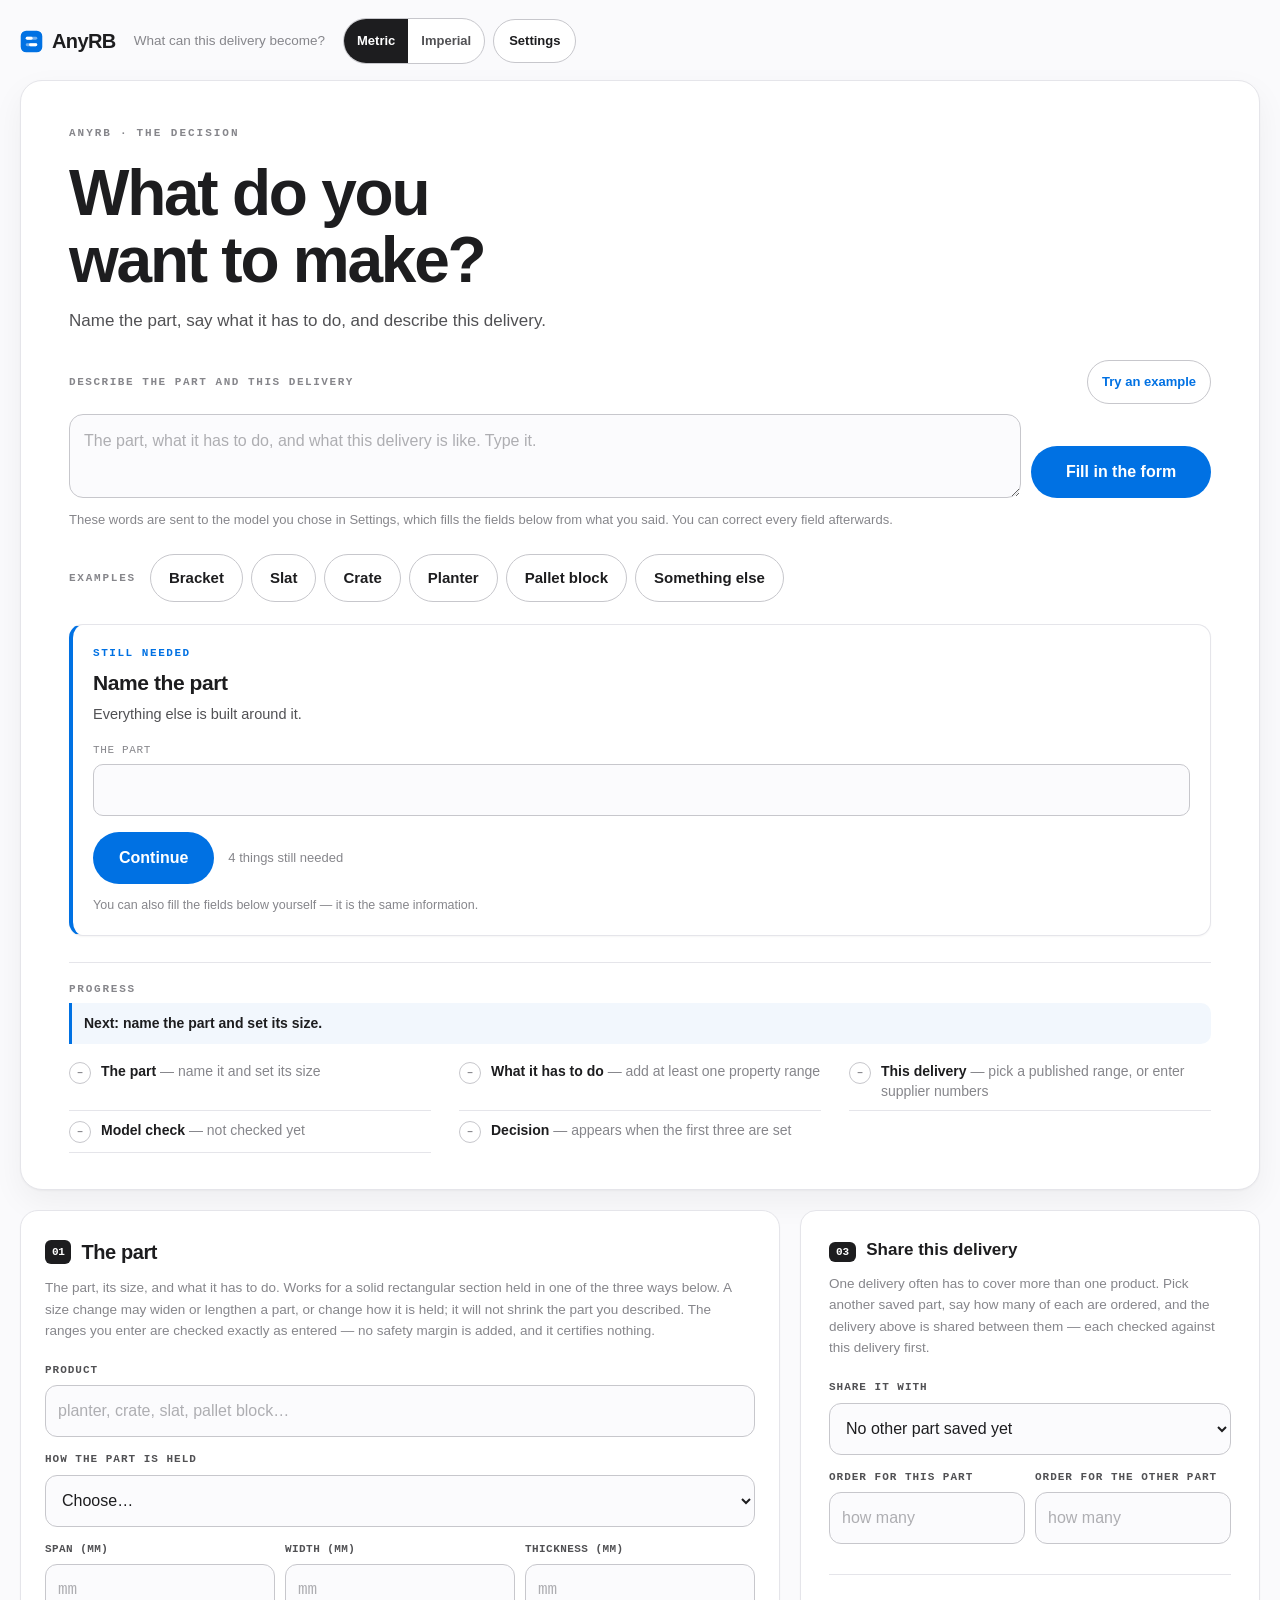
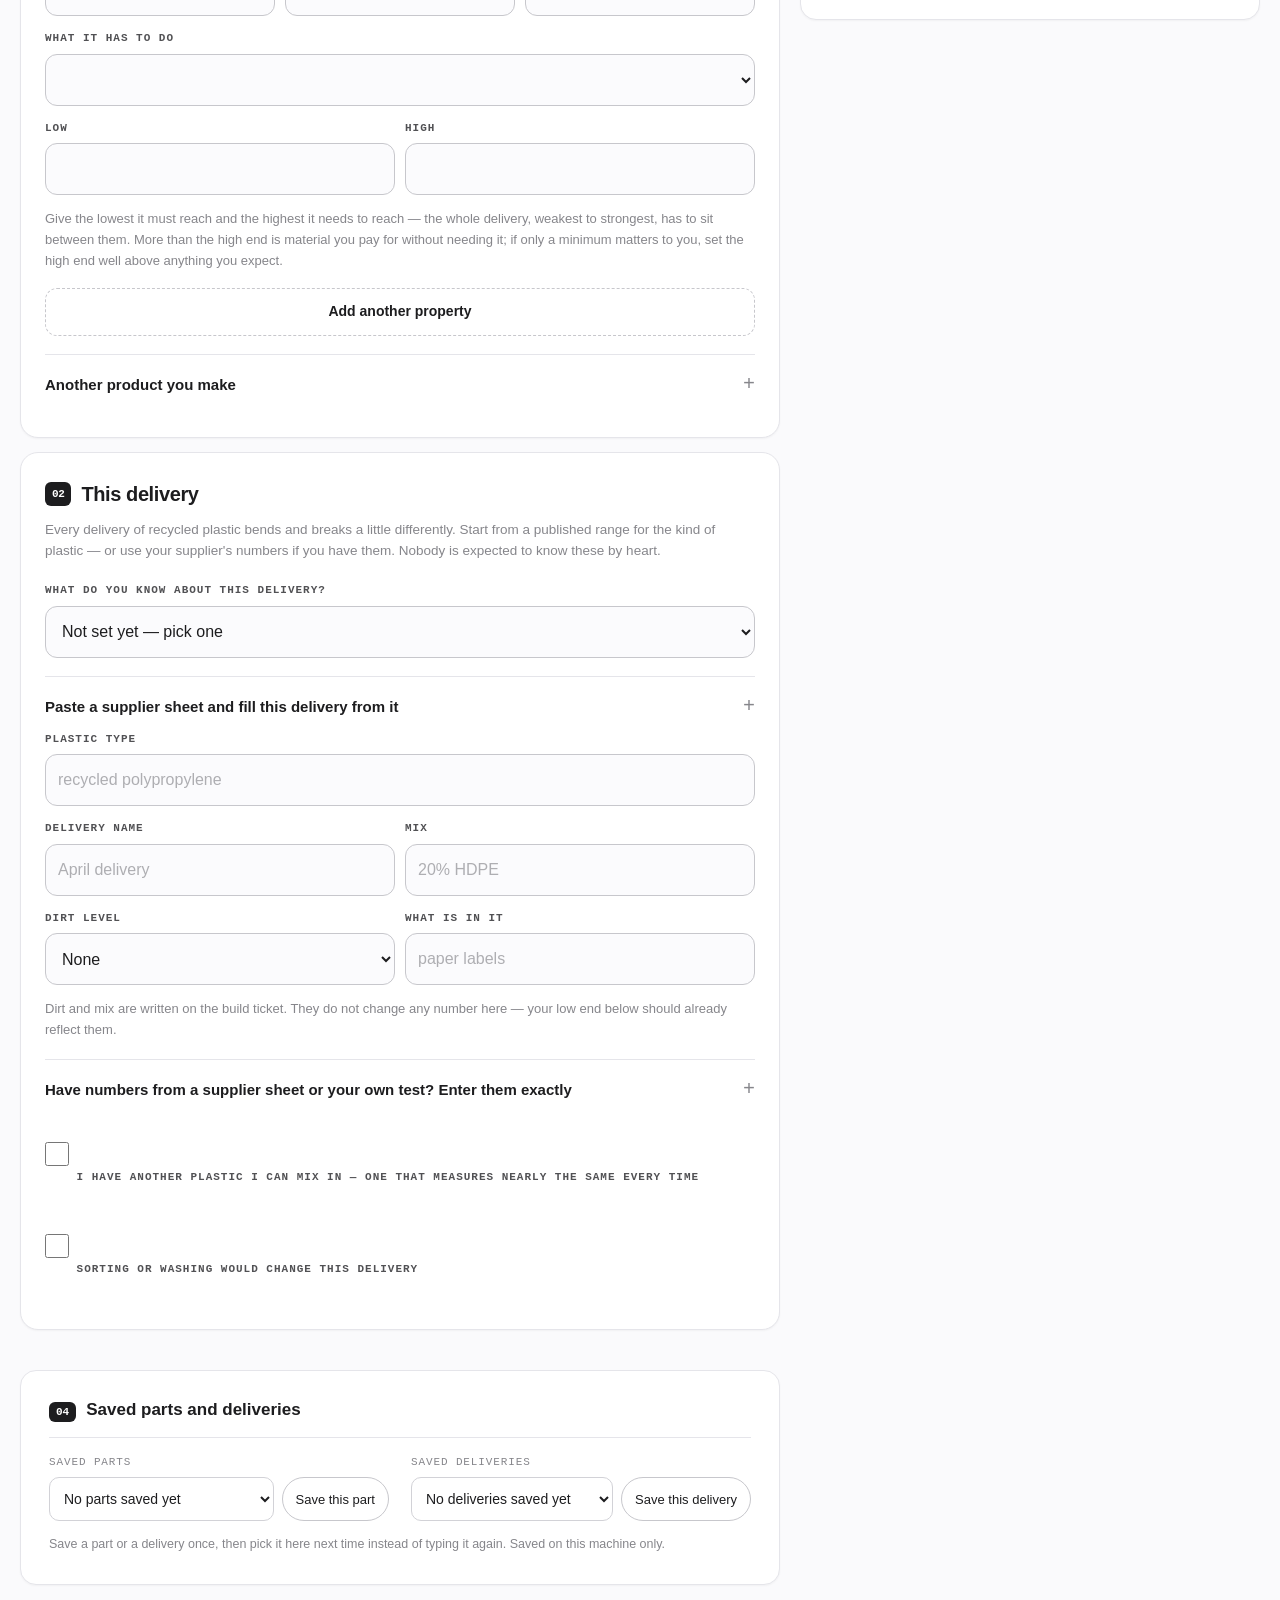
<file: app/index.html>
<!doctype html>
<html lang="en">
<head>
<meta charset="utf-8">
<meta name="viewport" content="width=device-width, initial-scale=1">
<title>AnyRB — turn this delivery into a build</title>
<link rel="icon" href="data:image/svg+xml,%3Csvg xmlns='http://www.w3.org/2000/svg' viewBox='0 0 64 64'%3E%3Crect x='2' y='2' width='60' height='60' rx='15' fill='%230071e3'/%3E%3Crect x='16' y='19' width='32' height='8' rx='4' fill='%23ffffff' opacity='0.45'/%3E%3Crect x='16' y='19' width='19' height='8' rx='4' fill='%23ffffff'/%3E%3Crect x='16' y='37' width='32' height='8' rx='4' fill='%23ffffff' opacity='0.45'/%3E%3Crect x='25' y='37' width='23' height='8' rx='4' fill='%23ffffff'/%3E%3C/svg%3E">
<meta name="description" content="Turn a changing recycled-plastic delivery into a build that stays inside the strength, stiffness or weight range you need.">
<link rel="stylesheet" href="styles.css">
</head>
<body>
<header class="top">
  <a class="brand" href="#main" aria-label="AnyRB"><svg viewBox="0 0 64 64" aria-hidden="true"><rect x="2" y="2" width="60" height="60" rx="15" fill="#0071e3"/><rect x="16" y="19" width="32" height="8" rx="4" fill="#ffffff" opacity="0.45"/><rect x="16" y="19" width="19" height="8" rx="4" fill="#ffffff"/><rect x="16" y="37" width="32" height="8" rx="4" fill="#ffffff" opacity="0.45"/><rect x="25" y="37" width="23" height="8" rx="4" fill="#ffffff"/></svg>AnyRB</a>
  <span class="top-note">What can this delivery become?</span>
  <div class="top-actions">
    <div class="unit-toggle" role="group" aria-label="Units">
      <button id="unit-metric" type="button">Metric</button><button id="unit-imperial" type="button">Imperial</button>
    </div>
    <button class="settings-open" id="settings-open" type="button">Settings</button>
  </div>
</header>

<div class="decision-bar" id="decision-bar" hidden>
  <span class="decision-dot" id="decision-dot" aria-hidden="true"></span>
  <span class="decision-bar-text" id="decision-bar-text"></span>
  <button class="decision-bar-action" id="decision-bar-action" type="button"></button>
</div>

<main class="page" id="main">
  <section class="decision decision-panel" aria-labelledby="decision">
    <p class="panel-kicker">AnyRB <span>·</span> the decision</p>
    <h1 id="decision">What do you want to make?</h1>
    <p class="support" id="support">Name the part, set one or more properties that have to hold, and describe this delivery. Every product and every range is yours to set.</p>
    <div class="brief">
      <div class="brief-head">
        <label for="brief">Describe the part and this delivery</label>
        <button class="brief-sample" id="brief-sample" type="button">Try an example</button>
      </div>
      <div class="brief-row">
        <textarea id="brief" rows="2" placeholder="The part, what it has to do, and what this delivery is like. Type it."></textarea>
        <button class="brief-submit" id="brief-submit" type="button">Fill in the form</button>
      </div>
      <p class="brief-help">These words go to Muse Spark on the server, which fills the fields below from what you said. You can correct every field afterwards.</p>
      <p class="brief-status" id="brief-status"></p>
      <button class="recall" id="brief-recall" type="button" hidden>Get a fresh answer</button>
    </div>
    <div class="cases" id="cases" aria-label="Start with a part">
      <span class="cases-label">Examples</span>
      <button class="case" type="button" data-case="bracket">Bracket</button>
      <button class="case" type="button" data-case="slat">Slat</button>
      <button class="case" type="button" data-case="crate">Crate</button>
      <button class="case" type="button" data-case="planter">Planter</button>
      <button class="case" type="button" data-case="pallet">Pallet block</button>
      <button class="case" type="button" data-case="custom">Something else</button>
    </div>
    <p class="case-note" id="case-note" hidden></p>
    <div class="need" id="need-panel" hidden>
      <p class="need-kicker">Still needed</p>
      <h3 class="need-question" id="need-question"></h3>
      <p class="need-why" id="need-why"></p>
      <div class="need-control" id="need-control"></div>
      <div class="need-actions">
        <button class="need-apply" id="need-apply" type="button">Continue</button>
        <p class="need-progress" id="need-progress"></p>
      </div>
      <p class="need-alt">You can also fill the fields below yourself — it is the same information.</p>
    </div>

    <div class="progress" id="progress">
      <div class="progress-head">
        <h3 class="progress-title">Progress</h3>
        <p class="progress-next" id="progress-next"></p>
      </div>
      <ol class="progress-list" id="progress-list"></ol>
    </div>


    <button class="pill" id="primary" type="button" hidden>Copy build</button>
    <a class="see-details" id="see-details" href="#verdict" hidden>See the result ↓</a>
  </section>

  <div class="work">
    <aside class="results" id="results-panel" aria-label="Results">
      <p class="results-kicker">Results</p>
      <div class="verdict" id="verdict" hidden>
        <div class="verdict-head">
          <span class="verdict-chip" id="verdict-chip"></span>
          <span class="verdict-title" id="verdict-title"></span>
        </div>
        <p class="verdict-build" id="verdict-build"></p>
        <table class="verdict-table">
          <thead><tr><th>Requirement</th><th>You need</th><th>This build gives</th><th>Result</th></tr></thead>
          <tbody id="verdict-rows"></tbody>
        </table>
        <p class="verdict-next" id="verdict-next"></p>
      </div>
      <div class="builds" id="builds-panel" hidden>
        <div class="section-head">
          <h3>Builds that work</h3>
          <p class="model-status" id="model-status">Scoring this delivery…</p>
          <button class="recall" id="model-recall" type="button" hidden>Get a fresh answer</button>
        </div>
        <ol class="build-list" id="build-list"></ol>
        <div class="production" id="production">
          <h3 class="production-title">Production</h3>
          <div class="run-row">
            <div class="field run-field"><label for="run-size">How many parts in this order?</label><input id="run-size" inputmode="numeric" type="text" placeholder="e.g. 500"></div>
            <div class="field run-field"><label for="material-have" id="material-have-label">How much of this delivery do you have? (tonnes)</label><input id="material-have" inputmode="decimal" type="text" placeholder="e.g. 3"></div>
            <div class="field run-field"><label for="next-density" id="next-density-label">Next delivery's density, if known (g/cm³)</label><input id="next-density" inputmode="decimal" type="text" placeholder="optional"></div>
            <div class="field run-field"><label for="cost-batch" id="cost-batch-label">This delivery costs, per tonne</label><input id="cost-batch" inputmode="decimal" type="text" placeholder="optional"></div>
            <div class="field run-field"><label for="cost-steady" id="cost-steady-label">The mix-in plastic costs, per tonne</label><input id="cost-steady" inputmode="decimal" type="text" placeholder="optional"></div>
            <div class="field run-field"><label for="cost-treat" id="cost-treat-label">Sorting/washing costs, per tonne that comes out</label><input id="cost-treat" inputmode="decimal" type="text" placeholder="optional"></div>
            <div class="field run-field"><label for="waste-pct">Waste and rejects, % of each part (optional)</label><input id="waste-pct" inputmode="decimal" type="text" placeholder="e.g. 5"></div>
            <div class="field run-field"><label for="treat-loss">Lost in sorting/washing, % (optional)</label><input id="treat-loss" inputmode="decimal" type="text" placeholder="e.g. 20"></div>
            <div class="field run-field"><label for="sheet-span">Cutting sheet length (mm)</label><input id="sheet-span" inputmode="decimal" type="text" placeholder="e.g. 2000"></div>
            <div class="field run-field"><label for="sheet-width">Cutting sheet width (mm)</label><input id="sheet-width" inputmode="decimal" type="text" placeholder="e.g. 1000"></div>
            <div class="field run-field"><label for="cost-currency">Currency</label><select id="cost-currency"><option value="₺">₺ (lira)</option><option value="$">$ (dollar)</option><option value="€">€ (euro)</option><option value="£">£ (pound)</option></select></div>
          </div>
          <div class="cost-view" id="cost-view"></div>
          <div class="field compare-field"><label for="compare-delivery">Compare a saved delivery</label><select id="compare-delivery"></select></div>
          <div class="compare-view" id="compare-view"></div>
          <div class="run-note" id="run-note"></div>
          <div class="use-note" id="use-note"></div>
        </div>
        <p class="empty-build" id="empty-build" hidden>No build passes yet. What this delivery would need is just below.</p>
        <div class="meta-trace" id="meta-trace" hidden></div>
      </div>

      <h3 class="results-subhead" id="gap-title" hidden>What this delivery would need</h3>
      <div class="gap" id="gap" aria-live="polite" hidden></div>

        <div class="downloads" id="downloads" hidden>
          <p class="downloads-note"><strong>Results live on this page</strong> — the decision at the top, the builds and range view here. Take them with you:</p>
          <div class="downloads-row">
            <button class="dl-button" id="dl-txt" type="button">Build sheet (.txt)</button>
            <button class="dl-button" id="dl-csv" type="button">Spreadsheet (.csv)</button>
            <button class="dl-button" id="dl-json" type="button">Data (.json)</button>
          </div>
          <p class="downloads-formats">The build sheet is a text file to print or paste. The spreadsheet opens in Excel or Google Sheets. JSON is the same results as data for another system, in metric with the units named in the file.</p>
        </div>

      <div class="ask" id="ask-panel" aria-labelledby="ask-title" hidden>
        <h3 id="ask-title">Ask about this delivery</h3>
        <div class="ask-row">
          <input id="ask-question" type="text" placeholder="What should I add or change to make this delivery work?" autocomplete="off">
          <button class="ask-button" id="ask-button" type="button">Ask</button>
        </div>
        <p class="ask-status" id="ask-status"></p>
        <button class="recall" id="ask-recall" type="button" hidden>Get a fresh answer</button>
        <div class="ask-answer" id="ask-answer" aria-live="polite"></div>
      </div>
    </aside>

        <div class="bench">
    <section class="engineering" aria-labelledby="engineering-title">
      <h2 id="engineering-title"><span class="sec-num">01</span>The part</h2>
      <p class="section-note">The part, its size, and what it has to do. Works for a solid rectangular section held in one of the three ways below. A size change may widen or lengthen a part, or change how it is held; it will not shrink the part you described. The ranges you enter are checked exactly as entered — no safety margin is added, and it certifies nothing.</p>
      <div class="fields">
        <div class="field">
          <label for="product">Product</label>
          <input id="product" type="text" spellcheck="false" placeholder="planter, crate, slat, pallet block…">
        </div>
        <div class="field">
          <label for="mode">How the part is held</label>
          <select id="mode"></select>
        </div>
        <div class="grid3">
          <div class="field"><label for="span">Span (mm)</label><input id="span" inputmode="decimal" type="text" placeholder="mm"></div>
          <div class="field"><label for="width">Width (mm)</label><input id="width" inputmode="decimal" type="text" placeholder="mm"></div>
          <div class="field"><label for="thickness">Thickness (mm)</label><input id="thickness" inputmode="decimal" type="text" placeholder="mm"></div>
        </div>
        <div class="field">
          <label for="property">What it has to do</label>
          <select id="property"></select>
        </div>
        <div class="grid2">
          <div class="field"><label for="target-min" id="target-min-label">Low</label><input id="target-min" inputmode="decimal" type="text"></div>
          <div class="field"><label for="target-max" id="target-max-label">High</label><input id="target-max" inputmode="decimal" type="text"></div>
        </div>
        <div id="stiffness-translator" hidden>
          <p class="measured-note">You do not need to know the stiffness number. Say what presses on it and how far it may bend down under that weight — the form works out the stiffness range from that. Only the lowest stiffness will matter unless you also give a smallest bend — without one, the form sets the high end at ten times the low end.</p>
          <div class="grid3">
            <div class="field"><label for="stiff-load" id="stiff-load-label">Weight pressing on it (kg)</label><input id="stiff-load" inputmode="decimal" type="text"></div>
            <div class="field"><label for="stiff-bend" id="stiff-bend-label">How far may it bend down, at most (mm)</label><input id="stiff-bend" inputmode="decimal" type="text"></div>
            <div class="field"><label for="stiff-bend-min" id="stiff-bend-min-label">Smallest bend, if any (mm)</label><input id="stiff-bend-min" inputmode="decimal" type="text"></div>
          </div>
        </div>
        <p class="measured-note">Give the lowest it must reach and the highest it needs to reach — the whole delivery, weakest to strongest, has to sit between them. More than the high end is material you pay for without needing it; if only a minimum matters to you, set the high end well above anything you expect.</p>
        <div id="extra-targets" class="extra-targets"></div>
        <button class="add-target" id="add-target" type="button">Add another property</button>
      </div>

      <details class="other-group">
        <summary>Another product you make</summary>
        <div class="fields">
          <div class="field"><label for="other-product">Product</label><input id="other-product" type="text" spellcheck="false" placeholder="a heavier part you sell"></div>
          <div class="field"><label for="other-mode">How the part is held</label><select id="other-mode"></select></div>
          <div class="grid3">
            <div class="field"><label for="other-span">Span (mm)</label><input id="other-span" inputmode="decimal" type="text"></div>
            <div class="field"><label for="other-width">Width (mm)</label><input id="other-width" inputmode="decimal" type="text"></div>
            <div class="field"><label for="other-thickness">Thickness (mm)</label><input id="other-thickness" inputmode="decimal" type="text"></div>
          </div>
          <div class="field"><label for="other-target-property">What it has to do (its own requirement, for sharing a delivery)</label><select id="other-target-property"></select></div>
          <div class="grid2">
            <div class="field"><label for="other-target-min">Low</label><input id="other-target-min" inputmode="decimal" type="text"></div>
            <div class="field"><label for="other-target-max">High</label><input id="other-target-max" inputmode="decimal" type="text"></div>
          </div>
        </div>
      </details>
    </section>

    <section class="batch" aria-labelledby="batch-title">
      <h2 id="batch-title"><span class="sec-num">02</span>This delivery</h2>
      <p class="section-note">Every delivery of recycled plastic bends and breaks a little differently. Start from a published range for the kind of plastic — or use your supplier's numbers if you have them. Nobody is expected to know these by heart.</p>
      <div class="fields">
        <div class="field">
          <label for="batch-source">What do you know about this delivery?</label>
          <select id="batch-source"></select>
        </div>
        <p class="batch-note" id="batch-note" hidden></p>
        <details class="measured-group" id="sheet-group">
          <summary>Paste a supplier sheet and fill this delivery from it</summary>
          <p class="measured-note">Paste the text your supplier sent. Only the plastic part is used, and only numbers actually in the text — anything missing stays empty for you to pick or type.</p>
          <div class="field"><label for="sheet-text">Supplier sheet text</label><textarea id="sheet-text" rows="4" placeholder="Paste the supplier's text here"></textarea></div>
          <button class="dl-button" id="sheet-fill" type="button">Fill this delivery from the text</button>
          <p class="brief-status" id="sheet-status"></p>
          <button class="recall" id="sheet-recall" type="button" hidden>Get a fresh answer</button>
        </details>
        <div class="field"><label for="plastic-type">Plastic type</label><input id="plastic-type" type="text" spellcheck="false" placeholder="recycled polypropylene"></div>
        <div class="grid2">
          <div class="field"><label for="plastic-batch">Delivery name</label><input id="plastic-batch" type="text" spellcheck="false" placeholder="April delivery"></div>
          <div class="field"><label for="plastic-mix">Mix</label><input id="plastic-mix" type="text" spellcheck="false" placeholder="20% HDPE"></div>
        </div>
        <div class="grid2">
          <div class="field"><label for="dirt-level">Dirt level</label><select id="dirt-level"></select></div>
          <div class="field"><label for="plastic-dirt">What is in it</label><input id="plastic-dirt" type="text" spellcheck="false" placeholder="paper labels"></div>
        </div>
        <p class="measured-note">Dirt and mix are written on the build ticket. They do not change any number here — your low end below should already reflect them.</p>
        <details class="measured-group" id="measured-fields">
          <summary>Have numbers from a supplier sheet or your own test? Enter them exactly</summary>
          <p class="measured-note">Stiffness is how much the plastic bends. Strength is the load it takes before it breaks. “Low” is the weak end of this delivery — the part has to work even there, so that end sets the build. Your low end should already reflect the dirt and mix above.</p>
          <div class="grid2">
            <div class="field"><label for="e-min">Stiffness low (MPa)</label><input id="e-min" inputmode="decimal" type="text"></div>
            <div class="field"><label for="e-max">Stiffness high (MPa)</label><input id="e-max" inputmode="decimal" type="text"></div>
          </div>
          <div class="grid2">
            <div class="field"><label for="s-min">Strength low (MPa)</label><input id="s-min" inputmode="decimal" type="text"></div>
            <div class="field"><label for="s-max">Strength high (MPa)</label><input id="s-max" inputmode="decimal" type="text"></div>
          </div>
          <div class="grid2">
            <div class="field"><label for="density">Density (g/cm³)</label><input id="density" inputmode="decimal" type="text"></div>
          </div>
        </details>
        <div class="field check-field">
          <label class="check" for="steady-available"><input id="steady-available" type="checkbox"> I have another plastic I can mix in — one that measures nearly the same every time</label>
        </div>
        <div class="field check-field">
          <label class="check" for="treated-available"><input id="treated-available" type="checkbox"> Sorting or washing would change this delivery</label>
        </div>
        <div id="treated-fields" class="steady-fields" hidden>
          <div class="field"><label for="treated-source">After sorting or washing, this delivery is closest to…</label><select id="treated-source"></select></div>
          <p class="measured-note" id="treated-published-note" hidden></p>
          <div id="treated-numbers">
          <p class="measured-note">Or enter what the delivery measures <em>after</em> sorting or washing — from whoever does it, or your own test. The app does not guess this effect.</p>
          <div class="grid2">
            <div class="field"><label for="treated-e-min">Stiffness low after (MPa)</label><input id="treated-e-min" inputmode="decimal" type="text"></div>
            <div class="field"><label for="treated-e-max">Stiffness high after (MPa)</label><input id="treated-e-max" inputmode="decimal" type="text"></div>
          </div>
          <div class="grid2">
            <div class="field"><label for="treated-s-min">Strength low after (MPa)</label><input id="treated-s-min" inputmode="decimal" type="text"></div>
            <div class="field"><label for="treated-s-max">Strength high after (MPa)</label><input id="treated-s-max" inputmode="decimal" type="text"></div>
          </div>
          </div>
        </div>
        <div id="steady-fields" class="steady-fields" hidden>
          <div class="field"><label for="steady-source">The other plastic comes from…</label><select id="steady-source"></select></div>
          <p class="measured-note" id="steady-published-note" hidden></p>
          <div id="steady-numbers">
          <div class="field"><label for="steady-type">The other plastic</label><input id="steady-type" type="text" spellcheck="false" placeholder="e.g. a cleaner batch you can buy"></div>
          <div class="grid2">
            <div class="field"><label for="steady-e">Its stiffness (MPa)</label><input id="steady-e" inputmode="decimal" type="text"></div>
            <div class="field"><label for="steady-s">Its strength (MPa)</label><input id="steady-s" inputmode="decimal" type="text"></div>
          </div>
          </div>
        </div>
      </div>

      </div>
    </section>

    <section class="share" aria-labelledby="share-title">
      <h2 id="share-title"><span class="sec-num">03</span>Share this delivery</h2>
      <p class="section-note">One delivery often has to cover more than one product. Pick another saved part, say how many of each are ordered, and the delivery above is shared between them — each checked against this delivery first.</p>
      <div class="fields">
        <div class="field">
          <label for="share-other">Share it with</label>
          <select id="share-other"></select>
        </div>
        <div class="grid2">
          <div class="field"><label for="share-qty-main" id="share-qty-main-label">Order for this part</label><input id="share-qty-main" inputmode="numeric" type="text" placeholder="how many"></div>
          <div class="field"><label for="share-qty-other" id="share-qty-other-label">Order for the other part</label><input id="share-qty-other" inputmode="numeric" type="text" placeholder="how many"></div>
        </div>
      </div>
      <div class="share-result" id="share-result" aria-live="polite"></div>
    </section>
    <section class="saved-section" aria-labelledby="saved-title">
      <h2 id="saved-title"><span class="sec-num">04</span>Saved parts and deliveries</h2>
    <div class="saved saved-light" id="saved-bar">
      <div class="saved-group">
        <label for="saved-products">Saved parts</label>
        <div class="saved-row">
          <select id="saved-products"></select>
          <button class="saved-button" id="save-product" type="button">Save this part</button>
          <button class="saved-button" id="delete-product" type="button" hidden>Delete</button>
        </div>
      </div>
      <div class="saved-group">
        <label for="saved-deliveries">Saved deliveries</label>
        <div class="saved-row">
          <select id="saved-deliveries"></select>
          <button class="saved-button" id="save-delivery" type="button">Save this delivery</button>
          <button class="saved-button" id="delete-delivery" type="button" hidden>Delete</button>
        </div>
      </div>
      <p class="saved-note" id="saved-note">Save a part or a delivery once, then pick it here next time instead of typing it again. Saved on this machine only.</p>
    </div>
    </section>
    </div>


  </div>
</main>

<dialog class="settings" id="settings-dialog" aria-labelledby="settings-title">
  <form id="settings-form" method="dialog">
    <h2 id="settings-title">Settings</h2>
    <p class="settings-note">Meta Model API is the built-in provider for this app. Nothing below needs changing to use it.</p>
    <div class="field check-field">
      <label class="check" for="set-other-provider"><input id="set-other-provider" type="checkbox"> Use a different provider instead of Meta</label>
    </div>
    <div class="field" id="set-provider-field" hidden>
      <label for="set-provider">Inference provider</label>
      <select id="set-provider">
        <option value="meta">Meta Model API</option>
        <option value="openrouter">OpenRouter</option>
        <option value="openai">OpenAI</option>
        <option value="anthropic">Anthropic (Claude)</option>
        <option value="google">Google (Gemini)</option>
        <option value="nvidia">NVIDIA</option>
        <option value="deepseek">DeepSeek</option>
        <option value="custom">Custom endpoint (works like OpenAI)</option>
        <option value="local">No model — local checker only</option>
      </select>
    </div>
    <div class="field" id="set-endpoint-field">
      <label for="set-endpoint">Endpoint</label>
      <input id="set-endpoint" type="text" autocomplete="off" spellcheck="false" placeholder="https://…">
    </div>
    <div class="field" id="set-model-field">
      <label for="set-model">Muse Spark model</label>
      <select id="set-model">
        <option value="muse-spark-1.3-contributor">Muse Spark 1.3 Contributor</option>
        <option value="muse-spark-1.3">Muse Spark 1.3</option>
      </select>
    </div>
    <div class="field" id="set-model-text-field" hidden>
      <label for="set-model-text">Model name</label>
      <input id="set-model-text" type="text" autocomplete="off" spellcheck="false" placeholder="The model name from that provider">
    </div>
    <div class="field" id="set-key-field">
      <label for="set-key">Your API key for that provider (optional for Meta)</label>
      <input id="set-key" type="password" autocomplete="off" spellcheck="false" placeholder="Paste your own key">
    </div>
    <p class="settings-note" id="key-note">Meta is the built-in choice: if the server already has a Meta key, you do not need your own. With any other provider, your key is needed — the server's key only works for Meta. Any key you enter is kept in this browser tab only, sent only to the server on this machine when the model is called, and never written into the page, the files, or this repository. It is gone when the tab closes.</p>
    <div class="settings-row">
      <button class="dl-button" id="set-clear-key" type="button">Remove my key</button>
      <button class="settings-save" id="set-save" type="submit">Save</button>
      <button class="dl-button" id="set-cancel" type="button">Cancel</button>
    </div>
  </form>
</dialog>

<div class="sr-only" id="live" aria-live="polite" aria-atomic="true"></div>
<script type="module" src="main.js"></script>
</body>
</html>
</file>
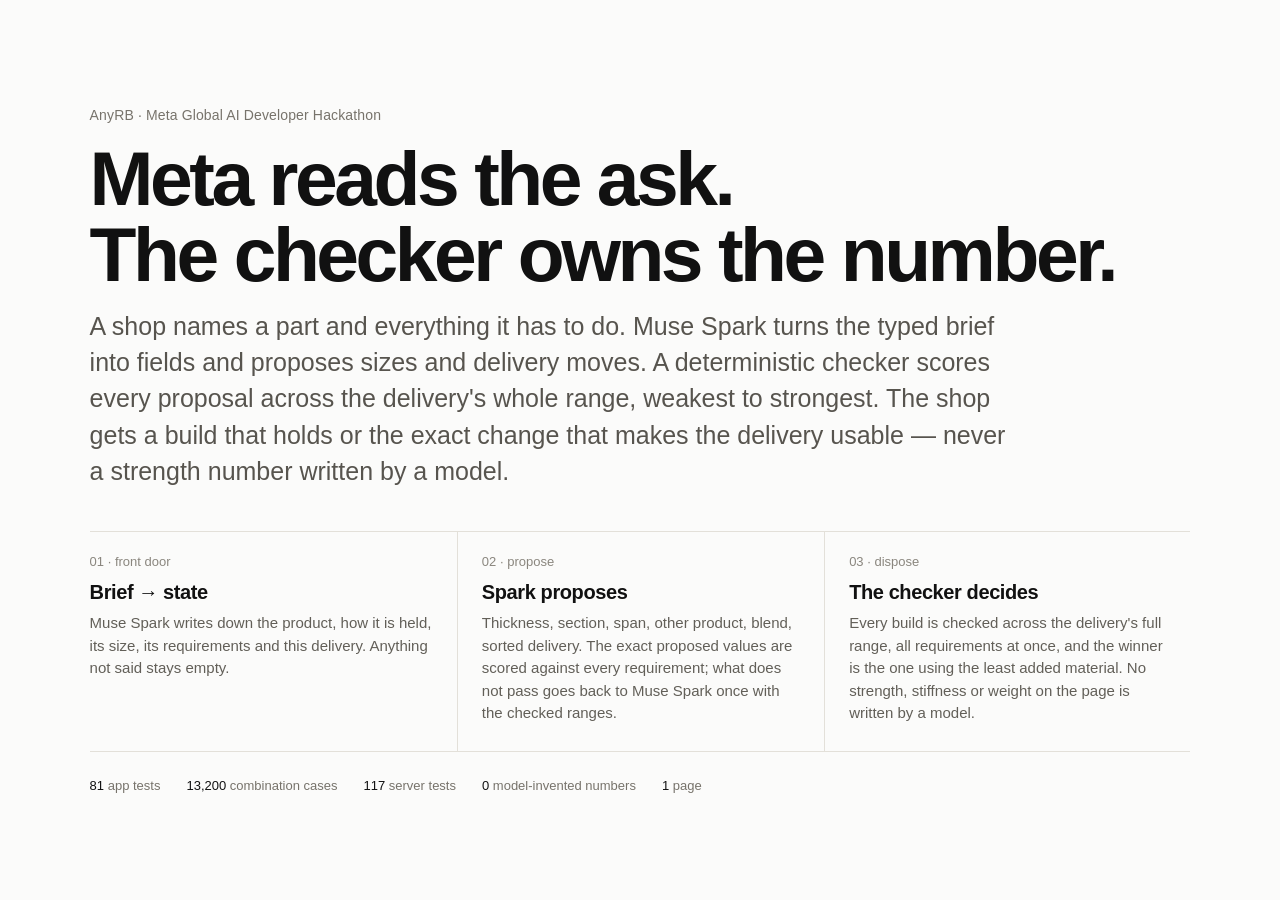
<file: demo/slides/architecture.html>
<!doctype html>
<html lang="en">
<head>
<meta charset="utf-8">
<meta name="viewport" content="width=device-width, initial-scale=1">
<title>AnyRB — how it works</title>
<style>
  :root { color-scheme: light; }
  * { box-sizing: border-box; }
  body {
    margin: 0; min-height: 100vh; background: #fbfbfa; color: #111;
    font-family: -apple-system, BlinkMacSystemFont, "SF Pro Text", "Segoe UI", Helvetica, Arial, sans-serif;
    display: grid; place-items: center; padding: 7vw;
  }
  .slide { width: min(100%, 1180px); }
  .kicker { color: #77736b; font-size: 14px; letter-spacing: .01em; }
  h1 { margin: 18px 0 16px; font-size: clamp(44px, 6vw, 78px); line-height: .98; letter-spacing: -.045em; font-weight: 600; }
  .lead { color: #57544e; font-size: clamp(18px, 2.2vw, 25px); line-height: 1.45; max-width: 920px; margin: 0 0 42px; }
  .flow { display: grid; grid-template-columns: repeat(3, 1fr); gap: 1px; border-top: 1px solid #e3e0d9; border-bottom: 1px solid #e3e0d9; }
  .step { padding: 22px 24px 26px 0; }
  .step + .step { border-left: 1px solid #e3e0d9; padding-left: 24px; }
  .num { color: #8a867e; font-size: 13px; }
  .step h2 { margin: 12px 0 8px; font-size: 20px; letter-spacing: -.02em; font-weight: 600; }
  .step p { margin: 0; color: #625f58; font-size: 15px; line-height: 1.5; }
  .foot { display: flex; flex-wrap: wrap; gap: 10px 26px; margin-top: 26px; color: #77736b; font-size: 13px; }
  .foot b { color: #111; font-weight: 500; }
  @media (max-width: 760px) {
    body { padding: 28px 22px; }
    .flow { grid-template-columns: 1fr; }
    .step + .step { border-left: 0; border-top: 1px solid #e3e0d9; padding-left: 0; }
  }
</style>
</head>
<body>
<main class="slide">
  <div class="kicker">AnyRB · Meta Global AI Developer Hackathon</div>
  <h1>Meta reads the ask.<br>The checker owns the number.</h1>
  <p class="lead">A shop names a part and everything it has to do. Muse Spark turns the typed brief into fields and proposes sizes and delivery moves. A deterministic checker scores every proposal across the delivery's whole range, weakest to strongest. The shop gets a build that holds or the exact change that makes the delivery usable — never a strength number written by a model.</p>
  <div class="flow">
    <div class="step">
      <div class="num">01 · front door</div>
      <h2>Brief → state</h2>
      <p>Muse Spark writes down the product, how it is held, its size, its requirements and this delivery. Anything not said stays empty.</p>
    </div>
    <div class="step">
      <div class="num">02 · propose</div>
      <h2>Spark proposes</h2>
      <p>Thickness, section, span, other product, blend, sorted delivery. The exact proposed values are scored against every requirement; what does not pass goes back to Muse Spark once with the checked ranges.</p>
    </div>
    <div class="step">
      <div class="num">03 · dispose</div>
      <h2>The checker decides</h2>
      <p>Every build is checked across the delivery's full range, all requirements at once, and the winner is the one using the least added material. No strength, stiffness or weight on the page is written by a model.</p>
    </div>
  </div>
  <div class="foot">
    <span><b>81</b> app tests</span>
    <span><b>13,200</b> combination cases</span>
    <span><b>117</b> server tests</span>
    <span><b>0</b> model-invented numbers</span>
    <span><b>1</b> page</span>
  </div>
</main>
</body>
</html>
</file>
<file: app/styles.css>
/* ==========================================================================
   AnyRB — Air (Apple-light)
   Airy single column, system type, hairlines do the hierarchy.
   One solid blue accent, reserved for the next action. Pass = engineered
   green, fail = muted orange. Soft restrained depth, no gradients,
   no glassmorphism, no shadow soup.
   ========================================================================== */

:root {
  --paper: #fafafc;
  --surface: #ffffff;
  --surface-2: #f2f2f5;
  --ink: #1d1d1f;
  --ink-soft: #2c2c2e;
  --ink-mute: #515154;
  --muted: #86868b;
  --faint: #aeaeb2;
  --line: #e5e5ea;
  --line-2: #e5e5ea;
  --card: #ffffff;
  --field: #d2d2d7;
  --white: #ffffff;
  --line-strong: #c7c7cc;
  --dark-line: #e5e5ea;
  --dark-mute: #86868b;
  --accent: #0071e3;
  --pass: #1d8127;
  --pass-dark: #145c1f;
  --pass-bg: #eef7ee;
  --fail: #a33d00;
  --fail-dark: #7a2e00;
  --fail-bg: #fdf1e7;
  --target-band: #e8e8ed;
  --sans: -apple-system, BlinkMacSystemFont, "SF Pro Text", "Helvetica Neue",
    Helvetica, Arial, sans-serif;
  --mono: ui-monospace, "SF Mono", SFMono-Regular, Menlo, Consolas,
    "Liberation Mono", monospace;
}

*,
*::before,
*::after { box-sizing: border-box; }

[hidden] { display: none !important; }

html { background: var(--paper); }

body {
  margin: 0;
  min-height: 100vh;
  background: var(--paper);
  color: var(--ink);
  font-family: var(--sans);
  font-size: 17px;
  line-height: 1.5;
  -webkit-font-smoothing: antialiased;
  -webkit-text-size-adjust: 100%;
  text-rendering: optimizeLegibility;
}

button, input, select, textarea { font: inherit; }
button { -webkit-tap-highlight-color: transparent; cursor: pointer; }
::selection { background: rgba(0, 113, 227, 0.18); }

:focus-visible {
  outline: 3px solid var(--accent);
  outline-offset: 2px;
}

.sr-only {
  position: absolute;
  width: 1px; height: 1px;
  padding: 0; margin: -1px;
  overflow: hidden;
  clip: rect(0, 0, 0, 0);
  white-space: nowrap;
  border: 0;
}

.is-fading { opacity: 0.35; }
#decision, #support, #build-list, #gap { transition: opacity 160ms ease; }

/* Numerals never wobble: mono + tabular figures wherever numbers live. */
.verdict-table td.num,
.verdict-table .v-status,
.rv-scale, .rv-margin,
.build-row .size, .build-row .prop, .build-row .added,
.trace-row, .p-mark, .sec-num {
  font-family: var(--mono);
  font-variant-numeric: tabular-nums;
}

/* ------------------------------------------------------------------ top */
.top {
  display: flex;
  flex-wrap: wrap;
  align-items: center;
  gap: 8px 10px;
  max-width: 1320px;
  margin: 0 auto;
  padding: 14px 16px 0;
}

.brand {
  display: inline-flex;
  align-items: center;
  gap: 9px;
  min-height: 44px;
  color: var(--ink);
  font-size: 20px;
  font-weight: 800;
  letter-spacing: -0.03em;
  text-decoration: none;
}
.brand svg {
  flex: none;
  width: 23px; height: 23px;
  border-radius: 6px;
}

.top-note { display: none; }

.top-actions {
  display: flex;
  align-items: center;
  gap: 8px;
  margin-left: auto;
}

.unit-toggle {
  display: flex;
  overflow: hidden;
  border: 1px solid var(--line-strong);
  border-radius: 999px;
  background: var(--surface);
}
.unit-toggle button {
  min-height: 44px;
  padding: 0 13px;
  border: 0;
  background: transparent;
  color: var(--ink-mute);
  font-size: 13px;
  font-weight: 600;
}
.unit-toggle button.is-active { background: var(--ink); color: #fff; }

.settings-open {
  min-height: 44px;
  padding: 0 15px;
  border: 1px solid var(--line-strong);
  border-radius: 999px;
  background: var(--surface);
  color: var(--ink);
  font-size: 13px;
  font-weight: 600;
}
.settings-open:active, .unit-toggle button:active { background: var(--surface-2); }

/* ---------------------------------------------------------- decision bar */
.decision-bar {
  position: sticky;
  top: 0;
  z-index: 40;
  display: flex;
  align-items: center;
  gap: 10px;
  padding: 8px 12px;
  background: rgba(250, 250, 252, 0.88);
  -webkit-backdrop-filter: blur(12px);
  backdrop-filter: blur(12px);
  border-bottom: 1px solid var(--line);
  color: var(--ink);
}
.decision-dot {
  flex: none;
  width: 11px; height: 11px;
  border-radius: 50%;
  background: var(--line-strong);
}
.decision-dot.pass { background: #30a24c; }
.decision-dot.fail { background: #c75000; }
.decision-bar-text {
  flex: 1 1 auto;
  min-width: 0;
  overflow: hidden;
  text-overflow: ellipsis;
  white-space: nowrap;
  font-size: 14px;
  font-weight: 700;
  letter-spacing: -0.01em;
}
.decision-bar-action {
  flex: none;
  min-height: 44px;
  padding: 0 16px;
  border: 0;
  border-radius: 999px;
  background: var(--accent);
  color: #fff;
  font-size: 14px;
  font-weight: 800;
}
.decision-bar-action:active { opacity: 0.85; }

/* ----------------------------------------------------------------- page */
.page {
  max-width: 1320px;
  margin: 0 auto;
  padding: 12px 12px 72px;
}

/* ------------------------------------------------------- decision panel */
.decision-panel {
  padding: 28px 20px 24px;
  background: var(--surface);
  border: 1px solid var(--line);
  border-radius: 22px;
  box-shadow: 0 1px 2px rgba(0, 0, 0, 0.04), 0 12px 32px rgba(0, 0, 0, 0.05);
  color: var(--ink);
}

.panel-kicker {
  display: flex;
  align-items: center;
  gap: 8px;
  margin: 0 0 18px;
  font-family: var(--mono);
  font-size: 11px;
  font-weight: 700;
  letter-spacing: 0.18em;
  text-transform: uppercase;
  color: var(--muted);
}
.panel-kicker span { color: var(--muted); }

.decision-panel h1 {
  margin: 0;
  max-width: 22ch;
  font-size: 34px;
  font-weight: 800;
  letter-spacing: -0.035em;
  line-height: 1.05;
  text-wrap: balance;
  overflow-wrap: break-word;
}

.support {
  margin: 14px 0 0;
  max-width: 62ch;
  color: var(--ink-mute);
  font-size: 16px;
  line-height: 1.55;
  overflow-wrap: break-word;
}

/* brief */
.brief { margin-top: 26px; }

.brief-head {
  display: flex;
  flex-wrap: wrap;
  align-items: center;
  justify-content: space-between;
  gap: 8px;
  margin-bottom: 10px;
}
.brief-head label {
  font-family: var(--mono);
  font-size: 11px;
  font-weight: 700;
  letter-spacing: 0.14em;
  text-transform: uppercase;
  color: var(--muted);
}
.brief-sample {
  min-height: 44px;
  padding: 0 14px;
  border: 1px solid var(--line-strong);
  border-radius: 999px;
  background: var(--surface);
  color: var(--accent);
  font-size: 13px;
  font-weight: 600;
}
.brief-sample:active { border-color: var(--accent); }

.brief-row {
  display: flex;
  flex-direction: column;
  gap: 10px;
}
.brief-row textarea {
  width: 100%;
  min-width: 0;
  min-height: 104px;
  padding: 14px;
  resize: vertical;
  border: 1px solid var(--line-strong);
  border-radius: 14px;
  background: #fbfbfd;
  color: var(--ink);
  font-size: 16px;
  line-height: 1.5;
}
.brief-row textarea::placeholder { color: var(--faint); }
.brief-row textarea:focus { border-color: var(--accent); outline: none; }

.brief-submit {
  width: 100%;
  min-height: 52px;
  border-radius: 999px;
  font-size: 16px;
  font-weight: 800;
}
.brief-submit { border: 0; background: var(--accent); color: #fff; }
.brief-submit:disabled { opacity: 0.4; }

.brief-help {
  margin: 12px 0 0;
  color: var(--muted);
  font-size: 13px;
  line-height: 1.55;
}
.brief-status {
  min-height: 1.3em;
  margin: 8px 0 0;
  color: var(--ink-mute);
  font-size: 13px;
  line-height: 1.5;
}
.brief-status:empty { min-height: 0; margin-top: 0; }
.brief-status.is-working { color: var(--accent); font-weight: 700; }

/* progress */
.progress {
  margin-top: 26px;
  padding-top: 18px;
  border-top: 1px solid var(--line);
}
.progress-head { margin-bottom: 6px; }
.progress-title {
  margin: 0 0 6px;
  font-family: var(--mono);
  font-size: 11px;
  font-weight: 700;
  letter-spacing: 0.16em;
  text-transform: uppercase;
  color: var(--muted);
}
.progress-next {
  margin: 0;
  padding: 10px 12px;
  border-left: 3px solid var(--accent);
  background: #f2f7fd;
  color: var(--ink);
  font-size: 14px;
  font-weight: 700;
  line-height: 1.45;
  border-radius: 0 10px 10px 0;
}
.progress-list { list-style: none; margin: 8px 0 0; padding: 0; }
.progress-item {
  display: flex;
  align-items: flex-start;
  gap: 10px;
  padding: 9px 0;
  border-bottom: 1px solid var(--line);
  color: var(--muted);
  font-size: 14px;
  line-height: 1.45;
}
.progress-item:last-child { border-bottom: 0; }
.progress-item .p-mark {
  display: grid;
  place-items: center;
  flex: none;
  width: 22px; height: 22px;
  margin-top: 1px;
  border: 1.5px solid var(--line-strong);
  border-radius: 50%;
  font-size: 11px;
  font-weight: 700;
}
.progress-item .p-text { min-width: 0; overflow-wrap: break-word; }
.progress-item .p-text strong { color: var(--ink); font-weight: 700; }
.progress-item.is-done { color: var(--ink-soft); }
.progress-item.is-done .p-mark {
  border-color: var(--accent);
  background: var(--accent);
  color: #fff;
}

/* examples */
.cases {
  display: grid;
  grid-template-columns: 1fr 1fr;
  gap: 8px;
  margin-top: 24px;
}
.cases-label {
  grid-column: 1 / -1;
  font-family: var(--mono);
  font-size: 11px;
  font-weight: 700;
  letter-spacing: 0.16em;
  text-transform: uppercase;
  color: var(--muted);
}
.case {
  min-height: 48px;
  padding: 6px 12px;
  border: 1px solid var(--line-strong);
  border-radius: 999px;
  background: var(--surface);
  color: var(--ink);
  font-size: 15px;
  font-weight: 600;
}
.case:active { border-color: var(--accent); color: var(--accent); }
.case-note {
  margin: 10px 0 0;
  color: var(--muted);
  font-size: 13px;
  line-height: 1.5;
}

/* primary action + jump link, inside the panel */
.pill {
  width: 100%;
  min-height: 56px;
  margin-top: 22px;
  padding: 0 22px;
  border: 0;
  border-radius: 999px;
  background: var(--accent);
  color: #fff;
  font-size: 17px;
  font-weight: 800;
  letter-spacing: -0.01em;
}
.pill:active { opacity: 0.85; }
.pill:disabled { opacity: 0.4; }

.see-details {
  display: flex;
  align-items: center;
  justify-content: center;
  min-height: 48px;
  margin-top: 8px;
  color: var(--accent);
  font-size: 15px;
  font-weight: 700;
  text-decoration: underline;
  text-decoration-thickness: 2px;
  text-underline-offset: 5px;
}

/* ------------------------------------------------------------ work area */
.work {
  display: grid;
  grid-template-columns: minmax(0, 1fr);
  gap: 14px;
  margin-top: 14px;
  align-items: start;
}
.bench { display: grid; gap: 14px; min-width: 0; }

/* --------------------------------------------------------------- results */
.results {
  min-width: 0;
  padding: 18px 16px 20px;
  background: var(--surface);
  border: 1px solid var(--line);
  border-radius: 18px;
  box-shadow: 0 1px 2px rgba(0, 0, 0, 0.04), 0 12px 32px rgba(0, 0, 0, 0.05);
}
.results-kicker {
  display: flex;
  align-items: center;
  gap: 8px;
  margin: 0 0 14px;
  font-family: var(--mono);
  font-size: 11px;
  font-weight: 700;
  letter-spacing: 0.18em;
  text-transform: uppercase;
  color: var(--muted);
}
.results-kicker::before {
  content: "";
  width: 9px; height: 9px;
  background: var(--accent);
  border-radius: 2px;
}

/* --- verdict: the centrepiece of Results --- */
.verdict {
  overflow: hidden;
  border: 1px solid var(--line);
  border-radius: 16px;
  background: var(--surface);
}
.verdict:has(.verdict-chip.pass) { border-color: #cfe3d1; }
.verdict:has(.verdict-chip.fail) { border-color: #f0d5bd; }

.verdict-head {
  display: flex;
  flex-direction: column;
  align-items: flex-start;
  gap: 10px;
  padding: 16px;
  background: var(--surface);
  color: var(--ink);
}
.verdict:has(.verdict-chip.pass) .verdict-head { background: #f4faf4; }
.verdict:has(.verdict-chip.fail) .verdict-head { background: #fdf6ef; }

.verdict-chip {
  display: inline-flex;
  align-items: center;
  min-height: 34px;
  padding: 4px 14px;
  border-radius: 999px;
  background: var(--surface-2);
  color: var(--ink);
  font-family: var(--mono);
  font-size: 14px;
  font-weight: 800;
  letter-spacing: 0.1em;
  text-transform: uppercase;
}
.verdict-chip.pass { background: #dff0e0; color: var(--pass); border: 1px solid #cfe3d1; }
.verdict-chip.fail { background: var(--fail-bg); color: var(--fail); border: 1px solid #f0d5bd; }

.verdict-title {
  font-size: 20px;
  font-weight: 800;
  letter-spacing: -0.02em;
  line-height: 1.25;
  overflow-wrap: break-word;
}
.verdict-build {
  margin: 0;
  padding: 12px 16px 0;
  color: var(--ink-soft);
  font-size: 14px;
  font-weight: 600;
  line-height: 1.5;
  overflow-wrap: break-word;
}

/* Requirements table — stacked labelled blocks on the phone,
   a true table from 680px up (see breakpoints below). */
.verdict-table { display: block; width: 100%; padding: 4px 16px 0; }
.verdict-table thead { display: none; }
.verdict-table tbody { display: block; }
.verdict-table tr { display: block; }
.verdict-table td { display: block; }

.verdict-table tbody > tr:not(.v-bar-row):not(.v-legend) {
  display: grid;
  grid-template-columns: 1fr 1fr;
  gap: 6px 16px;
  padding: 14px 0 6px;
  border-top: 1px solid var(--line);
}
.verdict-table tbody > tr:not(.v-bar-row):not(.v-legend):first-child {
  border-top: 0;
}
.verdict-table td:first-child {
  grid-column: 1 / -1;
  font-size: 16px;
  font-weight: 800;
  letter-spacing: -0.01em;
}
.verdict-table td.num {
  font-size: 15px;
  font-weight: 700;
  line-height: 1.35;
  overflow-wrap: break-word;
}
.verdict-table td.num::before {
  display: block;
  margin-bottom: 2px;
  font-family: var(--sans);
  font-size: 10px;
  font-weight: 700;
  letter-spacing: 0.12em;
  text-transform: uppercase;
  color: var(--muted);
}
.verdict-table td.num:nth-child(2)::before { content: "You need"; }
.verdict-table td.num:nth-child(3)::before { content: "This build gives"; }

.verdict-table .v-status {
  grid-column: 1 / -1;
  font-size: 12.5px;
  font-weight: 700;
  line-height: 1.45;
  overflow-wrap: break-word;
}
.v-status.pass { color: var(--pass); }
.v-status.fail { color: var(--fail); }

.v-bar-row td { padding: 4px 0 12px; }
.v-legend td {
  padding: 2px 0 6px;
  color: var(--muted);
  font-size: 12px;
  line-height: 1.5;
}
.verdict-next {
  margin: 10px 16px 0;
  padding: 12px 0 16px;
  border-top: 1px solid var(--line);
  font-size: 14px;
  font-weight: 800;
  line-height: 1.45;
}

/* range bars — shared by the verdict table and the range view */
.rv-track {
  position: relative;
  height: 14px;
  border-radius: 7px;
  background: var(--target-band);
  overflow: hidden;
}
.rv-target {
  position: absolute;
  top: 0; bottom: 0;
  background: transparent;
}
.rv-bar {
  position: absolute;
  top: 0; bottom: 0;
  min-width: 4px;
  border-radius: 7px;
  background: var(--ink);
}
.rv-bar.pass { background: var(--ink); }
.rv-bar.fail { background: var(--fail); }
.v-bar-row .rv-track { height: 14px; }

.range-view { margin-top: 16px; }
.range-view:empty { display: none; }
.rv-title { margin: 0 0 12px; font-size: 14px; font-weight: 800; }
.rv-row { margin-bottom: 18px; }
.rv-head { margin-bottom: 8px; }
.rv-name {
  display: block;
  font-size: 14px;
  font-weight: 600;
  line-height: 1.45;
  overflow-wrap: break-word;
}
.rv-margin {
  display: block;
  margin-top: 3px;
  font-size: 12px;
  line-height: 1.45;
  color: var(--muted);
  overflow-wrap: break-word;
}
.rv-margin.pass { color: var(--pass); font-weight: 700; }
.rv-margin.fail { color: var(--fail); font-weight: 700; }
.rv-scale {
  display: flex;
  justify-content: space-between;
  gap: 12px;
  margin-top: 5px;
  color: var(--faint);
  font-size: 10.5px;
}
.rv-legend { margin: 0; color: var(--muted); font-size: 12px; line-height: 1.5; }

/* builds that pass */
.builds { margin-top: 22px; padding-top: 18px; border-top: 1px solid var(--line); }
.section-head { margin-bottom: 4px; }
.section-head h3, .results h3 {
  margin: 0;
  font-size: 17px;
  font-weight: 800;
  letter-spacing: -0.015em;
}
.model-status {
  margin: 5px 0 0;
  color: var(--muted);
  font-size: 12.5px;
  line-height: 1.5;
}

/* "Get a fresh answer": a saved answer is a convenience, never a trap. */
.recall {
  background: none;
  border: 0;
  padding: 0;
  margin: 4px 0 0;
  color: var(--accent);
  font-size: 12.5px;
  text-decoration: underline;
  text-underline-offset: 3px;
  cursor: pointer;
}
.recall:hover { opacity: 0.8; }

/* Fields the model filled from the user's words stay editable; the mark
 * says where they came from and clears on the first edit. */
.ai-filled {
  border-color: var(--accent) !important;
  box-shadow: inset 3px 0 0 var(--accent);
}

.build-list { list-style: none; margin: 10px 0 0; padding: 0; }
.build-row {
  display: grid;
  grid-template-columns: 1fr 1fr;
  gap: 5px 14px;
  padding: 14px 0;
  border-top: 1px solid var(--line);
  font-size: 14px;
}
.build-row:last-child { border-bottom: 1px solid var(--line); }
.build-row .move {
  grid-column: 1 / -1;
  font-size: 15px;
  font-weight: 700;
  line-height: 1.4;
  overflow-wrap: break-word;
}
.least {
  display: block;
  width: fit-content;
  max-width: 100%;
  margin-top: 5px;
  padding: 2px 8px;
  border: 1px solid var(--line-strong);
  border-radius: 999px;
  color: var(--muted);
  font-family: var(--mono);
  font-size: 10px;
  font-weight: 700;
  letter-spacing: 0.04em;
  vertical-align: 2px;
}
.build-row .size, .build-row .prop { font-size: 12px; line-height: 1.5; color: var(--ink-soft); overflow-wrap: break-word; }
.build-row .added { grid-column: 1 / -1; font-size: 12px; color: var(--muted); }

.build-row.winner {
  margin: 10px -8px 0;
  padding: 14px 12px;
  border: 0;
  border-radius: 12px;
  background: #eef4ff;
}
.build-row.winner + .build-row { border-top: 0; }
.build-row.winner .size, .build-row.winner .prop { color: var(--ink-soft); }
.build-row.winner .added { color: var(--muted); }
.build-row.winner .least {
  background: var(--accent);
  border-color: var(--accent);
  color: #fff;
}

.empty-build { margin: 14px 0 0; color: var(--muted); font-size: 14px; line-height: 1.5; }

.run-row { margin-top: 16px; }
.run-field { margin-bottom: 0; }
.run-note { margin: 10px 0 0; font-size: 14px; line-height: 1.55; }
.run-note:empty { display: none; }

/* downloads */
.downloads { margin-top: 22px; padding-top: 18px; border-top: 1px solid var(--line); }
.downloads-note { margin: 0 0 12px; font-size: 14px; line-height: 1.55; }
.downloads-row { display: flex; flex-direction: column; gap: 8px; }
.dl-button {
  min-height: 48px;
  padding: 0 16px;
  border: 1px solid var(--line-strong);
  border-radius: 999px;
  background: var(--surface);
  color: var(--accent);
  font-size: 14px;
  font-weight: 700;
}
.dl-button:active { background: var(--surface-2); }
.downloads-formats { margin: 10px 0 0; color: var(--muted); font-size: 12.5px; line-height: 1.55; }

/* model trace */
.meta-trace {
  margin-top: 18px;
  padding-top: 14px;
  border-top: 1px solid var(--line);
  color: var(--muted);
  font-size: 12px;
  line-height: 1.55;
}
.trace-head { margin: 0 0 8px; color: var(--ink-soft); font-weight: 600; }
.trace-row {
  display: flex;
  align-items: baseline;
  gap: 10px;
  padding: 5px 0;
  border-top: 1px dotted var(--line-strong);
  font-size: 11px;
}
.trace-state { flex: none; min-width: 86px; font-weight: 700; }
.trace-state.accepted { color: var(--pass); }
.trace-state.rejected { color: var(--fail); }
.trace-text { min-width: 0; overflow-wrap: break-word; }
.trace-note { margin: 8px 0 0; color: var(--faint); }

/* batch gap */
.results-subhead { margin: 24px 0 0; padding-top: 18px; border-top: 1px solid var(--line); }
.gap { margin-top: 10px; font-size: 14px; line-height: 1.6; color: var(--ink-soft); }
.gap p { margin: 0 0 10px; overflow-wrap: break-word; }
.gap .gap-head { color: var(--ink); font-size: 16px; font-weight: 800; line-height: 1.4; }
.gap .gap-note { color: var(--muted); font-size: 12.5px; }

/* ask */
.ask { margin-top: 24px; padding-top: 18px; border-top: 1px solid var(--line); }
.ask-row { display: flex; flex-direction: column; gap: 10px; margin-top: 12px; }
.ask-row input {
  width: 100%;
  min-width: 0;
  min-height: 52px;
  padding: 0 14px;
  border: 1px solid var(--line-strong);
  border-radius: 12px;
  background: var(--surface);
  color: var(--ink);
  font-size: 16px;
}
.ask-row input:focus { border-color: var(--accent); outline: none; }
.ask-button {
  min-height: 52px;
  border: 0;
  border-radius: 999px;
  background: var(--ink);
  color: #fff;
  font-size: 16px;
  font-weight: 800;
}
.ask-button:active { opacity: 0.85; }
.ask-status { min-height: 1.3em; margin: 10px 0 0; color: var(--muted); font-size: 13px; line-height: 1.5; }
.ask-status:empty { min-height: 0; }
.ask-answer { margin-top: 8px; font-size: 14px; line-height: 1.6; }
.ask-answer p { margin: 0 0 9px; overflow-wrap: break-word; }
.ask-answer ul { margin: 0; padding-left: 20px; }
.ask-answer li { margin-bottom: 5px; }

/* ------------------------------------------------------- bench sections */
.engineering, .batch {
  min-width: 0;
  padding: 20px 16px 22px;
  background: var(--surface);
  border: 1px solid var(--line);
  border-radius: 18px;
  box-shadow: 0 1px 2px rgba(0, 0, 0, 0.04);
}
.engineering h2, .batch h2 {
  display: flex;
  align-items: center;
  margin: 0;
  font-size: 20px;
  font-weight: 800;
  letter-spacing: -0.02em;
}
.sec-num {
  flex: none;
  margin-right: 10px;
  padding: 4px 7px;
  border-radius: 6px;
  background: var(--ink);
  color: #fff;
  font-size: 11px;
  font-weight: 700;
}
.section-note { margin: 10px 0 20px; color: var(--muted); font-size: 13.5px; line-height: 1.6; }

.fields { min-width: 0; }
.field { min-width: 0; margin-bottom: 14px; }
.field label {
  display: block;
  margin-bottom: 7px;
  font-family: var(--mono);
  font-size: 11px;
  font-weight: 700;
  letter-spacing: 0.09em;
  text-transform: uppercase;
  color: var(--ink-mute);
}
.field input, .field select {
  width: 100%;
  min-width: 0;
  min-height: 52px;
  padding: 0 12px;
  border: 1px solid var(--line-strong);
  border-radius: 12px;
  background: #fbfbfd;
  color: var(--ink);
  font-size: 16px;
}
.field input::placeholder { color: var(--faint); }
.field input:focus, .field select:focus { border-color: var(--accent); outline: none; }

/* Measured numbers read as instruments, not prose. */
#span, #width, #thickness,
#other-span, #other-width, #other-thickness,
#target-min, #target-max,
#e-min, #e-max, #s-min, #s-max, #density,
#steady-e, #steady-s, #run-size,
.extra-target input {
  font-family: var(--mono);
  font-variant-numeric: tabular-nums;
  font-size: 16px;
}

.grid2, .grid3 { display: grid; gap: 10px; min-width: 0; }
.grid2 { grid-template-columns: repeat(2, minmax(0, 1fr)); }
.grid3 { grid-template-columns: repeat(3, minmax(0, 1fr)); }
.grid3 .field label { letter-spacing: 0.04em; }

.check-field { margin-top: 4px; }
.check {
  display: flex;
  align-items: flex-start;
  gap: 11px;
  min-height: 48px;
  padding: 10px 0;
  color: var(--ink-soft);
  font-size: 15px;
  line-height: 1.45;
  cursor: pointer;
}
.check input {
  flex: none;
  width: 24px; height: 24px;
  margin: 0;
  accent-color: var(--accent);
}
.steady-fields { padding-top: 4px; }
.batch-note { margin: 0 0 14px; font-size: 13.5px; line-height: 1.6; color: var(--ink-soft); }

.add-target {
  width: 100%;
  min-height: 48px;
  margin-top: 2px;
  border: 1px dashed var(--line-strong);
  border-radius: 12px;
  background: transparent;
  color: var(--ink);
  font-size: 14px;
  font-weight: 700;
}
.add-target:active { border-color: var(--accent); }

.extra-target {
  display: grid;
  grid-template-columns: 1fr 1fr;
  gap: 0 10px;
  align-items: end;
  margin-top: 6px;
  padding: 14px 0 4px;
  border-top: 1px solid var(--line);
}
.extra-target .field:first-child { grid-column: 1 / -1; }
.extra-target .remove-target {
  grid-column: 1 / -1;
  justify-self: start;
  min-height: 44px;
  padding: 0 4px;
  border: 0;
  background: transparent;
  color: var(--fail);
  font-size: 13px;
  font-weight: 700;
  text-decoration: underline;
  text-underline-offset: 4px;
}

/* disclosure groups */
.other-group, .measured-group {
  margin-top: 18px;
  padding-top: 6px;
  border-top: 1px solid var(--line);
}
.other-group summary, .measured-group summary {
  display: flex;
  align-items: center;
  min-height: 48px;
  padding: 8px 0;
  color: var(--ink);
  font-size: 15px;
  font-weight: 700;
  line-height: 1.4;
  cursor: pointer;
  list-style: none;
}
.other-group summary::-webkit-details-marker,
.measured-group summary::-webkit-details-marker { display: none; }
.other-group summary::after, .measured-group summary::after {
  content: "+";
  flex: none;
  margin-left: auto;
  padding-left: 14px;
  font-family: var(--mono);
  font-size: 20px;
  font-weight: 400;
  color: var(--muted);
}
.other-group[open] summary::after, .measured-group[open] summary::after { content: "–"; }
.measured-note { margin: 0 0 14px; color: var(--muted); font-size: 13px; line-height: 1.6; }

/* -------------------------------------------------------------- settings */
.settings {
  width: min(480px, calc(100vw - 32px));
  padding: 24px 20px;
  border: 1px solid var(--line);
  border-radius: 18px;
  background: var(--surface);
  color: var(--ink);
  box-shadow: 0 12px 40px rgba(0, 0, 0, 0.12);
}
.settings::backdrop { background: rgba(0, 0, 0, 0.28); }
.settings h2 { margin: 0 0 18px; font-size: 21px; font-weight: 800; letter-spacing: -0.02em; }
.settings-note { margin: 4px 0 18px; color: var(--muted); font-size: 12.5px; line-height: 1.6; }
.settings-row { display: flex; flex-direction: column; gap: 8px; }
.settings-row .dl-button { width: 100%; }
.settings-save {
  width: 100%;
  min-height: 48px;
  border: 0;
  border-radius: 999px;
  background: var(--accent);
  color: #fff;
  font-size: 15px;
  font-weight: 800;
}

/* ============================================================ >= 680px */
@media (min-width: 680px) {
  .page { padding: 16px 20px 80px; }
  .top { padding: 18px 20px 0; }

  .decision-panel { padding: 34px 30px 28px; border-radius: 22px; }
  .decision-panel h1 { font-size: 48px; }
  .support { font-size: 17px; }

  .brief-row { flex-direction: row; flex-wrap: wrap; align-items: stretch; }
  .brief-row textarea { flex: 1 1 100%; }
  .brief-submit { flex: 1 1 0; width: auto; }

  .progress-list {
    display: grid;
    grid-template-columns: 1fr 1fr;
    gap: 0 28px;
  }
  .cases { display: flex; flex-wrap: wrap; align-items: center; }
  .cases-label { width: 100%; }
  .case { padding: 6px 18px; }
  .pill { width: auto; min-width: 260px; padding: 0 30px; }
  .see-details { display: inline-flex; margin-left: 14px; }

  .results { padding: 22px 22px 24px; }
  .ask-row { flex-direction: row; }
  .ask-row input { flex: 1 1 auto; }
  .ask-button { flex: none; width: 150px; }
  .downloads-row { flex-direction: row; flex-wrap: wrap; }
  .dl-button { width: auto; }
  .settings-row { flex-direction: row; align-items: center; }
  .settings-row .dl-button { width: auto; }
  .settings-save { width: auto; margin-left: auto; padding: 0 22px; }

  /* The requirements table becomes a table again. */
  .verdict-table { display: table; border-collapse: collapse; padding: 0; }
  .verdict-table thead { display: table-header-group; }
  .verdict-table tbody { display: table-row-group; }
  .verdict-table tr,
  .verdict-table tbody > tr:not(.v-bar-row):not(.v-legend) {
    display: table-row;
    padding: 0;
  }
  .verdict-table td,
  .verdict-table td:first-child,
  .verdict-table .v-status { display: table-cell; }
  .verdict-table th {
    padding: 14px 10px 8px 0;
    border-top: 1px solid var(--line);
    text-align: left;
    font-family: var(--mono);
    font-size: 10px;
    font-weight: 700;
    letter-spacing: 0.1em;
    text-transform: uppercase;
    color: var(--muted);
  }
  .verdict-table th:last-child, .verdict-table td:last-child { padding-right: 16px; }
  .verdict-table th:first-child, .verdict-table td:first-child { padding-left: 16px; }
  .verdict-table td {
    padding: 10px 10px 5px 0;
    border-top: 1px solid var(--line);
    vertical-align: top;
    font-size: 14px;
  }
  .verdict-table td.num { font-size: 13px; }
  .verdict-table td.num::before { display: none; }
  .verdict-table .v-status { font-size: 11.5px; }
  .v-bar-row td { border-top: 0; padding: 3px 16px 12px; }
  .v-legend td { border-top: 0; padding: 0 16px 6px; }
  .verdict-build { padding: 14px 16px 2px; }

  .rv-head {
    display: flex;
    flex-wrap: wrap;
    align-items: baseline;
    gap: 3px 16px;
  }
  .rv-name { flex: 1 1 260px; }
  .rv-margin { margin-top: 0; text-align: right; }

  .build-row {
    grid-template-columns: 1.15fr 1fr 1fr auto;
    align-items: baseline;
  }
  .build-row .move { grid-column: auto; }
  .build-row .added { grid-column: auto; white-space: nowrap; }
  .build-row.winner { margin-left: -10px; margin-right: -10px; padding: 14px; }

  .section-head {
    display: flex;
    align-items: baseline;
    justify-content: space-between;
    gap: 18px;
  }
  .section-head h3 { flex: none; }
  .section-head .model-status { flex: 1 1 auto; margin-top: 0; text-align: right; }

  .run-row { display: flex; align-items: flex-end; gap: 18px; }
  .run-field { flex: 0 1 210px; }
  .run-note { flex: 1 1 220px; margin: 0; padding-bottom: 12px; }

  .engineering, .batch { padding: 26px 24px 28px; }
  .extra-target { grid-template-columns: 1.2fr 0.8fr 0.8fr auto; }
  .extra-target .field:first-child { grid-column: auto; }
  .extra-target .remove-target { grid-column: auto; justify-self: end; }
}

/* =========================================================== >= 1024px */
@media (min-width: 1024px) {
  .top-note {
    display: block;
    color: var(--muted);
    font-size: 13.5px;
  }
  .top-actions { margin-left: 0; }
  .top { gap: 8px 18px; }

  .decision-panel { padding: 44px 48px 36px; }
  .decision-panel h1 { font-size: clamp(48px, 5vw, 64px); }
  .brief-row { flex-wrap: nowrap; align-items: flex-end; }
  .brief-row textarea { flex: 1 1 auto; min-height: 84px; }
  .brief-submit { flex: none; width: 180px; }
  .progress-list { grid-template-columns: repeat(3, 1fr); }
  .cases-label { width: auto; margin-right: 6px; }

  /* Bench works on the left; Results is the pinned instrument rail. */
  .work { grid-template-columns: minmax(0, 1fr) minmax(400px, 460px); gap: 20px; margin-top: 20px; }
  .work > .bench { grid-column: 1; grid-row: 1; }
  .work > .results {
    grid-column: 2;
    grid-row: 1;
    position: sticky;
    top: 84px;
    max-height: calc(100dvh - 100px);
    overflow-y: auto;
    overscroll-behavior: contain;
    scrollbar-width: thin;
    scrollbar-color: var(--line-strong) transparent;
  }

  .decision-bar { padding: 8px 20px; }
  .decision-bar-text { font-size: 15px; }

  /* The rail is ~460px wide: build rows keep the two-column phone form
     there instead of being crushed into a four-column table. */
  .results .build-row { grid-template-columns: 1fr 1fr; }
  .results .build-row .move { grid-column: 1 / -1; }
  .results .build-row .added { grid-column: 1 / -1; white-space: normal; }
}

/* =========================================================== >= 1280px */
@media (min-width: 1280px) {
  .bench {
    grid-template-columns: 1fr;
    align-content: start;
  }
  .verdict-title { font-size: 21px; }
}

@media (prefers-reduced-motion: reduce) {
  #decision, #support, #build-list, #gap { transition: none; }
}

/* --- Still needed: one question at a time, answered in place --- */
.need { margin-top: 22px; background: var(--surface); border: 1px solid var(--line); border-left: 4px solid var(--accent); border-radius: 14px; padding: 20px; box-shadow: 0 1px 2px rgba(0, 0, 0, 0.04); }
.need[hidden] { display: none; }
.need-kicker { margin: 0 0 8px; font-family: var(--mono); font-size: 11px; letter-spacing: 0.14em; text-transform: uppercase; color: var(--accent); font-weight: 700; }
.need-question { margin: 0; font-size: 21px; font-weight: 700; letter-spacing: -0.02em; color: var(--ink); line-height: 1.2; }
.need-why { margin: 8px 0 16px; color: var(--ink-mute); font-size: 14.5px; line-height: 1.55; max-width: 640px; }
.need-control { display: grid; gap: 10px; }
.need-row { display: grid; grid-template-columns: repeat(3, 1fr); gap: 10px; }
.need-row .need-field { min-width: 0; }
.need-field label { display: block; font-family: var(--mono); font-size: 11px; letter-spacing: 0.06em; text-transform: uppercase; color: var(--muted); margin-bottom: 6px; }
.need-field input, .need-field select { width: 100%; height: 52px; font-size: 16px; background: #fbfbfd; border: 1px solid var(--line-strong); border-radius: 10px; color: var(--ink); padding: 0 12px; }
.need-field input:focus, .need-field select:focus { border-color: var(--accent); outline: none; box-shadow: 0 0 0 1px var(--accent); }
.need-chip { text-align: left; background: var(--surface); border: 1px solid var(--line-strong); color: var(--ink); border-radius: 10px; min-height: 52px; padding: 10px 14px; font-size: 15px; cursor: pointer; }
.need-chip:hover { border-color: var(--accent); }
.need-chip-own { color: var(--accent); border-style: dashed; }
.need-actions { display: flex; align-items: center; gap: 14px; margin-top: 16px; }
.need-apply { background: var(--accent); color: #fff; border: 0; height: 52px; padding: 0 26px; border-radius: 999px; font-size: 16px; font-weight: 700; cursor: pointer; }
.need-apply:hover { opacity: 0.88; }
.need-progress { margin: 0; color: var(--muted); font-size: 13px; }
.need-alt { margin: 12px 0 0; color: var(--muted); font-size: 12.5px; }
@media (max-width: 760px) { .need-row { grid-template-columns: 1fr; } .need { padding: 18px 16px; } }

/* --- what-it-has-to-do choices --- */
.need-choices { display: grid; gap: 8px; margin-bottom: 12px; }
.need-choice { text-align: left; background: var(--surface); border: 1px solid var(--line-strong); color: var(--ink); border-radius: 10px; min-height: 52px; padding: 10px 14px; font-size: 15.5px; cursor: pointer; }
.need-choice:hover { border-color: var(--accent); }
.need-choice.is-selected { border-color: var(--accent); background: #eef5ff; color: var(--ink); font-weight: 600; }
.verdict-chip.info { background: #e5f1ff; color: var(--accent); }

/* --- Production --- */
.production { margin-top: 22px; border-top: 1px solid var(--line-2); padding-top: 16px; }
.production-title { margin: 0 0 12px; font-size: 14px; font-weight: 650; }
.production .run-row { display: grid; grid-template-columns: repeat(3, 1fr); gap: 10px; align-items: end; margin-top: 0; }
.production .run-field { margin-bottom: 0; }
.run-note p { margin: 0 0 8px; font-size: 13.5px; line-height: 1.55; color: #2c2c29; }
.run-note p:first-child { margin-top: 12px; }
.use-note { margin-top: 6px; }
.use-note p { margin: 0 0 8px; font-size: 13.5px; line-height: 1.55; color: #2c2c29; }
.use-note .dl-button { margin-top: 2px; }
@media (max-width: 1020px) { .production .run-row { grid-template-columns: 1fr; } }
.need-stiff-note { margin: 0 0 12px; color: var(--muted); font-size: 14px; line-height: 1.55; max-width: 640px; }

/* --- Cost comparison --- */
.cost-view { margin-top: 16px; }
.cost-title { margin: 0 0 10px; font-size: 14px; font-weight: 650; }
.cost-ask { margin: 10px 0 0; font-size: 13.5px; line-height: 1.55; color: #2c2c29; }
.cost-table { width: 100%; border-collapse: collapse; }
.cost-table th { text-align: left; font-size: 11px; text-transform: uppercase; letter-spacing: 0.05em; color: var(--muted); font-weight: 600; padding: 0 8px 7px 0; }
.cost-table td { font-size: 13px; padding: 8px 8px 8px 0; border-top: 1px solid var(--line-2); vertical-align: top; }
.cost-table td.num { font-family: var(--mono); font-size: 12px; }
.cost-table tr.is-cheapest td { font-weight: 650; }
.cost-table tr.is-cheapest td:first-child { box-shadow: inset 3px 0 0 var(--accent); padding-left: 8px; }

/* --- Saved parts and deliveries --- */
.saved { display: grid; grid-template-columns: 1fr 1fr; gap: 14px 22px; margin-top: 26px; border-top: 1px solid var(--line); padding-top: 20px; }
.saved-group label { display: block; font-family: var(--mono); font-size: 11px; letter-spacing: 0.08em; text-transform: uppercase; color: var(--muted); margin-bottom: 7px; }
.saved-row { display: flex; gap: 8px; }
.saved-row select { flex: 1 1 auto; min-width: 0; height: 44px; background: var(--surface); border: 1px solid var(--line-strong); color: var(--ink); border-radius: 10px; padding: 0 10px; font-size: 14px; }
.saved-button { flex: none; height: 44px; padding: 0 13px; border: 1px solid var(--line-strong); background: transparent; color: var(--ink); border-radius: 999px; font-size: 13px; cursor: pointer; }
.saved-button:hover { border-color: var(--accent); }
.saved-note { grid-column: 1 / -1; margin: 0; color: var(--muted); font-size: 12.5px; line-height: 1.5; }
@media (max-width: 760px) { .saved { grid-template-columns: 1fr; } }

/* --- Share this delivery --- */
.share { background: var(--card); border: 1px solid var(--line); border-radius: 16px; padding: 26px 28px 30px; min-width: 0; box-shadow: 0 1px 2px rgba(0, 0, 0, 0.04); }
.share h2 { font-size: 17px; margin: 0; }
.share-result { margin-top: 16px; border-top: 1px solid var(--line); padding-top: 14px; }
.share-result p { margin: 0 0 9px; font-size: 14px; line-height: 1.6; color: #2c2c29; }
.share-result p:last-child { margin-bottom: 0; }

/* --- Supplier sheet + delivery comparison --- */
#sheet-text { width: 100%; border: 1px solid var(--field); border-radius: 10px; background: #fbfbfd; padding: 10px 12px; font-size: 14.5px; line-height: 1.5; resize: vertical; }
#sheet-fill { margin-top: 10px; }
.compare-field { margin-top: 18px; max-width: 420px; }
.compare-view { margin-top: 6px; }

/* Saved library as its own light bench section (moved out of the hero) */
.saved-section { background: var(--card); border: 1px solid var(--line); border-radius: 16px; padding: 26px 28px 30px; min-width: 0; margin-top: 20px; box-shadow: 0 1px 2px rgba(0, 0, 0, 0.04); }
.saved-section h2 { font-size: 17px; margin: 0 0 6px; }
.saved-light { margin-top: 14px; border-top: 1px solid var(--line); padding-top: 16px; }
.saved-light .saved-group label { color: var(--muted); }
.saved-light .saved-row select { background: var(--white); border: 1px solid var(--field); color: var(--ink); }
.saved-light .saved-button { border: 1px solid var(--line-strong); color: var(--ink); }
.saved-light .saved-note { color: var(--muted); }
</file>
